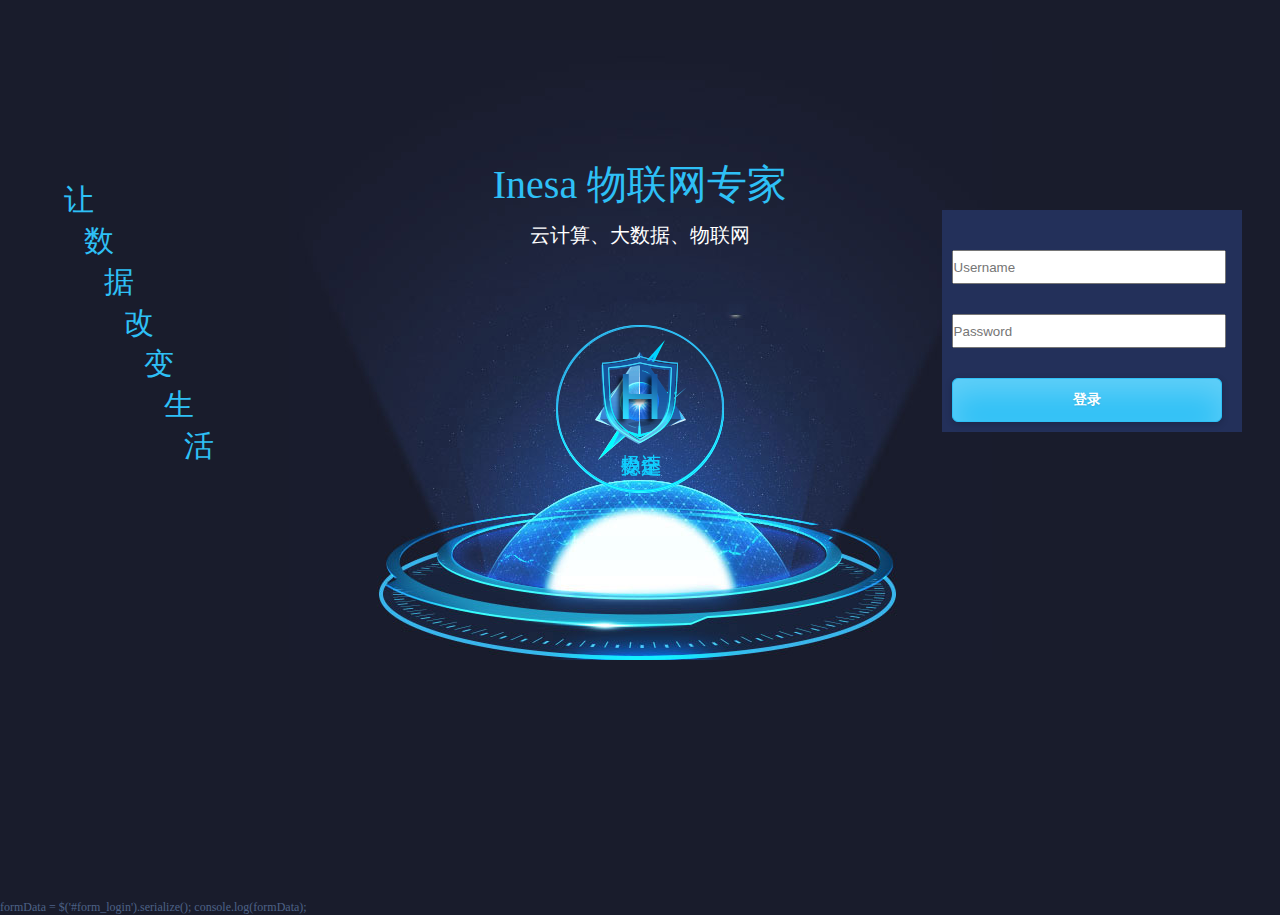
<file: webserver/html/index.html>
<!DOCTYPE html>
<html><head><meta http-equiv="Content-Type" content="text/html; charset=UTF-8">
<meta charset="UTF-8">
<title>Inesa Gateway管理平台</title>
<link rel="stylesheet" type="text/css" href="css/style2.0.css">
<style type="text/css">
	ul li{font-size: 30px;color:#2ec0f6;}
	.tyg-div{z-index:-1000;float:left;position:absolute;left:5%;top:20%;}
	.tyg-p{
		font-size: 14px;
	    font-family: 'microsoft yahei';
	    position: absolute;
	    top: 135px;
	    left: 60px;
	}
	.tyg-div-denglv{
		z-index:1000;float:right;position:absolute;right:3%;top:10%;
	}
	.tyg-div-form{
		background-color: #23305a;
		width:300px;
		height:auto;
		margin:120px auto 0 auto;
		color:#2ec0f6;
	}
	.tyg-div-form form {padding:10px;}
	.tyg-div-form form input[type="text"]{
		width: 270px;
	    height: 30px;
	    margin: 25px 10px 0px 0px;
	}
	.tyg-div-form form input[type="password"]{
		width: 270px;
	    height: 30px;
	    margin: 25px 10px 0px 0px;
	}
	.tyg-div-form form button {
	    cursor: pointer;
	    width: 270px;
	    height: 44px;
	    margin-top: 25px;
	    padding: 0;
	    background: #2ec0f6;
	    -moz-border-radius: 6px;
	    -webkit-border-radius: 6px;
	    border-radius: 6px;
	    border: 1px solid #2ec0f6;
	    -moz-box-shadow:
	        0 15px 30px 0 rgba(255,255,255,.25) inset,
	        0 2px 7px 0 rgba(0,0,0,.2);
	    -webkit-box-shadow:
	        0 15px 30px 0 rgba(255,255,255,.25) inset,
	        0 2px 7px 0 rgba(0,0,0,.2);
	    box-shadow:
	        0 15px 30px 0 rgba(255,255,255,.25) inset,
	        0 2px 7px 0 rgba(0,0,0,.2);
	    font-family: 'PT Sans', Helvetica, Arial, sans-serif;
	    font-size: 14px;
	    font-weight: 700;
	    color: #fff;
	    text-shadow: 0 1px 2px rgba(0,0,0,.1);
	    -o-transition: all .2s;
	    -moz-transition: all .2s;
	    -webkit-transition: all .2s;
	    -ms-transition: all .2s;
}
</style>
<body>
<div class="tyg-div">
	<ul>
    	<li>让</li>
    	<li><div style="margin-left:20px;">数</div></li>
    	<li><div style="margin-left:40px;">据</div></li>
    	<li><div style="margin-left:60px;">改</div></li>
    	<li><div style="margin-left:80px;">变</div></li>
    	<li><div style="margin-left:100px;">生</div></li>
    	<li><div style="margin-left:120px;">活</div></li>
    </ul>
</div> 
<div id="contPar" class="contPar">
	<div id="page1"  style="z-index:1;">
		<div class="title0">Inesa 物联网专家</div>
		<div class="title1">云计算、大数据、物联网</div>
		<div class="imgGroug">
			<ul>
				<img alt="" class="img0 png" src="./img/page1_0.png">
				<img alt="" class="img1 png" src="./img/page1_1.png">
				<img alt="" class="img2 png" src="./img/page1_2.png">
			</ul>
		</div>
		<img alt="" class="img3 png" src="./img/page1_3.jpg">
	</div>
</div>
<div class="tyg-div-denglv">
		<div class="tyg-div-form">

		<form name="formLogIn" id="form_login" action="/cgi-bin/login.cgi" method="POST">
			<div style="margin:5px 0px;">
				<input type="text" placeholder="Username" name="Username"/>
			</div>
			<div style="margin:5px 0px;">
				<input type="password" placeholder="Password" name="Password"/>
			</div>
			<div style="margin:5px 0px;">
				<p class="form-control-static" id="login_status" style="color:red"></p>
			</div>
			<!-- <button type="submit" value="Sign in">登<span style="width:20px;"></span>录</button> -->
			<button type="button" onclick="login()" value="Sign in">登<span style="width:20px;"></span>录</button>
		</form>
	</div>
</div>
<script>
function login()
{
	$.ajax({
		url:"cgi-bin/login.cgi",
		type:"POST",
		data:$('#form_login').serialize(),
		success:function(result){
			var objs = JSON.parse(result);
			if(objs.status == 1)
			{
				var cookies = objs.cookies;

				var date=new Date();
				var expiresDays=1;
			
				date.setTime(date.getTime()+expiresDays*24*3600*1000);

				document.cookie=cookies+";" + "expires="+date.toGMTString();

				window.location.href="home.html";
			}else if(objs.status == 0)
			{
				window.location.href="home.html";
			}
			else
			{
				$("#login_status").text("用户名或密码错误"); 
			}
		},
		error:function(){
			window.alert("通讯错误"); 
		}
	});
}
</script>
<script type="text/javascript" src="./js/jquery-1.8.0.min.js"></script>
<!DOCTYPE HTML>
<html>
<head>
<title>Inesa Gateway</title>
<link href="css/style.css" rel="stylesheet" type="text/css" media="all" />
<meta http-equiv="Content-Type" content="text/html; charset=utf-8" />
<meta name="viewport" content="width=device-width, initial-scale=1, maximum-scale=1">
<meta http-equiv="Content-Type" content="text/html; charset=utf-8" /> 
<!-- -->
<script>
var __links = document.querySelectorAll('a');function __linkClick(e) { parent.window.postMessage(this.href, '*');} ;for (var i = 0, l = __links.length; i < l; i++) {if ( __links[i].getAttribute('data-t') == '_blank' ) { __links[i].addEventListener('click', __linkClick, false);}}</script>
<script src="js/jquery.min.js"></script>
<script>$(document).ready(function(c) {
	$('.alert-close').on('click', function(c){
		$('.message').fadeOut('slow', function(c){
	  		$('.message').remove();
		});
	});	  
});
</script>
</head>

</html>
<script type="text/javascript" src="./js/com.js"></script>
<!--[if IE 6]>
<script language="javascript" type="text/javascript" src="./script/ie6_png.js"></script>
<script language="javascript" type="text/javascript">
DD_belatedPNG.fix(".png");
</script>
<![endif]-->


</body>
</html>formData = $('#form_login').serialize();
	console.log(formData);
</file>
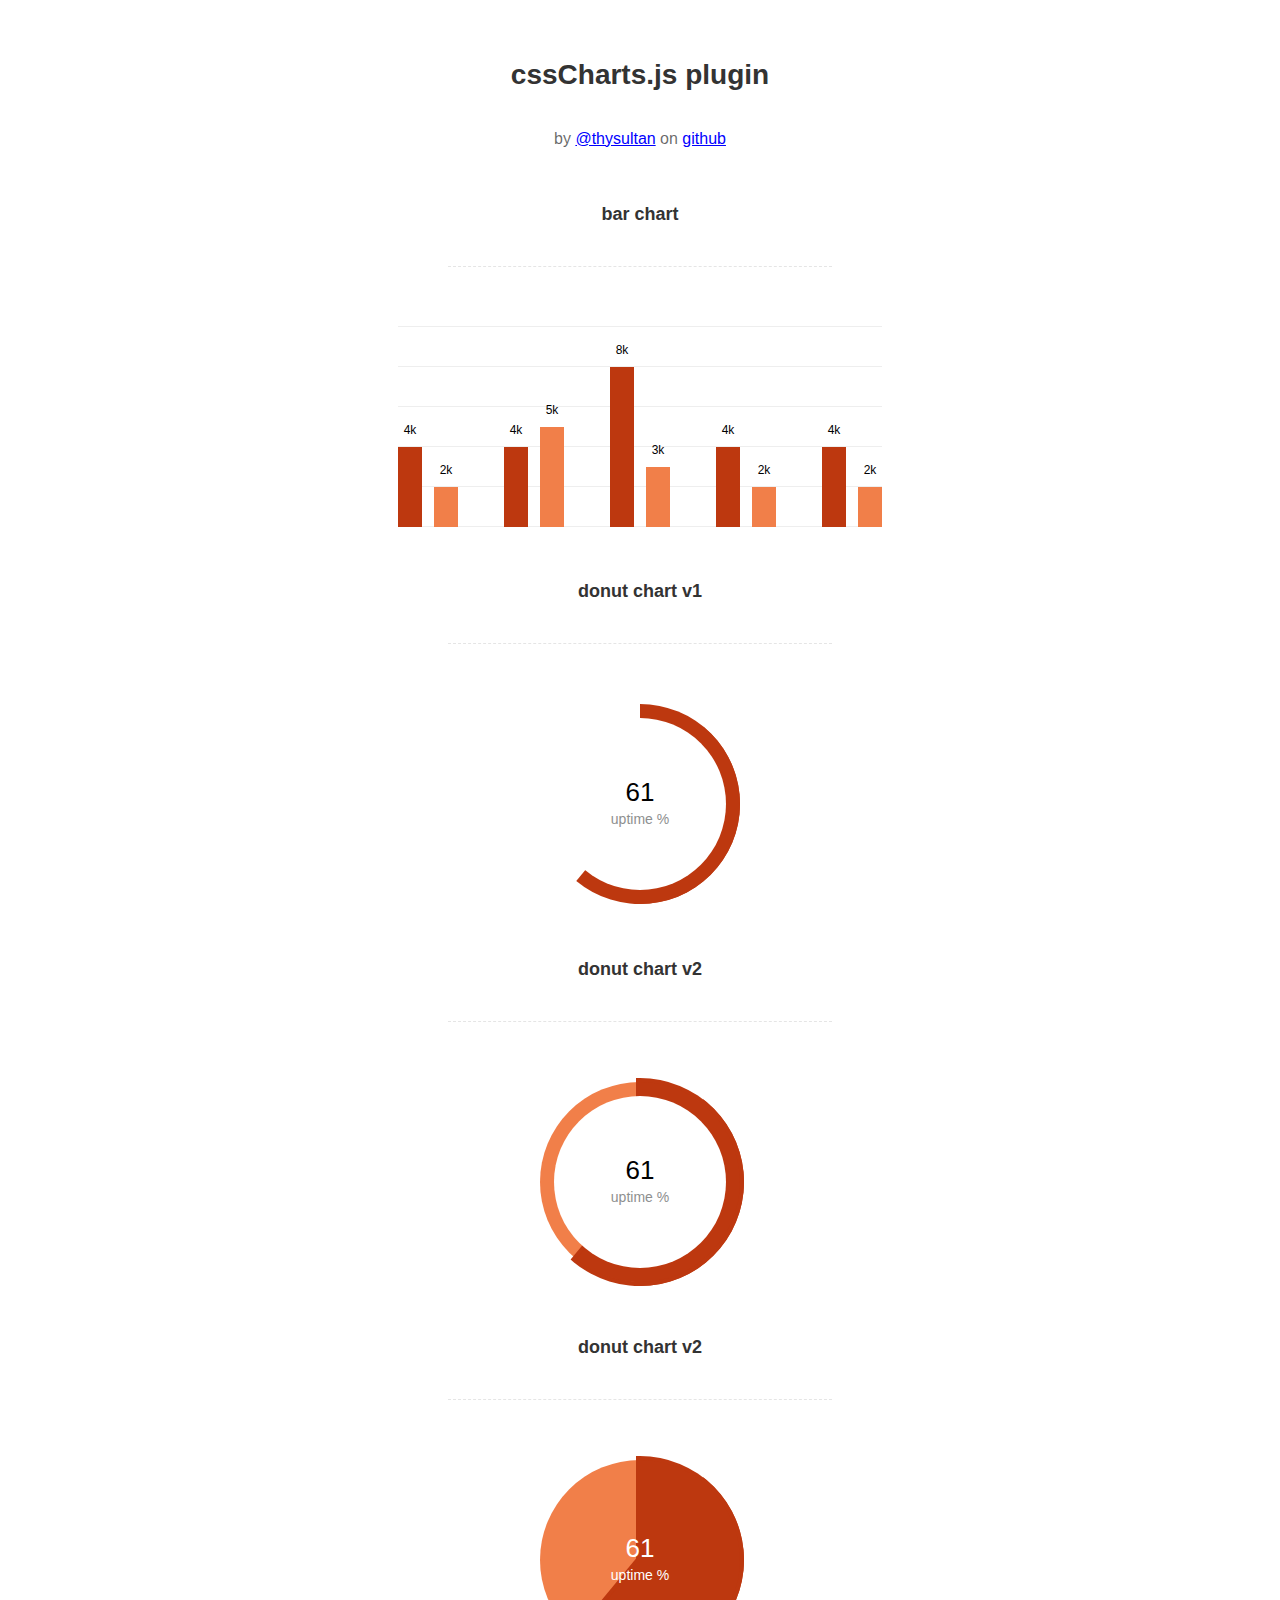
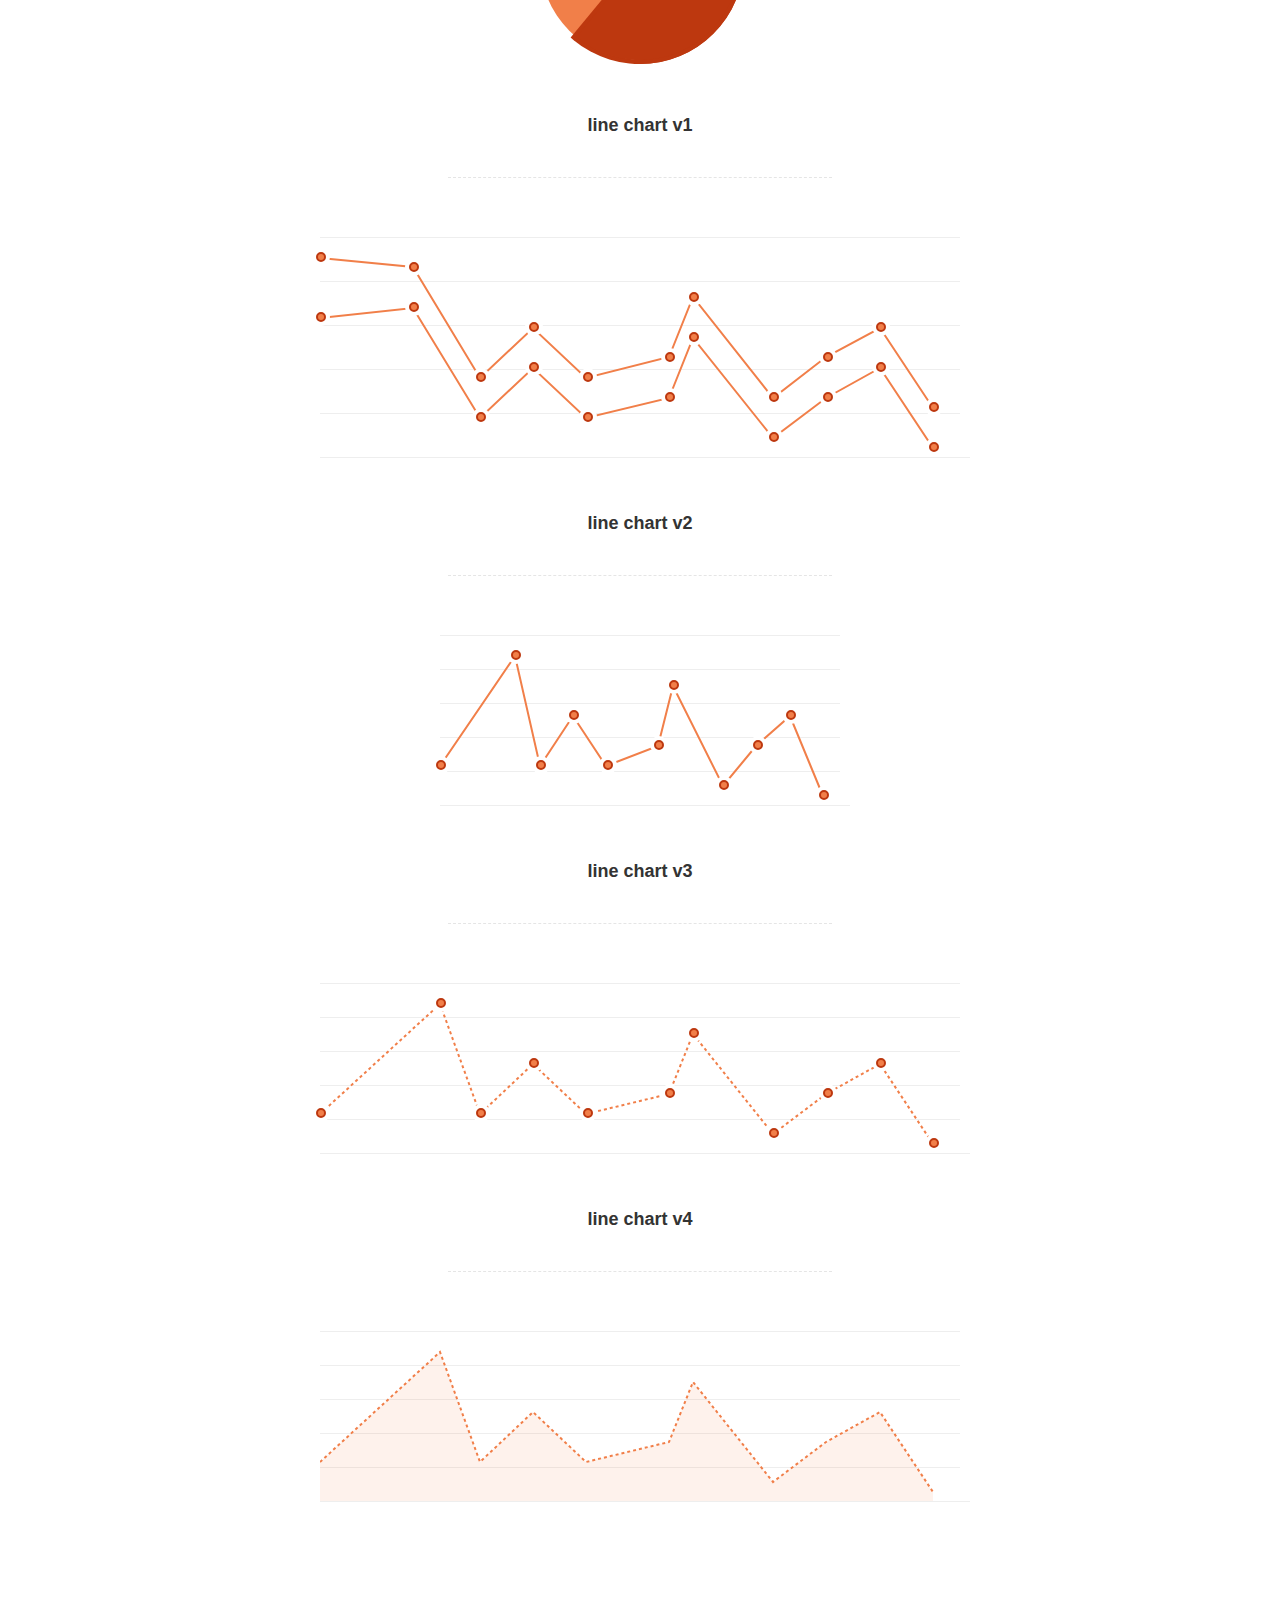
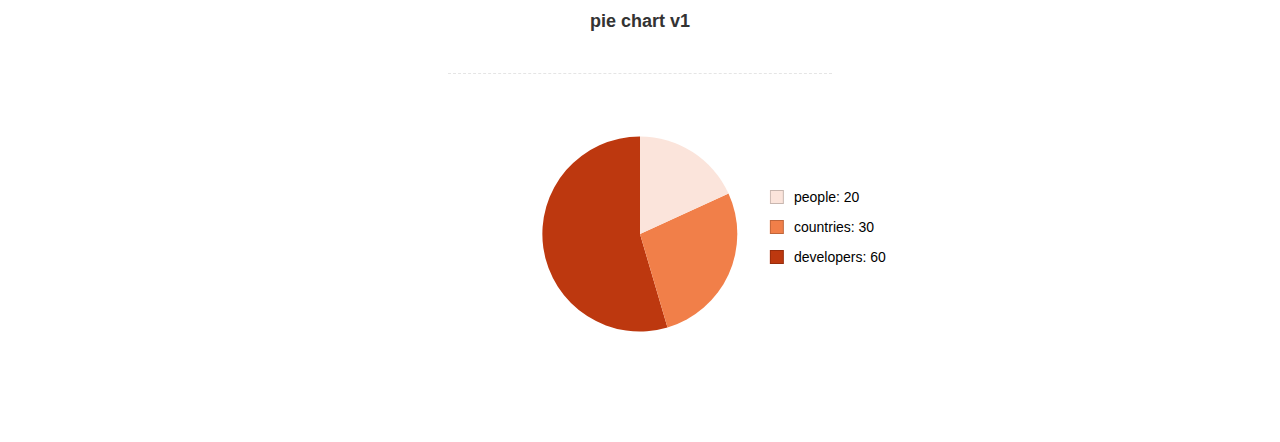
<file: webserver/html/js/Lightweight-Chart/index.html>
<!doctype html>
<html>
    <head>
        <meta charset="utf-8">
        <meta name="description" content="A jquery plugin to create simple donut, bar or line charts with dom nodes, style with css.">
        <meta name="viewport" content="width=device-width, initial-scale=1">
        <title>cssCharts.js - jquery css charts</title>
        <script src="https://ajax.googleapis.com/ajax/libs/jquery/2.1.3/jquery.min.js"></script>

        <link rel="stylesheet" href="cssCharts.css">
        <script src="jquery.chart.js"></script>

        <style>
          /* page specific styles*/
          h1{text-align:center;font-family:sans-serif;font-size:28px;color:#333;padding:40px 0 0 0;}
          h2{text-align:center;font-family:sans-serif;font-size:18px;color:#333;padding:40px 0 0 0;}
          hr{width:60%;height:1px;background:none;border:none;border-bottom:1px dashed rgba(0,0,0,0.1);outline:none;margin:40px auto 60px auto;}

          .desc p{text-align:center;font-size:16px;color:rgba(0,0,0,0.6);padding:20px 0 0 0;font-family:sans-serif;}
          .desc a{color:blue;}
          .wrap{margin:0 auto;width:640px;padding-bottom:100px;}
          #line{width:400px;}
          /* page specific styles*/
        </style>
    </head>
    <body>
      <div class="wrap">

        <div class="desc">
          <h1>cssCharts.js plugin</h1><p>by
          <a href="http://twitter.com/thysultan">@thysultan</a> on
          <a href="https://github.com/sultantarimo/cssCharts.js">github</a>
        </p>
        </div>

        <h2>bar chart</h2>
        <hr>

        <div class="chart">
            <ul class="bar-chart" data-bars="[4,2],[4,5],[8,3],[4,2],[4,2]" data-max="10" data-unit="k" data-width="24"></ul>
        </div>
        <!-- data max is the 100% point of the graph -->
        <!-- set data-grid to 0 for no grid -->
        <!-- data-width is the individual bars width -->

        <h2>donut chart v1</h2>
        <hr>

        <div class="chart">
          <div class="donut-chart" data-percent="0.61" data-title="uptime %"></div>
        </div>

        <h2>donut chart v2</h2>
        <hr>

        <div class="chart">
          <div class="donut-chart fill" data-percent="0.61" data-title="uptime %"></div>
        </div>

        <h2>donut chart v2</h2>
        <hr>

        <div class="chart">
          <div class="donut-chart pie-chart fill" data-percent="0.61" data-title="uptime %"></div>
        </div>
        <!-- pie-chart class for pie chart -->
        <!-- fill class for default donut fill enabled-->

        <h2>line chart v1</h2>
        <hr>

        <div class="chart">
          <ul data-cord="[[0,70,120,160,200,262,280,340,380,420,460],[140,150,40,90,40,60,120,20,60,90,10]],[[0,70,120,160,200,262,280,340,380,420,460],[200,190,80,130,80,100,160,60,100,130,50]]"  class="line-chart"></ul>
        </div>
        <!-- multiple graphs [[x cords],[y cords]] [[x cords],[y cords]] -->

        <h2>line chart v2</h2>
        <hr>

        <div class="chart" id="line">
          <ul data-cord="[0,90,120,160,200,262,280,340,380,420,460],[40,150,40,90,40,60,120,20,60,90,10]" class="line-chart"></ul>
        </div>

        <h2>line chart v3</h2>
        <hr>

        <div class="chart dotted">
          <ul data-cord="[0,90,120,160,200,262,280,340,380,420,460],[40,150,40,90,40,60,120,20,60,90,10]" class="line-chart"></ul>
        </div>

        <h2>line chart v4</h2>
        <hr>

        <div class="chart dotted">
          <ul data-cord="[0,90,120,160,200,262,280,340,380,420,460],[40,150,40,90,40,60,120,20,60,90,10]" data-fill="1" class="line-chart no-points"></ul>
        </div>
        <!-- single graph [x cords],[y cords] -->


        <br><br><br>
        <h2>pie chart v1</h2>
        <hr>

        <div class="chart">
          <div class="pie-thychart" data-set='[["people", 20], ["countries",30], ["developers",60]]' data-colors="#FBE4DB,#F17F49,#BD380F"></div>
        </div>

      </div>

      <script>
        $(function() {
            $('.bar-chart').cssCharts({type:"bar"});
            $('.donut-chart').cssCharts({type:"donut"}).trigger('show-donut-chart');
            $('.line-chart').cssCharts({type:"line"});

            $('.pie-thychart').cssCharts({type:"pie"});
        });
      </script>
    </body>
</html>
</file>
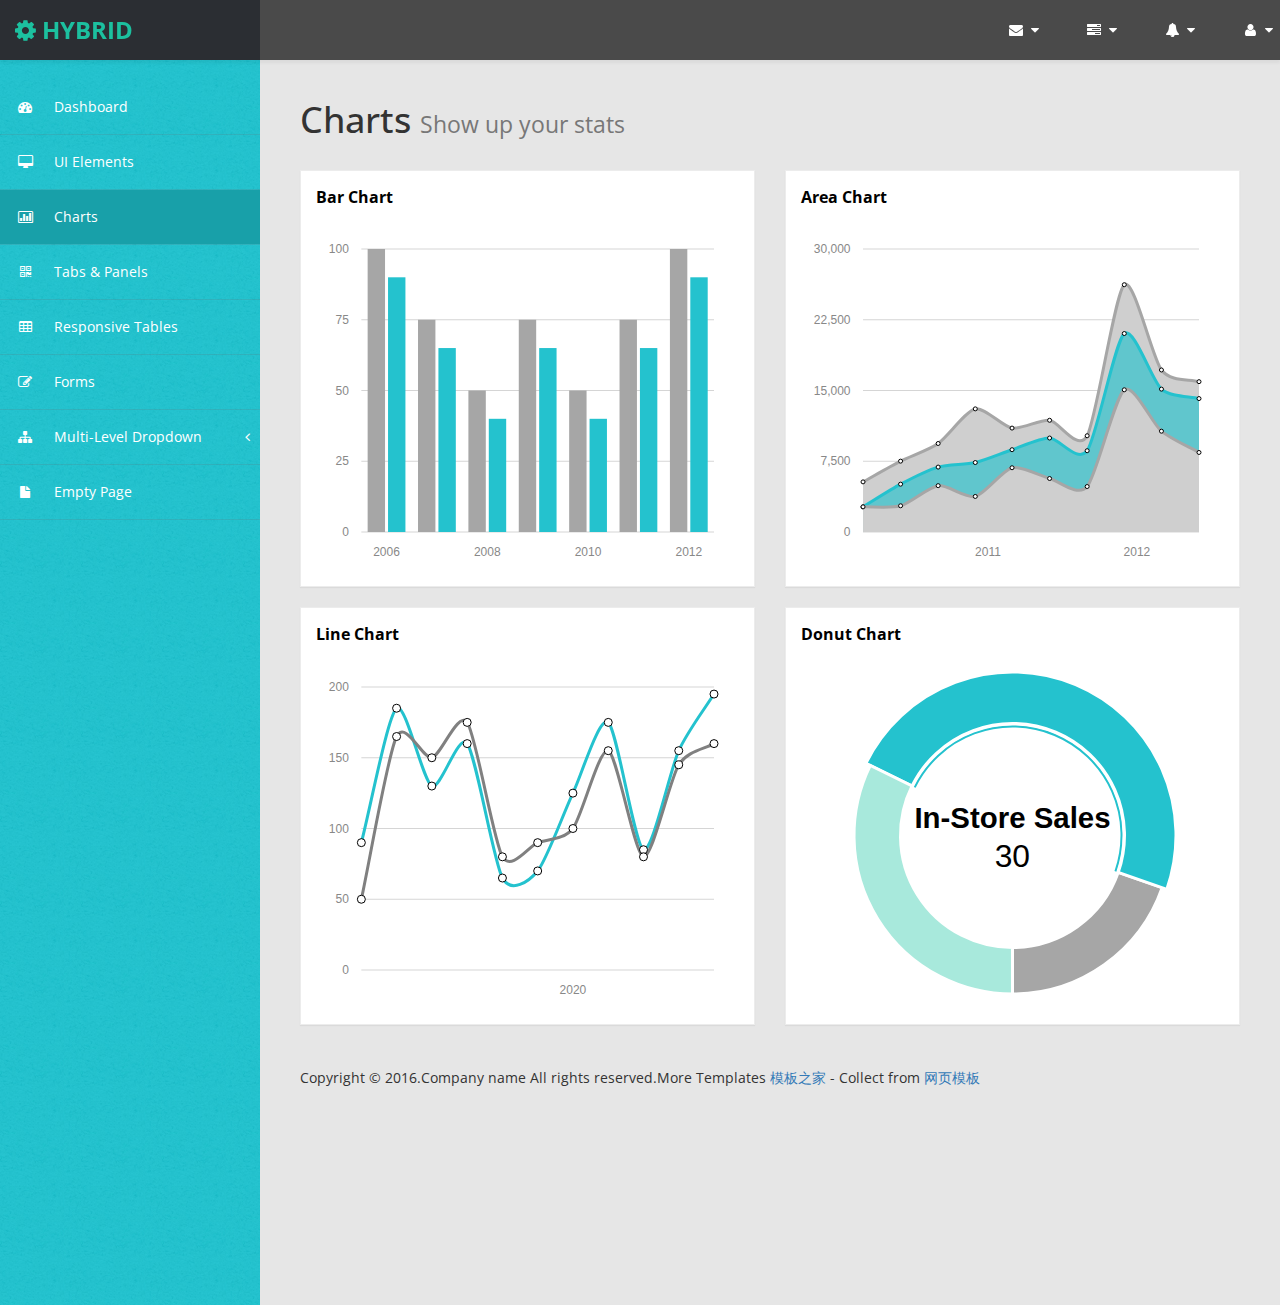
<file: webserver/html/chart.html>
﻿<!DOCTYPE html>
<html xmlns="http://www.w3.org/1999/xhtml">
<head>
      <meta charset="utf-8" />
    <meta name="viewport" content="width=device-width, initial-scale=1.0" />
    <title></title>
	<!-- Bootstrap Styles-->
    <link href="assets/css/bootstrap.css" rel="stylesheet" />
     <!-- FontAwesome Styles-->
    <link href="assets/css/font-awesome.css" rel="stylesheet" />
     <!-- Morris Chart Styles-->
    <link href="assets/js/morris/morris-0.4.3.min.css" rel="stylesheet" />
        <!-- Custom Styles-->
    <link href="assets/css/custom-styles.css" rel="stylesheet" />
     <!-- Google Fonts-->
   <link href='https://fonts.googleapis.com/css?family=Open+Sans' rel='stylesheet' type='text/css' />
</head>
<body>
    <div id="wrapper">
        <nav class="navbar navbar-default top-navbar" role="navigation">
            <div class="navbar-header">
                <button type="button" class="navbar-toggle" data-toggle="collapse" data-target=".sidebar-collapse">
                    <span class="sr-only">Toggle navigation</span>
                    <span class="icon-bar"></span>
                    <span class="icon-bar"></span>
                    <span class="icon-bar"></span>
                </button>
                <a class="navbar-brand" href="index.html"><i class="fa fa-gear"></i> <strong>HYBRID</strong></a>
            </div>

            <ul class="nav navbar-top-links navbar-right">
                <li class="dropdown">
                    <a class="dropdown-toggle" data-toggle="dropdown" href="#" aria-expanded="false">
                        <i class="fa fa-envelope fa-fw"></i> <i class="fa fa-caret-down"></i>
                    </a>
                    <ul class="dropdown-menu dropdown-messages">
                        <li>
                            <a href="#">
                                <div>
                                    <strong>John Doe</strong>
                                    <span class="pull-right text-muted">
                                        <em>Today</em>
                                    </span>
                                </div>
                                <div>Lorem Ipsum has been the industry's standard dummy text ever since the 1500s...</div>
                            </a>
                        </li>
                        <li class="divider"></li>
                        <li>
                            <a href="#">
                                <div>
                                    <strong>John Smith</strong>
                                    <span class="pull-right text-muted">
                                        <em>Yesterday</em>
                                    </span>
                                </div>
                                <div>Lorem Ipsum has been the industry's standard dummy text ever since an kwilnw...</div>
                            </a>
                        </li>
                        <li class="divider"></li>
                        <li>
                            <a href="#">
                                <div>
                                    <strong>John Smith</strong>
                                    <span class="pull-right text-muted">
                                        <em>Yesterday</em>
                                    </span>
                                </div>
                                <div>Lorem Ipsum has been the industry's standard dummy text ever since the...</div>
                            </a>
                        </li>
                        <li class="divider"></li>
                        <li>
                            <a class="text-center" href="#">
                                <strong>Read All Messages</strong>
                                <i class="fa fa-angle-right"></i>
                            </a>
                        </li>
                    </ul>
                    <!-- /.dropdown-messages -->
                </li>
                <!-- /.dropdown -->
                <li class="dropdown">
                    <a class="dropdown-toggle" data-toggle="dropdown" href="#" aria-expanded="false">
                        <i class="fa fa-tasks fa-fw"></i> <i class="fa fa-caret-down"></i>
                    </a>
                    <ul class="dropdown-menu dropdown-tasks">
                        <li>
                            <a href="#">
                                <div>
                                    <p>
                                        <strong>Task 1</strong>
                                        <span class="pull-right text-muted">60% Complete</span>
                                    </p>
                                    <div class="progress progress-striped active">
                                        <div class="progress-bar progress-bar-success" role="progressbar" aria-valuenow="60" aria-valuemin="0" aria-valuemax="100" style="width: 60%">
                                            <span class="sr-only">60% Complete (success)</span>
                                        </div>
                                    </div>
                                </div>
                            </a>
                        </li>
                        <li class="divider"></li>
                        <li>
                            <a href="#">
                                <div>
                                    <p>
                                        <strong>Task 2</strong>
                                        <span class="pull-right text-muted">28% Complete</span>
                                    </p>
                                    <div class="progress progress-striped active">
                                        <div class="progress-bar progress-bar-info" role="progressbar" aria-valuenow="28" aria-valuemin="0" aria-valuemax="100" style="width: 28%">
                                            <span class="sr-only">28% Complete</span>
                                        </div>
                                    </div>
                                </div>
                            </a>
                        </li>
                        <li class="divider"></li>
                        <li>
                            <a href="#">
                                <div>
                                    <p>
                                        <strong>Task 3</strong>
                                        <span class="pull-right text-muted">60% Complete</span>
                                    </p>
                                    <div class="progress progress-striped active">
                                        <div class="progress-bar progress-bar-warning" role="progressbar" aria-valuenow="60" aria-valuemin="0" aria-valuemax="100" style="width: 60%">
                                            <span class="sr-only">60% Complete (warning)</span>
                                        </div>
                                    </div>
                                </div>
                            </a>
                        </li>
                        <li class="divider"></li>
                        <li>
                            <a href="#">
                                <div>
                                    <p>
                                        <strong>Task 4</strong>
                                        <span class="pull-right text-muted">85% Complete</span>
                                    </p>
                                    <div class="progress progress-striped active">
                                        <div class="progress-bar progress-bar-danger" role="progressbar" aria-valuenow="85" aria-valuemin="0" aria-valuemax="100" style="width: 85%">
                                            <span class="sr-only">85% Complete (danger)</span>
                                        </div>
                                    </div>
                                </div>
                            </a>
                        </li>
                        <li class="divider"></li>
                        <li>
                            <a class="text-center" href="#">
                                <strong>See All Tasks</strong>
                                <i class="fa fa-angle-right"></i>
                            </a>
                        </li>
                    </ul>
                    <!-- /.dropdown-tasks -->
                </li>
                <!-- /.dropdown -->
                <li class="dropdown">
                    <a class="dropdown-toggle" data-toggle="dropdown" href="#" aria-expanded="false">
                        <i class="fa fa-bell fa-fw"></i> <i class="fa fa-caret-down"></i>
                    </a>
                    <ul class="dropdown-menu dropdown-alerts">
                        <li>
                            <a href="#">
                                <div>
                                    <i class="fa fa-comment fa-fw"></i> New Comment
                                    <span class="pull-right text-muted small">4 min</span>
                                </div>
                            </a>
                        </li>
                        <li class="divider"></li>
                        <li>
                            <a href="#">
                                <div>
                                    <i class="fa fa-twitter fa-fw"></i> 3 New Followers
                                    <span class="pull-right text-muted small">12 min</span>
                                </div>
                            </a>
                        </li>
                        <li class="divider"></li>
                        <li>
                            <a href="#">
                                <div>
                                    <i class="fa fa-envelope fa-fw"></i> Message Sent
                                    <span class="pull-right text-muted small">4 min</span>
                                </div>
                            </a>
                        </li>
                        <li class="divider"></li>
                        <li>
                            <a href="#">
                                <div>
                                    <i class="fa fa-tasks fa-fw"></i> New Task
                                    <span class="pull-right text-muted small">4 min</span>
                                </div>
                            </a>
                        </li>
                        <li class="divider"></li>
                        <li>
                            <a href="#">
                                <div>
                                    <i class="fa fa-upload fa-fw"></i> Server Rebooted
                                    <span class="pull-right text-muted small">4 min</span>
                                </div>
                            </a>
                        </li>
                        <li class="divider"></li>
                        <li>
                            <a class="text-center" href="#">
                                <strong>See All Alerts</strong>
                                <i class="fa fa-angle-right"></i>
                            </a>
                        </li>
                    </ul>
                    <!-- /.dropdown-alerts -->
                </li>
                <!-- /.dropdown -->
                <li class="dropdown">
                    <a class="dropdown-toggle" data-toggle="dropdown" href="#" aria-expanded="false">
                        <i class="fa fa-user fa-fw"></i> <i class="fa fa-caret-down"></i>
                    </a>
                    <ul class="dropdown-menu dropdown-user">
                        <li><a href="#"><i class="fa fa-user fa-fw"></i> User Profile</a>
                        </li>
                        <li><a href="#"><i class="fa fa-gear fa-fw"></i> Settings</a>
                        </li>
                        <li class="divider"></li>
                        <li><a href="#"><i class="fa fa-sign-out fa-fw"></i> Logout</a>
                        </li>
                    </ul>
                    <!-- /.dropdown-user -->
                </li>
                <!-- /.dropdown -->
            </ul>
        </nav>
        <!--/. NAV TOP  -->
        <nav class="navbar-default navbar-side" role="navigation">
            <div class="sidebar-collapse">
                <ul class="nav" id="main-menu">

                    <li>
                        <a href="index.html"><i class="fa fa-dashboard"></i> Dashboard</a>
                    </li>
                    <li>
                        <a href="ui-elements.html"><i class="fa fa-desktop"></i> UI Elements</a>
                    </li>
					<li>
                        <a href="chart.html" class="active-menu"><i class="fa fa-bar-chart-o"></i> Charts</a>
                    </li>
                    <li>
                        <a href="tab-panel.html"><i class="fa fa-qrcode"></i> Tabs & Panels</a>
                    </li>
                    
                    <li>
                        <a href="table.html"><i class="fa fa-table"></i> Responsive Tables</a>
                    </li>
                    <li>
                        <a href="form.html"><i class="fa fa-edit"></i> Forms </a>
                    </li>


                    <li>
                        <a href="#"><i class="fa fa-sitemap"></i> Multi-Level Dropdown<span class="fa arrow"></span></a>
                        <ul class="nav nav-second-level">
                            <li>
                                <a href="#">Second Level Link</a>
                            </li>
                            <li>
                                <a href="#">Second Level Link</a>
                            </li>
                            <li>
                                <a href="#">Second Level Link<span class="fa arrow"></span></a>
                                <ul class="nav nav-third-level">
                                    <li>
                                        <a href="#">Third Level Link</a>
                                    </li>
                                    <li>
                                        <a href="#">Third Level Link</a>
                                    </li>
                                    <li>
                                        <a href="#">Third Level Link</a>
                                    </li>

                                </ul>

                            </li>
                        </ul>
                    </li>
                    <li>
                        <a href="empty.html"><i class="fa fa-fw fa-file"></i> Empty Page</a>
                    </li>
                </ul>

            </div>

        </nav>
        <!-- /. NAV SIDE  -->
        <div id="page-wrapper" >
            <div id="page-inner">
			 <div class="row">
                    <div class="col-md-12">
                        <h1 class="page-header">
                            Charts <small>Show up your stats</small>
                        </h1>
                    </div>
                </div> 
                 <!-- /. ROW  -->
             
                <div class="row"> 
                    
                      
                               <div class="col-md-6 col-sm-12 col-xs-12">                     
                    <div class="panel panel-default">
                        <div class="panel-heading">
                            Bar Chart
                        </div>
                        <div class="panel-body">
                            <div id="morris-bar-chart"></div>
                        </div>
                    </div>            
                </div>
                      <div class="col-md-6 col-sm-12 col-xs-12">                     
                    <div class="panel panel-default">
                        <div class="panel-heading">
                            Area Chart
                        </div>
                        <div class="panel-body">
                            <div id="morris-area-chart"></div>
                        </div>
                    </div>            
                </div> 
                
           </div>
                 <!-- /. ROW  -->
                <div class="row">                     
                      
                               <div class="col-md-6 col-sm-12 col-xs-12">                     
                    <div class="panel panel-default">
                        <div class="panel-heading">
                            Line Chart
                        </div>
                        <div class="panel-body">
                            <div id="morris-line-chart"></div>
                        </div>
                    </div>            
                </div>
                      <div class="col-md-6 col-sm-12 col-xs-12">                     
                    <div class="panel panel-default">
                        <div class="panel-heading">
                            Donut Chart
                        </div>
                        <div class="panel-body">                            
							<div id="morris-donut-chart"></div>
                        </div>
                    </div>            
                </div> 
                
           </div>
                 <!-- /. ROW  -->
				 <footer><p>Copyright &copy; 2016.Company name All rights reserved.More Templates <a href="http://www.cssmoban.com/" target="_blank" title="模板之家">模板之家</a> - Collect from <a href="http://www.cssmoban.com/" title="网页模板" target="_blank">网页模板</a></p></footer>
				</div>
             <!-- /. PAGE INNER  -->
            </div>
         <!-- /. PAGE WRAPPER  -->
        </div>
     <!-- /. WRAPPER  -->
    <!-- JS Scripts-->
    <!-- jQuery Js -->
    <script src="assets/js/jquery-1.10.2.js"></script>
      <!-- Bootstrap Js -->
    <script src="assets/js/bootstrap.min.js"></script>
    <!-- Metis Menu Js -->
    <script src="assets/js/jquery.metisMenu.js"></script>
     <!-- Morris Chart Js -->
     <script src="assets/js/morris/raphael-2.1.0.min.js"></script>
    <script src="assets/js/morris/morris.js"></script>
      <!-- Custom Js -->
    <script src="assets/js/custom-scripts.js"></script>
    
   
</body>
</html>
</file>
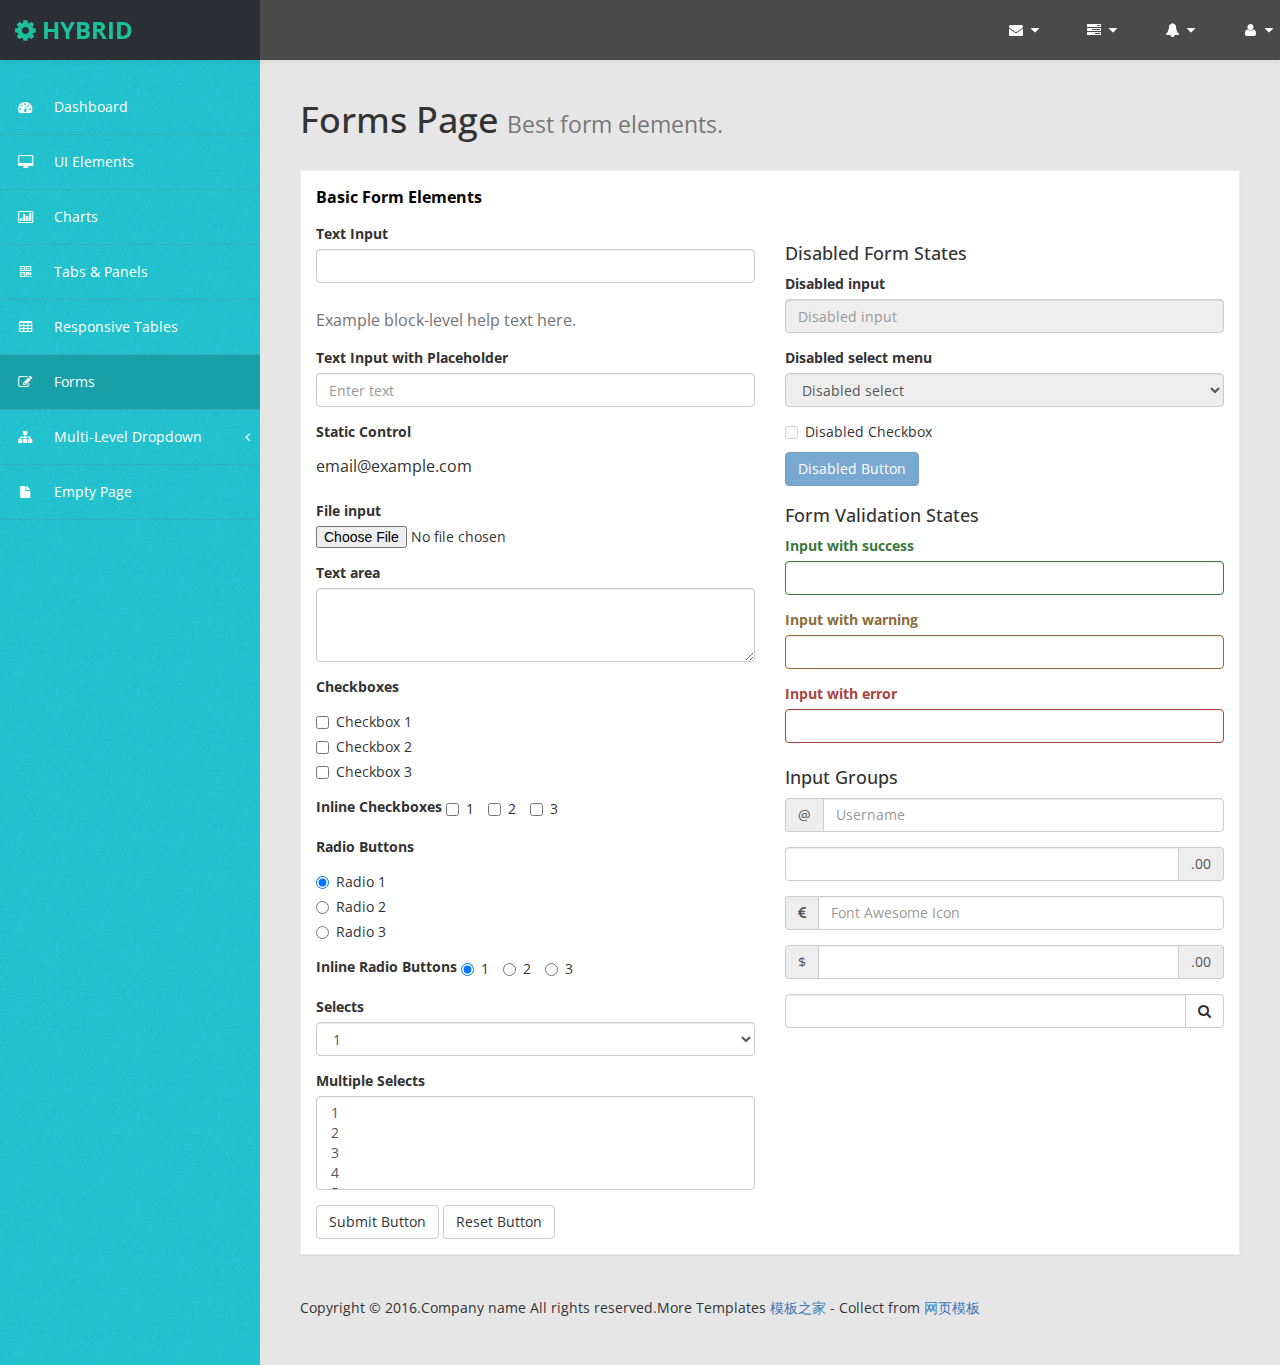
<file: webserver/html/form.html>
﻿<!DOCTYPE html>
<html xmlns="http://www.w3.org/1999/xhtml">
<head>
      <meta charset="utf-8" />
    <meta name="viewport" content="width=device-width, initial-scale=1.0" />
    <title></title>
	<!-- Bootstrap Styles-->
    <link href="assets/css/bootstrap.css" rel="stylesheet" />
     <!-- FontAwesome Styles-->
    <link href="assets/css/font-awesome.css" rel="stylesheet" />
        <!-- Custom Styles-->
    <link href="assets/css/custom-styles.css" rel="stylesheet" />
     <!-- Google Fonts-->
   <link href='https://fonts.googleapis.com/css?family=Open+Sans' rel='stylesheet' type='text/css' />
</head>
<body>
    <div id="wrapper">
        <nav class="navbar navbar-default top-navbar" role="navigation">
            <div class="navbar-header">
                <button type="button" class="navbar-toggle" data-toggle="collapse" data-target=".sidebar-collapse">
                    <span class="sr-only">Toggle navigation</span>
                    <span class="icon-bar"></span>
                    <span class="icon-bar"></span>
                    <span class="icon-bar"></span>
                </button>
                <a class="navbar-brand" href="index.html"><i class="fa fa-gear"></i> <strong>HYBRID</strong></a>
            </div>

            <ul class="nav navbar-top-links navbar-right">
                <li class="dropdown">
                    <a class="dropdown-toggle" data-toggle="dropdown" href="#" aria-expanded="false">
                        <i class="fa fa-envelope fa-fw"></i> <i class="fa fa-caret-down"></i>
                    </a>
                    <ul class="dropdown-menu dropdown-messages">
                        <li>
                            <a href="#">
                                <div>
                                    <strong>John Doe</strong>
                                    <span class="pull-right text-muted">
                                        <em>Today</em>
                                    </span>
                                </div>
                                <div>Lorem Ipsum has been the industry's standard dummy text ever since the 1500s...</div>
                            </a>
                        </li>
                        <li class="divider"></li>
                        <li>
                            <a href="#">
                                <div>
                                    <strong>John Smith</strong>
                                    <span class="pull-right text-muted">
                                        <em>Yesterday</em>
                                    </span>
                                </div>
                                <div>Lorem Ipsum has been the industry's standard dummy text ever since an kwilnw...</div>
                            </a>
                        </li>
                        <li class="divider"></li>
                        <li>
                            <a href="#">
                                <div>
                                    <strong>John Smith</strong>
                                    <span class="pull-right text-muted">
                                        <em>Yesterday</em>
                                    </span>
                                </div>
                                <div>Lorem Ipsum has been the industry's standard dummy text ever since the...</div>
                            </a>
                        </li>
                        <li class="divider"></li>
                        <li>
                            <a class="text-center" href="#">
                                <strong>Read All Messages</strong>
                                <i class="fa fa-angle-right"></i>
                            </a>
                        </li>
                    </ul>
                    <!-- /.dropdown-messages -->
                </li>
                <!-- /.dropdown -->
                <li class="dropdown">
                    <a class="dropdown-toggle" data-toggle="dropdown" href="#" aria-expanded="false">
                        <i class="fa fa-tasks fa-fw"></i> <i class="fa fa-caret-down"></i>
                    </a>
                    <ul class="dropdown-menu dropdown-tasks">
                        <li>
                            <a href="#">
                                <div>
                                    <p>
                                        <strong>Task 1</strong>
                                        <span class="pull-right text-muted">60% Complete</span>
                                    </p>
                                    <div class="progress progress-striped active">
                                        <div class="progress-bar progress-bar-success" role="progressbar" aria-valuenow="60" aria-valuemin="0" aria-valuemax="100" style="width: 60%">
                                            <span class="sr-only">60% Complete (success)</span>
                                        </div>
                                    </div>
                                </div>
                            </a>
                        </li>
                        <li class="divider"></li>
                        <li>
                            <a href="#">
                                <div>
                                    <p>
                                        <strong>Task 2</strong>
                                        <span class="pull-right text-muted">28% Complete</span>
                                    </p>
                                    <div class="progress progress-striped active">
                                        <div class="progress-bar progress-bar-info" role="progressbar" aria-valuenow="28" aria-valuemin="0" aria-valuemax="100" style="width: 28%">
                                            <span class="sr-only">28% Complete</span>
                                        </div>
                                    </div>
                                </div>
                            </a>
                        </li>
                        <li class="divider"></li>
                        <li>
                            <a href="#">
                                <div>
                                    <p>
                                        <strong>Task 3</strong>
                                        <span class="pull-right text-muted">60% Complete</span>
                                    </p>
                                    <div class="progress progress-striped active">
                                        <div class="progress-bar progress-bar-warning" role="progressbar" aria-valuenow="60" aria-valuemin="0" aria-valuemax="100" style="width: 60%">
                                            <span class="sr-only">60% Complete (warning)</span>
                                        </div>
                                    </div>
                                </div>
                            </a>
                        </li>
                        <li class="divider"></li>
                        <li>
                            <a href="#">
                                <div>
                                    <p>
                                        <strong>Task 4</strong>
                                        <span class="pull-right text-muted">85% Complete</span>
                                    </p>
                                    <div class="progress progress-striped active">
                                        <div class="progress-bar progress-bar-danger" role="progressbar" aria-valuenow="85" aria-valuemin="0" aria-valuemax="100" style="width: 85%">
                                            <span class="sr-only">85% Complete (danger)</span>
                                        </div>
                                    </div>
                                </div>
                            </a>
                        </li>
                        <li class="divider"></li>
                        <li>
                            <a class="text-center" href="#">
                                <strong>See All Tasks</strong>
                                <i class="fa fa-angle-right"></i>
                            </a>
                        </li>
                    </ul>
                    <!-- /.dropdown-tasks -->
                </li>
                <!-- /.dropdown -->
                <li class="dropdown">
                    <a class="dropdown-toggle" data-toggle="dropdown" href="#" aria-expanded="false">
                        <i class="fa fa-bell fa-fw"></i> <i class="fa fa-caret-down"></i>
                    </a>
                    <ul class="dropdown-menu dropdown-alerts">
                        <li>
                            <a href="#">
                                <div>
                                    <i class="fa fa-comment fa-fw"></i> New Comment
                                    <span class="pull-right text-muted small">4 min</span>
                                </div>
                            </a>
                        </li>
                        <li class="divider"></li>
                        <li>
                            <a href="#">
                                <div>
                                    <i class="fa fa-twitter fa-fw"></i> 3 New Followers
                                    <span class="pull-right text-muted small">12 min</span>
                                </div>
                            </a>
                        </li>
                        <li class="divider"></li>
                        <li>
                            <a href="#">
                                <div>
                                    <i class="fa fa-envelope fa-fw"></i> Message Sent
                                    <span class="pull-right text-muted small">4 min</span>
                                </div>
                            </a>
                        </li>
                        <li class="divider"></li>
                        <li>
                            <a href="#">
                                <div>
                                    <i class="fa fa-tasks fa-fw"></i> New Task
                                    <span class="pull-right text-muted small">4 min</span>
                                </div>
                            </a>
                        </li>
                        <li class="divider"></li>
                        <li>
                            <a href="#">
                                <div>
                                    <i class="fa fa-upload fa-fw"></i> Server Rebooted
                                    <span class="pull-right text-muted small">4 min</span>
                                </div>
                            </a>
                        </li>
                        <li class="divider"></li>
                        <li>
                            <a class="text-center" href="#">
                                <strong>See All Alerts</strong>
                                <i class="fa fa-angle-right"></i>
                            </a>
                        </li>
                    </ul>
                    <!-- /.dropdown-alerts -->
                </li>
                <!-- /.dropdown -->
                <li class="dropdown">
                    <a class="dropdown-toggle" data-toggle="dropdown" href="#" aria-expanded="false">
                        <i class="fa fa-user fa-fw"></i> <i class="fa fa-caret-down"></i>
                    </a>
                    <ul class="dropdown-menu dropdown-user">
                        <li><a href="#"><i class="fa fa-user fa-fw"></i> User Profile</a>
                        </li>
                        <li><a href="#"><i class="fa fa-gear fa-fw"></i> Settings</a>
                        </li>
                        <li class="divider"></li>
                        <li><a href="#"><i class="fa fa-sign-out fa-fw"></i> Logout</a>
                        </li>
                    </ul>
                    <!-- /.dropdown-user -->
                </li>
                <!-- /.dropdown -->
            </ul>
        </nav>
        <!--/. NAV TOP  -->
        <nav class="navbar-default navbar-side" role="navigation">
            <div class="sidebar-collapse">
                <ul class="nav" id="main-menu">

                    <li>
                        <a href="index.html"><i class="fa fa-dashboard"></i> Dashboard</a>
                    </li>
                    <li>
                        <a href="ui-elements.html"><i class="fa fa-desktop"></i> UI Elements</a>
                    </li>
					<li>
                        <a href="chart.html"><i class="fa fa-bar-chart-o"></i> Charts</a>
                    </li>
                    <li>
                        <a href="tab-panel.html"><i class="fa fa-qrcode"></i> Tabs & Panels</a>
                    </li>
                    
                    <li>
                        <a href="table.html"><i class="fa fa-table"></i> Responsive Tables</a>
                    </li>
                    <li>
                        <a href="form.html" class="active-menu"><i class="fa fa-edit"></i> Forms </a>
                    </li>


                    <li>
                        <a href="#"><i class="fa fa-sitemap"></i> Multi-Level Dropdown<span class="fa arrow"></span></a>
                        <ul class="nav nav-second-level">
                            <li>
                                <a href="#">Second Level Link</a>
                            </li>
                            <li>
                                <a href="#">Second Level Link</a>
                            </li>
                            <li>
                                <a href="#">Second Level Link<span class="fa arrow"></span></a>
                                <ul class="nav nav-third-level">
                                    <li>
                                        <a href="#">Third Level Link</a>
                                    </li>
                                    <li>
                                        <a href="#">Third Level Link</a>
                                    </li>
                                    <li>
                                        <a href="#">Third Level Link</a>
                                    </li>

                                </ul>

                            </li>
                        </ul>
                    </li>
                    <li>
                        <a href="empty.html"><i class="fa fa-fw fa-file"></i> Empty Page</a>
                    </li>
                </ul>

            </div>

        </nav>
        <!-- /. NAV SIDE  -->
        <div id="page-wrapper" >
            <div id="page-inner">
			 <div class="row">
                    <div class="col-md-12">
                        <h1 class="page-header">
                            Forms Page <small>Best form elements.</small>
                        </h1>
                    </div>
                </div> 
                 <!-- /. ROW  -->
              <div class="row">
                <div class="col-lg-12">
                    <div class="panel panel-default">
                        <div class="panel-heading">
                            Basic Form Elements
                        </div>
                        <div class="panel-body">
                            <div class="row">
                                <div class="col-lg-6">
                                    <form role="form">
                                        <div class="form-group">
                                            <label>Text Input</label>
                                            <input class="form-control">
                                            <p class="help-block">Example block-level help text here.</p>
                                        </div>
                                        <div class="form-group">
                                            <label>Text Input with Placeholder</label>
                                            <input class="form-control" placeholder="Enter text">
                                        </div>
                                        <div class="form-group">
                                            <label>Static Control</label>
                                            <p class="form-control-static">email@example.com</p>
                                        </div>
                                        <div class="form-group">
                                            <label>File input</label>
                                            <input type="file">
                                        </div>
                                        <div class="form-group">
                                            <label>Text area</label>
                                            <textarea class="form-control" rows="3"></textarea>
                                        </div>
                                        <div class="form-group">
                                            <label>Checkboxes</label>
                                            <div class="checkbox">
                                                <label>
                                                    <input type="checkbox" value="">Checkbox 1
                                                </label>
                                            </div>
                                            <div class="checkbox">
                                                <label>
                                                    <input type="checkbox" value="">Checkbox 2
                                                </label>
                                            </div>
                                            <div class="checkbox">
                                                <label>
                                                    <input type="checkbox" value="">Checkbox 3
                                                </label>
                                            </div>
                                        </div>
                                        <div class="form-group">
                                            <label>Inline Checkboxes</label>
                                            <label class="checkbox-inline">
                                                <input type="checkbox">1
                                            </label>
                                            <label class="checkbox-inline">
                                                <input type="checkbox">2
                                            </label>
                                            <label class="checkbox-inline">
                                                <input type="checkbox">3
                                            </label>
                                        </div>
                                        <div class="form-group">
                                            <label>Radio Buttons</label>
                                            <div class="radio">
                                                <label>
                                                    <input type="radio" name="optionsRadios" id="optionsRadios1" value="option1" checked="">Radio 1
                                                </label>
                                            </div>
                                            <div class="radio">
                                                <label>
                                                    <input type="radio" name="optionsRadios" id="optionsRadios2" value="option2">Radio 2
                                                </label>
                                            </div>
                                            <div class="radio">
                                                <label>
                                                    <input type="radio" name="optionsRadios" id="optionsRadios3" value="option3">Radio 3
                                                </label>
                                            </div>
                                        </div>
                                        <div class="form-group">
                                            <label>Inline Radio Buttons</label>
                                            <label class="radio-inline">
                                                <input type="radio" name="optionsRadiosInline" id="optionsRadiosInline1" value="option1" checked="">1
                                            </label>
                                            <label class="radio-inline">
                                                <input type="radio" name="optionsRadiosInline" id="optionsRadiosInline2" value="option2">2
                                            </label>
                                            <label class="radio-inline">
                                                <input type="radio" name="optionsRadiosInline" id="optionsRadiosInline3" value="option3">3
                                            </label>
                                        </div>
                                        <div class="form-group">
                                            <label>Selects</label>
                                            <select class="form-control">
                                                <option>1</option>
                                                <option>2</option>
                                                <option>3</option>
                                                <option>4</option>
                                                <option>5</option>
                                            </select>
                                        </div>
                                        <div class="form-group">
                                            <label>Multiple Selects</label>
                                            <select multiple="" class="form-control">
                                                <option>1</option>
                                                <option>2</option>
                                                <option>3</option>
                                                <option>4</option>
                                                <option>5</option>
                                            </select>
                                        </div>
                                        <button type="submit" class="btn btn-default">Submit Button</button>
                                        <button type="reset" class="btn btn-default">Reset Button</button>
                                    </form>
                                </div>
                                <!-- /.col-lg-6 (nested) -->
                                <div class="col-lg-6">
                                    <h4>Disabled Form States</h4>
                                    <form role="form">
                                        <fieldset disabled="">
                                            <div class="form-group">
                                                <label for="disabledSelect">Disabled input</label>
                                                <input class="form-control" id="disabledInput" type="text" placeholder="Disabled input" disabled="">
                                            </div>
                                            <div class="form-group">
                                                <label for="disabledSelect">Disabled select menu</label>
                                                <select id="disabledSelect" class="form-control">
                                                    <option>Disabled select</option>
                                                </select>
                                            </div>
                                            <div class="checkbox">
                                                <label>
                                                    <input type="checkbox">Disabled Checkbox
                                                </label>
                                            </div>
                                            <button type="submit" class="btn btn-primary">Disabled Button</button>
                                        </fieldset>
                                    </form>
                                    <h4>Form Validation States</h4>
                                    <form role="form">
                                        <div class="form-group has-success">
                                            <label class="control-label" for="inputSuccess">Input with success</label>
                                            <input type="text" class="form-control" id="inputSuccess">
                                        </div>
                                        <div class="form-group has-warning">
                                            <label class="control-label" for="inputWarning">Input with warning</label>
                                            <input type="text" class="form-control" id="inputWarning">
                                        </div>
                                        <div class="form-group has-error">
                                            <label class="control-label" for="inputError">Input with error</label>
                                            <input type="text" class="form-control" id="inputError">
                                        </div>
                                    </form>
                                    <h4>Input Groups</h4>
                                    <form role="form">
                                        <div class="form-group input-group">
                                            <span class="input-group-addon">@</span>
                                            <input type="text" class="form-control" placeholder="Username">
                                        </div>
                                        <div class="form-group input-group">
                                            <input type="text" class="form-control">
                                            <span class="input-group-addon">.00</span>
                                        </div>
                                        <div class="form-group input-group">
                                            <span class="input-group-addon"><i class="fa fa-eur"></i>
                                            </span>
                                            <input type="text" class="form-control" placeholder="Font Awesome Icon">
                                        </div>
                                        <div class="form-group input-group">
                                            <span class="input-group-addon">$</span>
                                            <input type="text" class="form-control">
                                            <span class="input-group-addon">.00</span>
                                        </div>
                                        <div class="form-group input-group">
                                            <input type="text" class="form-control">
                                            <span class="input-group-btn">
                                                <button class="btn btn-default" type="button"><i class="fa fa-search"></i>
                                                </button>
                                            </span>
                                        </div>
                                    </form>
                                </div>
                                <!-- /.col-lg-6 (nested) -->
                            </div>
                            <!-- /.row (nested) -->
                        </div>
                        <!-- /.panel-body -->
                    </div>
                    <!-- /.panel -->
                </div>
                <!-- /.col-lg-12 -->
            </div>
			<footer><p>Copyright &copy; 2016.Company name All rights reserved.More Templates <a href="http://www.cssmoban.com/" target="_blank" title="模板之家">模板之家</a> - Collect from <a href="http://www.cssmoban.com/" title="网页模板" target="_blank">网页模板</a></p></footer>
			</div>
             <!-- /. PAGE INNER  -->
            </div>
         <!-- /. PAGE WRAPPER  -->
        </div>
     <!-- /. WRAPPER  -->
    <!-- JS Scripts-->
    <!-- jQuery Js -->
    <script src="assets/js/jquery-1.10.2.js"></script>
      <!-- Bootstrap Js -->
    <script src="assets/js/bootstrap.min.js"></script>
    <!-- Metis Menu Js -->
    <script src="assets/js/jquery.metisMenu.js"></script>
      <!-- Custom Js -->
    <script src="assets/js/custom-scripts.js"></script>
    
   
</body>
</html>
</file>
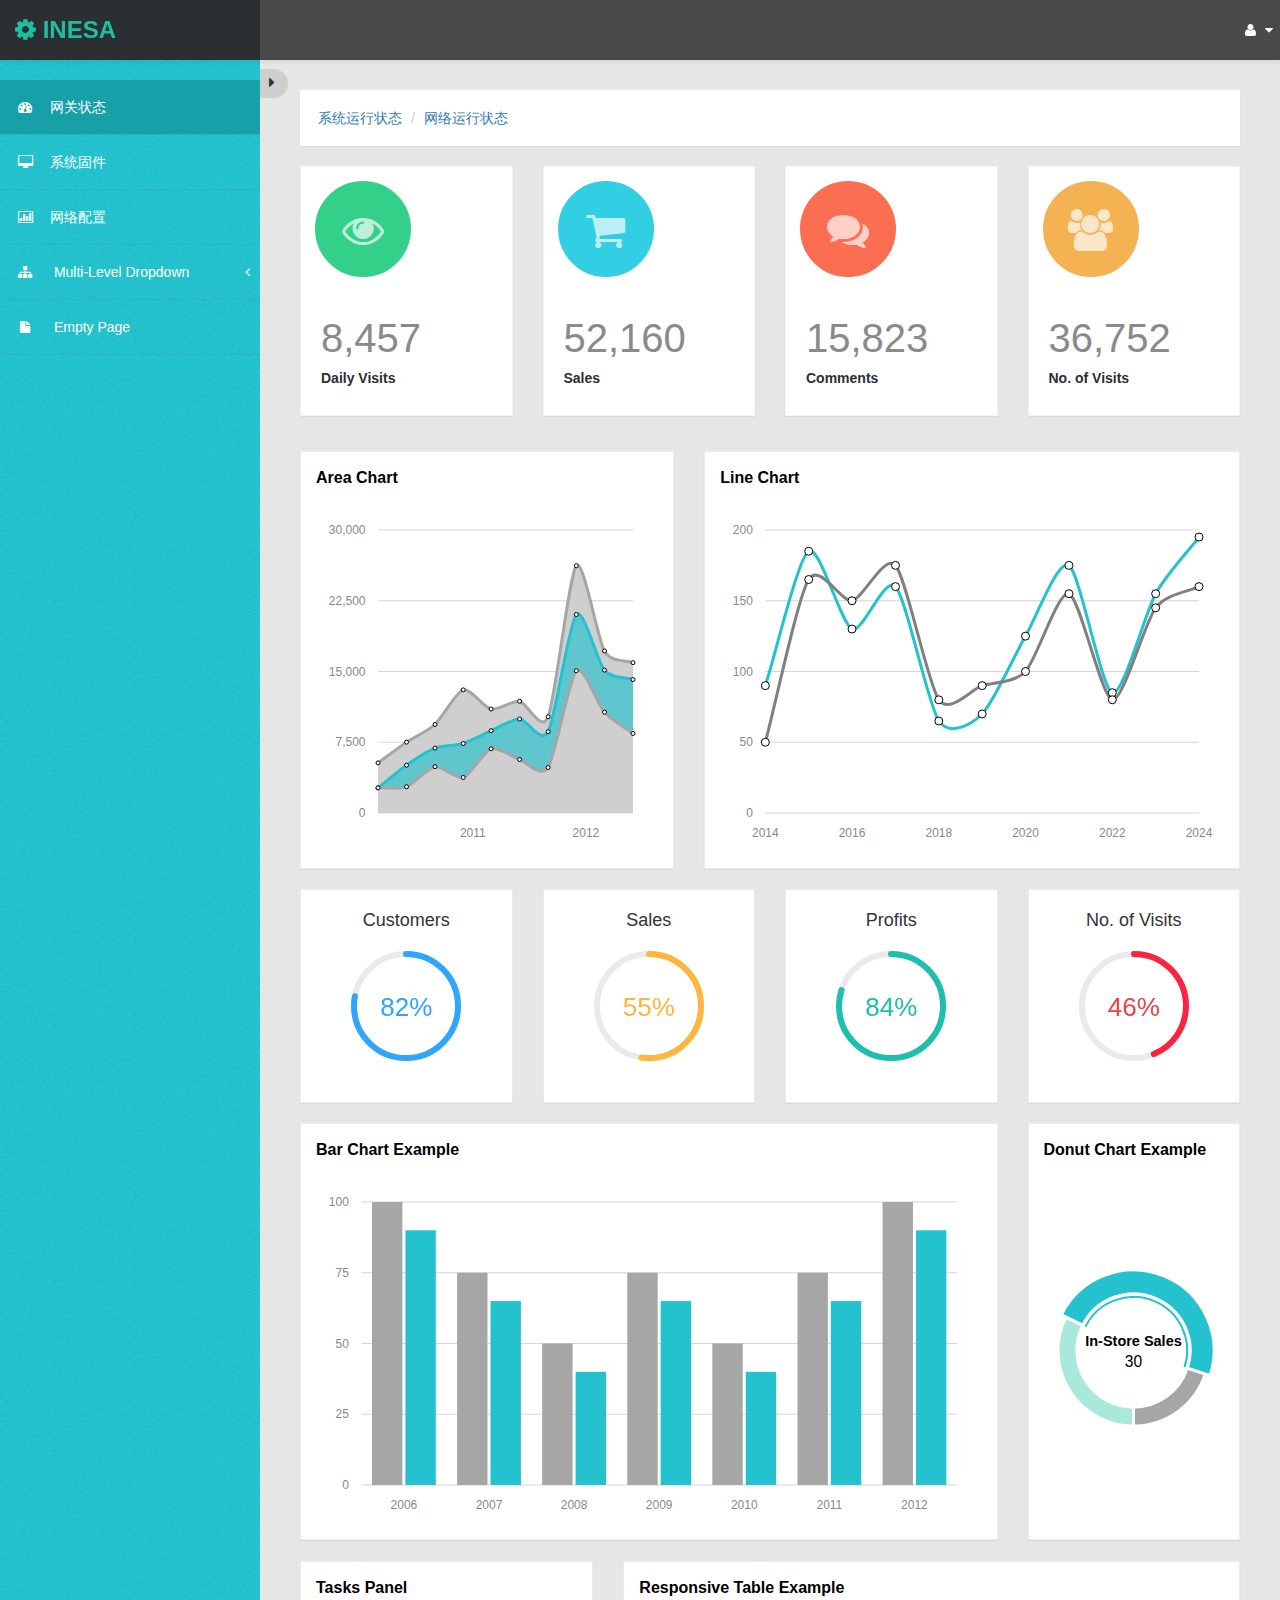
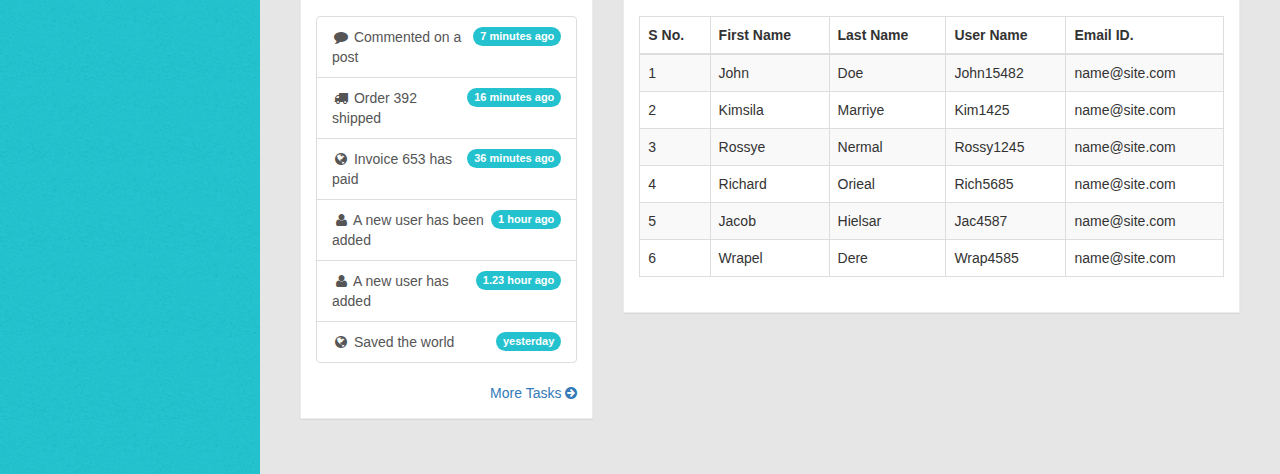
<file: webserver/html/home.html>
﻿<!DOCTYPE html>
<head>
    <meta charset="utf-8" />
    <meta name="viewport" content="width=device-width, initial-scale=1.0" />
    <title>Home</title>
    <!-- Bootstrap Styles-->
    <link href="assets/css/bootstrap.css" rel="stylesheet" />
    <!-- FontAwesome Styles-->
    <link href="assets/css/font-awesome.css" rel="stylesheet" />
    <!-- Morris Chart Styles-->
    <link href="assets/js/morris/morris-0.4.3.min.css" rel="stylesheet" />
    <!-- Custom Styles-->
    <link href="assets/css/custom-styles.css" rel="stylesheet" />
<script>
function getCookie(cname)
{
  var name = cname + "=";
  var ca = document.cookie.split(';');
  for(var i=0; i<ca.length; i++) 
  {
    var c = ca[i].trim();
    if (c.indexOf(name)==0) return c.substring(name.length,c.length);
  }
  return "";
}
function delCookie(name)
{
	var exp = new Date();
	exp.setTime(exp.getTime() - 1);
	var cval=getCookie(name);
	if(cval!=null)
	document.cookie= name + "="+cval+";expires="+exp.toGMTString();
}
function logout()
{
	delCookie("SSID");
	window.location.href="index.html";
}
</script>     
</head>

<body>
    <div id="wrapper">
        <nav class="navbar navbar-default top-navbar" role="navigation">
            <div class="navbar-header">
                <button type="button" class="navbar-toggle" data-toggle="collapse" data-target=".sidebar-collapse">
                    <span class="sr-only">Toggle navigation</span>
                    <span class="icon-bar"></span>
                    <span class="icon-bar"></span>
                    <span class="icon-bar"></span>
                </button>
                <a class="navbar-brand"><i class="fa fa-gear"></i> <strong>INESA</strong></a>
            </div>

            <ul class="nav navbar-top-links navbar-right">
                <!-- /.dropdown -->
                <li class="dropdown">
                    <a class="dropdown-toggle" data-toggle="dropdown" href="#" aria-expanded="false">
                        <i class="fa fa-user fa-fw"></i> <i class="fa fa-caret-down"></i>
                    </a>
                    <ul class="dropdown-menu dropdown-user">
                        <li><a href="index.html"><i class="fa fa-user fa-fw"></i> LogIn</a>
                        </li>
                        <li><a onclick="logout()"><i class="fa fa-gear fa-fw"></i> Logout</a>
                        </li>
                        <li class="divider"></li>
                        <li><a href="cgi-bin/reset.cgi"><i class="fa fa-sign-out fa-fw"></i> Reboot</a>
                        </li>
                    </ul>
                    <!-- /.dropdown-user -->
                </li>
                <!-- /.dropdown -->
            </ul>
        </nav>
        <!--/. NAV TOP  -->
        <nav class="navbar-default navbar-side" role="navigation">
		<div id="sideNav" href=""><i class="fa fa-caret-right"></i></div>
            <div class="sidebar-collapse">
                <ul class="nav" id="main-menu">

                    <li>
                        <a class="active-menu"><i class="fa fa-dashboard"></i>网关状态</a>
                    </li>
                    <li>
                        <a href="ui-firmware.html"><i class="fa fa-desktop"></i>系统固件</a>
                    </li>
					<li>
                        <a href="ui-netconfig.html"><i class="fa fa-bar-chart-o"></i>网络配置</a>
                    </li>
                    <li>
                        <a href="#"><i class="fa fa-sitemap"></i> Multi-Level Dropdown<span class="fa arrow"></span></a>
                        <ul class="nav nav-second-level">
                            <li>
                                <a href="#">Second Level Link</a>
                            </li>
                            <li>
                                <a href="#">Second Level Link</a>
                            </li>
                            <li>
                                <a href="#">Second Level Link<span class="fa arrow"></span></a>
                                <ul class="nav nav-third-level">
                                    <li>
                                        <a href="#">Third Level Link</a>
                                    </li>
                                    <li>
                                        <a href="#">Third Level Link</a>
                                    </li>
                                    <li>
                                        <a href="#">Third Level Link</a>
                                    </li>

                                </ul>

                            </li>
                        </ul>
                    </li>
                    <li>
                        <a href="empty.html"><i class="fa fa-fw fa-file"></i> Empty Page</a>
                    </li>
                </ul>

            </div>

        </nav>
        <!-- /. NAV SIDE  -->
        <div id="page-wrapper">
            <div id="page-inner">


                <div class="row">
                    <div class="col-md-12">
						<ol class="breadcrumb">
  							<li><a class="active">系统运行状态</a></li>
 						 	<li><a href="#">网络运行状态</a></li>
						</ol>
                    </div>
                </div>
				
				
                <!-- /. ROW  -->

                <div class="row">
                    <div class="col-md-3 col-sm-12 col-xs-12">
                        <div class="panel panel-primary text-center no-boder bg-color-green green">
                            <div class="panel-left pull-left green">
                                <i class="fa fa-eye fa-5x"></i>
                                
                            </div>
                            <div class="panel-right">
								<h3>8,457</h3>
                               <strong> Daily Visits</strong>
                            </div>
                        </div>
                    </div>
                    <div class="col-md-3 col-sm-12 col-xs-12">
                        <div class="panel panel-primary text-center no-boder bg-color-blue">
                              <div class="panel-left pull-left blue">
                                <i class="fa fa-shopping-cart fa-5x"></i>
								</div>
                                
                            <div class="panel-right">
							<h3>52,160 </h3>
                               <strong> Sales</strong>

                            </div>
                        </div>
                    </div>
                    <div class="col-md-3 col-sm-12 col-xs-12">
                        <div class="panel panel-primary text-center no-boder bg-color-red">
                            <div class="panel-left pull-left red">
                                <i class="fa fa fa-comments fa-5x"></i>
                               
                            </div>
                            <div class="panel-right">
							 <h3>15,823 </h3>
                               <strong> Comments </strong>

                            </div>
                        </div>
                    </div>
                    <div class="col-md-3 col-sm-12 col-xs-12">
                        <div class="panel panel-primary text-center no-boder bg-color-brown">
                            <div class="panel-left pull-left brown">
                                <i class="fa fa-users fa-5x"></i>
                                
                            </div>
                            <div class="panel-right">
							<h3>36,752 </h3>
                             <strong>No. of Visits</strong>

                            </div>
                        </div>
                    </div>
                </div>
				
				<div class="row">
				<div class="col-md-5">
						<div class="panel panel-default">
						<div class="panel-heading">
							Area Chart
						</div>
						<div class="panel-body">
							<div id="morris-area-chart"></div>
						</div>
					</div>   
					</div>		
					
						<div class="col-md-7">
					<div class="panel panel-default">
						<div class="panel-heading">
							Line Chart
						</div>
						<div class="panel-body">
							<div id="morris-line-chart"></div>
						</div>
					</div>  
					</div>
					
				</div> 
			 
				
			
		<div class="row">
			<div class="col-xs-6 col-md-3">
				<div class="panel panel-default">
					<div class="panel-body easypiechart-panel">
						<h4>Customers</h4>
						<div class="easypiechart" id="easypiechart-blue" data-percent="82" ><span class="percent">82%</span>
						</div>
					</div>
				</div>
			</div>
			<div class="col-xs-6 col-md-3">
				<div class="panel panel-default">
					<div class="panel-body easypiechart-panel">
						<h4>Sales</h4>
						<div class="easypiechart" id="easypiechart-orange" data-percent="55" ><span class="percent">55%</span>
						</div>
					</div>
				</div>
			</div>
			<div class="col-xs-6 col-md-3">
				<div class="panel panel-default">
					<div class="panel-body easypiechart-panel">
						<h4>Profits</h4>
						<div class="easypiechart" id="easypiechart-teal" data-percent="84" ><span class="percent">84%</span>
						</div>
					</div>
				</div>
			</div>
			<div class="col-xs-6 col-md-3">
				<div class="panel panel-default">
					<div class="panel-body easypiechart-panel">
						<h4>No. of Visits</h4>
						<div class="easypiechart" id="easypiechart-red" data-percent="46" ><span class="percent">46%</span>
						</div>
					</div>
				</div>
			</div>
		</div><!--/.row-->
			
				
                <div class="row">
                    <div class="col-md-9 col-sm-12 col-xs-12">
                        <div class="panel panel-default">
                            <div class="panel-heading">
                                Bar Chart Example
                            </div>
                            <div class="panel-body">
                                <div id="morris-bar-chart"></div>
                            </div>
                        </div>
                    </div>
                    <div class="col-md-3 col-sm-12 col-xs-12">
                        <div class="panel panel-default">
                            <div class="panel-heading">
                                Donut Chart Example
                            </div>
                            <div class="panel-body">
                                <div id="morris-donut-chart"></div>
                            </div>
                        </div>
                    </div>

                </div>
				<div class="row">
				<div class="col-md-12">
				
					</div>		
				</div> 	
                <!-- /. ROW  -->

	   
				
				
				
                <div class="row">
                    <div class="col-md-4 col-sm-12 col-xs-12">
                        <div class="panel panel-default">
                            <div class="panel-heading">
                                Tasks Panel
                            </div>
                            <div class="panel-body">
                                <div class="list-group">

                                    <a href="#" class="list-group-item">
                                        <span class="badge">7 minutes ago</span>
                                        <i class="fa fa-fw fa-comment"></i> Commented on a post
                                    </a>
                                    <a href="#" class="list-group-item">
                                        <span class="badge">16 minutes ago</span>
                                        <i class="fa fa-fw fa-truck"></i> Order 392 shipped
                                    </a>
                                    <a href="#" class="list-group-item">
                                        <span class="badge">36 minutes ago</span>
                                        <i class="fa fa-fw fa-globe"></i> Invoice 653 has paid
                                    </a>
                                    <a href="#" class="list-group-item">
                                        <span class="badge">1 hour ago</span>
                                        <i class="fa fa-fw fa-user"></i> A new user has been added
                                    </a>
                                    <a href="#" class="list-group-item">
                                        <span class="badge">1.23 hour ago</span>
                                        <i class="fa fa-fw fa-user"></i> A new user has added
                                    </a>
                                    <a href="#" class="list-group-item">
                                        <span class="badge">yesterday</span>
                                        <i class="fa fa-fw fa-globe"></i> Saved the world
                                    </a>
                                </div>
                                <div class="text-right">
                                    <a href="#">More Tasks <i class="fa fa-arrow-circle-right"></i></a>
                                </div>
                            </div>
                        </div>

                    </div>
                    <div class="col-md-8 col-sm-12 col-xs-12">

                        <div class="panel panel-default">
                            <div class="panel-heading">
                                Responsive Table Example
                            </div> 
                            <div class="panel-body">
                                <div class="table-responsive">
                                    <table class="table table-striped table-bordered table-hover">
                                        <thead>
                                            <tr>
                                                <th>S No.</th>
                                                <th>First Name</th>
                                                <th>Last Name</th>
                                                <th>User Name</th>
                                                <th>Email ID.</th>
                                            </tr>
                                        </thead>
                                        <tbody>
                                            <tr>
                                                <td>1</td>
                                                <td>John</td>
                                                <td>Doe</td>
                                                <td>John15482</td>
                                                <td>name@site.com</td>
                                            </tr>
                                            <tr>
                                                <td>2</td>
                                                <td>Kimsila</td>
                                                <td>Marriye</td>
                                                <td>Kim1425</td>
                                                <td>name@site.com</td>
                                            </tr>
                                            <tr>
                                                <td>3</td>
                                                <td>Rossye</td>
                                                <td>Nermal</td>
                                                <td>Rossy1245</td>
                                                <td>name@site.com</td>
                                            </tr>
                                            <tr>
                                                <td>4</td>
                                                <td>Richard</td>
                                                <td>Orieal</td>
                                                <td>Rich5685</td>
                                                <td>name@site.com</td>
                                            </tr>
                                            <tr>
                                                <td>5</td>
                                                <td>Jacob</td>
                                                <td>Hielsar</td>
                                                <td>Jac4587</td>
                                                <td>name@site.com</td>
                                            </tr>
                                            <tr>
                                                <td>6</td>
                                                <td>Wrapel</td>
                                                <td>Dere</td>
                                                <td>Wrap4585</td>
                                                <td>name@site.com</td>
                                            </tr>

                                        </tbody>
                                    </table>
                                </div>
                            </div>
                        </div>

                    </div>
                </div>
                <!-- /. ROW  -->
            </div>
            <!-- /. PAGE INNER  -->
        </div>
        <!-- /. PAGE WRAPPER  -->
    </div>
    <!-- /. WRAPPER  -->
    <!-- JS Scripts-->
    <!-- jQuery Js -->
    <script src="assets/js/jquery-1.10.2.js"></script>
    <!-- Bootstrap Js -->
    <script src="assets/js/bootstrap.min.js"></script>
	 
    <!-- Metis Menu Js -->
    <script src="assets/js/jquery.metisMenu.js"></script>
    <!-- Morris Chart Js -->
    <script src="assets/js/morris/raphael-2.1.0.min.js"></script>
    <script src="assets/js/morris/morris.js"></script>
	
	
	<script src="assets/js/easypiechart.js"></script>
	<script src="assets/js/easypiechart-data.js"></script>
	
	 <script src="assets/js/Lightweight-Chart/jquery.chart.js"></script>
	
    <!-- Custom Js -->
    <script src="assets/js/custom-scripts.js"></script>
 

</body>

</html>
</file>
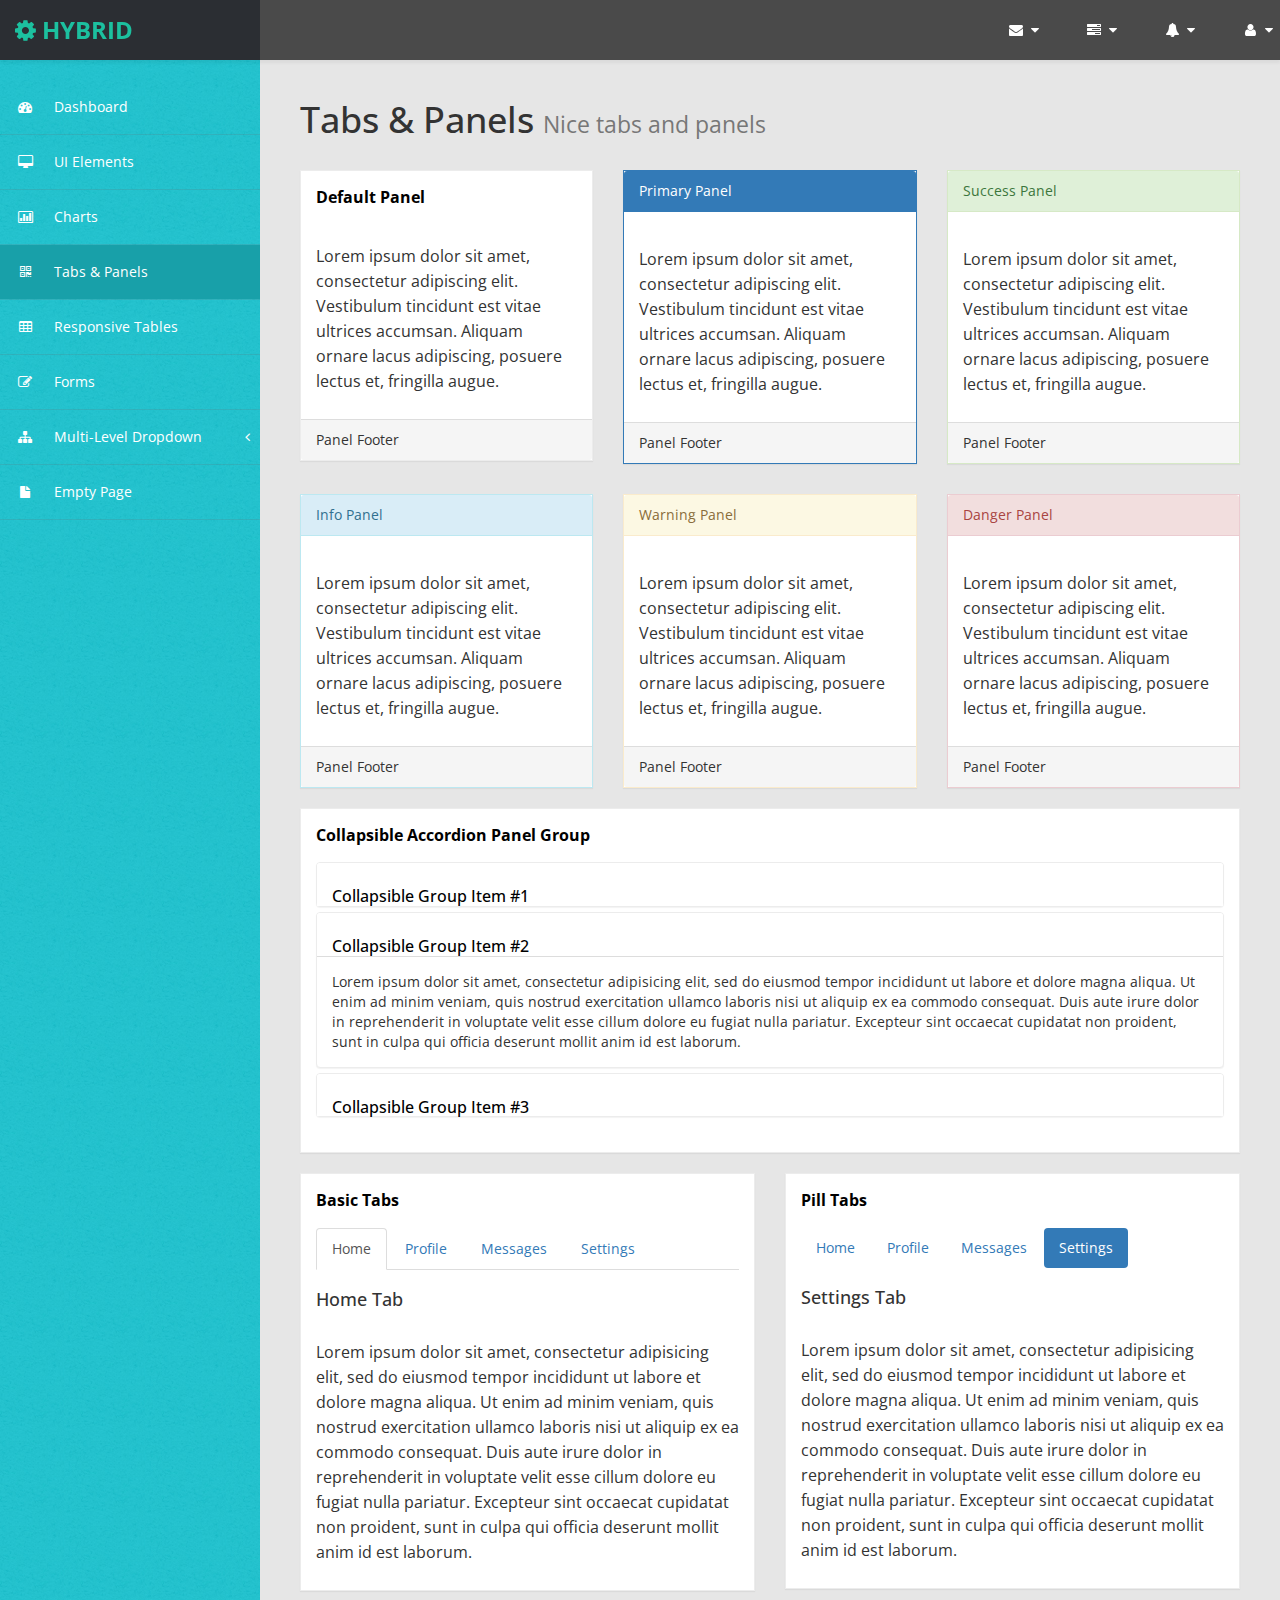
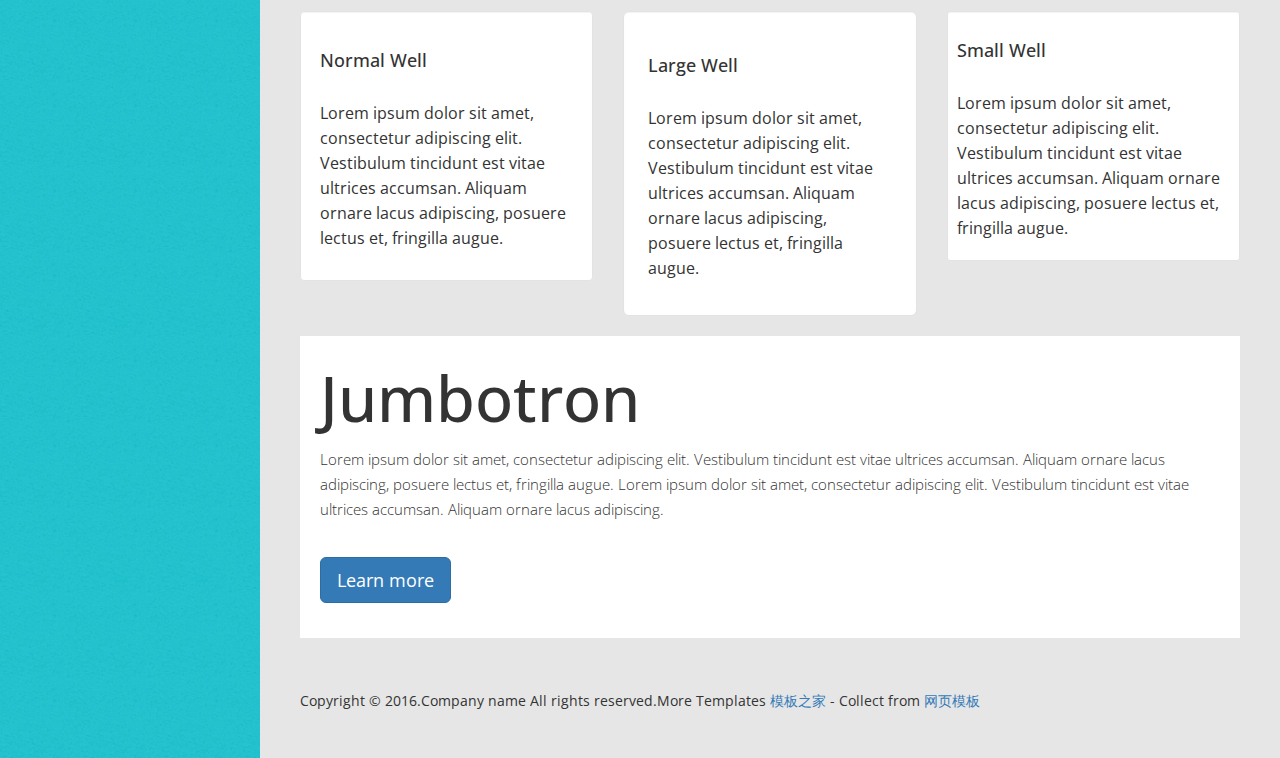
<file: webserver/html/tab-panel.html>
﻿<!DOCTYPE html>
<html xmlns="http://www.w3.org/1999/xhtml">
<head>
      <meta charset="utf-8" />
    <meta name="viewport" content="width=device-width, initial-scale=1.0" />
    <title></title>
	<!-- Bootstrap Styles-->
    <link href="assets/css/bootstrap.css" rel="stylesheet" />
     <!-- FontAwesome Styles-->
    <link href="assets/css/font-awesome.css" rel="stylesheet" />
        <!-- Custom Styles-->
    <link href="assets/css/custom-styles.css" rel="stylesheet" />
     <!-- Google Fonts-->
   <link href='https://fonts.googleapis.com/css?family=Open+Sans' rel='stylesheet' type='text/css' />
</head>
<body>
    <div id="wrapper">
        <nav class="navbar navbar-default top-navbar" role="navigation">
            <div class="navbar-header">
                <button type="button" class="navbar-toggle" data-toggle="collapse" data-target=".sidebar-collapse">
                    <span class="sr-only">Toggle navigation</span>
                    <span class="icon-bar"></span>
                    <span class="icon-bar"></span>
                    <span class="icon-bar"></span>
                </button>
                <a class="navbar-brand" href="index.html"><i class="fa fa-gear"></i> <strong>HYBRID</strong></a>
            </div>

            <ul class="nav navbar-top-links navbar-right">
                <li class="dropdown">
                    <a class="dropdown-toggle" data-toggle="dropdown" href="#" aria-expanded="false">
                        <i class="fa fa-envelope fa-fw"></i> <i class="fa fa-caret-down"></i>
                    </a>
                    <ul class="dropdown-menu dropdown-messages">
                        <li>
                            <a href="#">
                                <div>
                                    <strong>John Doe</strong>
                                    <span class="pull-right text-muted">
                                        <em>Today</em>
                                    </span>
                                </div>
                                <div>Lorem Ipsum has been the industry's standard dummy text ever since the 1500s...</div>
                            </a>
                        </li>
                        <li class="divider"></li>
                        <li>
                            <a href="#">
                                <div>
                                    <strong>John Smith</strong>
                                    <span class="pull-right text-muted">
                                        <em>Yesterday</em>
                                    </span>
                                </div>
                                <div>Lorem Ipsum has been the industry's standard dummy text ever since an kwilnw...</div>
                            </a>
                        </li>
                        <li class="divider"></li>
                        <li>
                            <a href="#">
                                <div>
                                    <strong>John Smith</strong>
                                    <span class="pull-right text-muted">
                                        <em>Yesterday</em>
                                    </span>
                                </div>
                                <div>Lorem Ipsum has been the industry's standard dummy text ever since the...</div>
                            </a>
                        </li>
                        <li class="divider"></li>
                        <li>
                            <a class="text-center" href="#">
                                <strong>Read All Messages</strong>
                                <i class="fa fa-angle-right"></i>
                            </a>
                        </li>
                    </ul>
                    <!-- /.dropdown-messages -->
                </li>
                <!-- /.dropdown -->
                <li class="dropdown">
                    <a class="dropdown-toggle" data-toggle="dropdown" href="#" aria-expanded="false">
                        <i class="fa fa-tasks fa-fw"></i> <i class="fa fa-caret-down"></i>
                    </a>
                    <ul class="dropdown-menu dropdown-tasks">
                        <li>
                            <a href="#">
                                <div>
                                    <p>
                                        <strong>Task 1</strong>
                                        <span class="pull-right text-muted">60% Complete</span>
                                    </p>
                                    <div class="progress progress-striped active">
                                        <div class="progress-bar progress-bar-success" role="progressbar" aria-valuenow="60" aria-valuemin="0" aria-valuemax="100" style="width: 60%">
                                            <span class="sr-only">60% Complete (success)</span>
                                        </div>
                                    </div>
                                </div>
                            </a>
                        </li>
                        <li class="divider"></li>
                        <li>
                            <a href="#">
                                <div>
                                    <p>
                                        <strong>Task 2</strong>
                                        <span class="pull-right text-muted">28% Complete</span>
                                    </p>
                                    <div class="progress progress-striped active">
                                        <div class="progress-bar progress-bar-info" role="progressbar" aria-valuenow="28" aria-valuemin="0" aria-valuemax="100" style="width: 28%">
                                            <span class="sr-only">28% Complete</span>
                                        </div>
                                    </div>
                                </div>
                            </a>
                        </li>
                        <li class="divider"></li>
                        <li>
                            <a href="#">
                                <div>
                                    <p>
                                        <strong>Task 3</strong>
                                        <span class="pull-right text-muted">60% Complete</span>
                                    </p>
                                    <div class="progress progress-striped active">
                                        <div class="progress-bar progress-bar-warning" role="progressbar" aria-valuenow="60" aria-valuemin="0" aria-valuemax="100" style="width: 60%">
                                            <span class="sr-only">60% Complete (warning)</span>
                                        </div>
                                    </div>
                                </div>
                            </a>
                        </li>
                        <li class="divider"></li>
                        <li>
                            <a href="#">
                                <div>
                                    <p>
                                        <strong>Task 4</strong>
                                        <span class="pull-right text-muted">85% Complete</span>
                                    </p>
                                    <div class="progress progress-striped active">
                                        <div class="progress-bar progress-bar-danger" role="progressbar" aria-valuenow="85" aria-valuemin="0" aria-valuemax="100" style="width: 85%">
                                            <span class="sr-only">85% Complete (danger)</span>
                                        </div>
                                    </div>
                                </div>
                            </a>
                        </li>
                        <li class="divider"></li>
                        <li>
                            <a class="text-center" href="#">
                                <strong>See All Tasks</strong>
                                <i class="fa fa-angle-right"></i>
                            </a>
                        </li>
                    </ul>
                    <!-- /.dropdown-tasks -->
                </li>
                <!-- /.dropdown -->
                <li class="dropdown">
                    <a class="dropdown-toggle" data-toggle="dropdown" href="#" aria-expanded="false">
                        <i class="fa fa-bell fa-fw"></i> <i class="fa fa-caret-down"></i>
                    </a>
                    <ul class="dropdown-menu dropdown-alerts">
                        <li>
                            <a href="#">
                                <div>
                                    <i class="fa fa-comment fa-fw"></i> New Comment
                                    <span class="pull-right text-muted small">4 min</span>
                                </div>
                            </a>
                        </li>
                        <li class="divider"></li>
                        <li>
                            <a href="#">
                                <div>
                                    <i class="fa fa-twitter fa-fw"></i> 3 New Followers
                                    <span class="pull-right text-muted small">12 min</span>
                                </div>
                            </a>
                        </li>
                        <li class="divider"></li>
                        <li>
                            <a href="#">
                                <div>
                                    <i class="fa fa-envelope fa-fw"></i> Message Sent
                                    <span class="pull-right text-muted small">4 min</span>
                                </div>
                            </a>
                        </li>
                        <li class="divider"></li>
                        <li>
                            <a href="#">
                                <div>
                                    <i class="fa fa-tasks fa-fw"></i> New Task
                                    <span class="pull-right text-muted small">4 min</span>
                                </div>
                            </a>
                        </li>
                        <li class="divider"></li>
                        <li>
                            <a href="#">
                                <div>
                                    <i class="fa fa-upload fa-fw"></i> Server Rebooted
                                    <span class="pull-right text-muted small">4 min</span>
                                </div>
                            </a>
                        </li>
                        <li class="divider"></li>
                        <li>
                            <a class="text-center" href="#">
                                <strong>See All Alerts</strong>
                                <i class="fa fa-angle-right"></i>
                            </a>
                        </li>
                    </ul>
                    <!-- /.dropdown-alerts -->
                </li>
                <!-- /.dropdown -->
                <li class="dropdown">
                    <a class="dropdown-toggle" data-toggle="dropdown" href="#" aria-expanded="false">
                        <i class="fa fa-user fa-fw"></i> <i class="fa fa-caret-down"></i>
                    </a>
                    <ul class="dropdown-menu dropdown-user">
                        <li><a href="#"><i class="fa fa-user fa-fw"></i> User Profile</a>
                        </li>
                        <li><a href="#"><i class="fa fa-gear fa-fw"></i> Settings</a>
                        </li>
                        <li class="divider"></li>
                        <li><a href="#"><i class="fa fa-sign-out fa-fw"></i> Logout</a>
                        </li>
                    </ul>
                    <!-- /.dropdown-user -->
                </li>
                <!-- /.dropdown -->
            </ul>
        </nav>
        <!--/. NAV TOP  -->
        <nav class="navbar-default navbar-side" role="navigation">
            <div class="sidebar-collapse">
                <ul class="nav" id="main-menu">

                    <li>
                        <a href="index.html"><i class="fa fa-dashboard"></i> Dashboard</a>
                    </li>
                    <li>
                        <a href="ui-elements.html"><i class="fa fa-desktop"></i> UI Elements</a>
                    </li>
					<li>
                        <a href="chart.html"><i class="fa fa-bar-chart-o"></i> Charts</a>
                    </li>
                    <li>
                        <a href="tab-panel.html" class="active-menu"><i class="fa fa-qrcode"></i> Tabs & Panels</a>
                    </li>
                    
                    <li>
                        <a href="table.html"><i class="fa fa-table"></i> Responsive Tables</a>
                    </li>
                    <li>
                        <a href="form.html"><i class="fa fa-edit"></i> Forms </a>
                    </li>


                    <li>
                        <a href="#"><i class="fa fa-sitemap"></i> Multi-Level Dropdown<span class="fa arrow"></span></a>
                        <ul class="nav nav-second-level">
                            <li>
                                <a href="#">Second Level Link</a>
                            </li>
                            <li>
                                <a href="#">Second Level Link</a>
                            </li>
                            <li>
                                <a href="#">Second Level Link<span class="fa arrow"></span></a>
                                <ul class="nav nav-third-level">
                                    <li>
                                        <a href="#">Third Level Link</a>
                                    </li>
                                    <li>
                                        <a href="#">Third Level Link</a>
                                    </li>
                                    <li>
                                        <a href="#">Third Level Link</a>
                                    </li>

                                </ul>

                            </li>
                        </ul>
                    </li>
                    <li>
                        <a href="empty.html"><i class="fa fa-fw fa-file"></i> Empty Page</a>
                    </li>
                </ul>

            </div>

        </nav>
        <!-- /. NAV SIDE  -->
        <div id="page-wrapper" >
            <div id="page-inner">
			 <div class="row">
                    <div class="col-md-12">
                        <h1 class="page-header">
                            Tabs & Panels <small>Nice tabs and panels</small>
                        </h1>
                    </div>
                </div> 
                 <!-- /. ROW  -->
                                 
            <div class="row">
                <div class="col-md-4 col-sm-4">
                    <div class="panel panel-default">
                        <div class="panel-heading">
                            Default Panel
                        </div>
                        <div class="panel-body">
                            <p>Lorem ipsum dolor sit amet, consectetur adipiscing elit. Vestibulum tincidunt est vitae ultrices accumsan. Aliquam ornare lacus adipiscing, posuere lectus et, fringilla augue.</p>
                        </div>
                        <div class="panel-footer">
                            Panel Footer
                        </div>
                    </div>
                </div>
                <div class="col-md-4 col-sm-4">
                    <div class="panel panel-primary">
                        <div class="panel-heading">
                            Primary Panel
                        </div>
                        <div class="panel-body">
                            <p>Lorem ipsum dolor sit amet, consectetur adipiscing elit. Vestibulum tincidunt est vitae ultrices accumsan. Aliquam ornare lacus adipiscing, posuere lectus et, fringilla augue.</p>
                        </div>
                        <div class="panel-footer">
                            Panel Footer
                        </div>
                    </div>
                </div>
                <div class="col-md-4 col-sm-4">
                    <div class="panel panel-success">
                        <div class="panel-heading">
                            Success Panel
                        </div>
                        <div class="panel-body">
                            <p>Lorem ipsum dolor sit amet, consectetur adipiscing elit. Vestibulum tincidunt est vitae ultrices accumsan. Aliquam ornare lacus adipiscing, posuere lectus et, fringilla augue.</p>
                        </div>
                        <div class="panel-footer">
                            Panel Footer
                        </div>
                    </div>
                </div>
            </div>
                   <!-- /. ROW  -->
            <div class="row">
                <div class="col-md-4 col-sm-4">
                    <div class="panel panel-info">
                        <div class="panel-heading">
                            Info Panel
                        </div>
                        <div class="panel-body">
                            <p>Lorem ipsum dolor sit amet, consectetur adipiscing elit. Vestibulum tincidunt est vitae ultrices accumsan. Aliquam ornare lacus adipiscing, posuere lectus et, fringilla augue.</p>
                        </div>
                        <div class="panel-footer">
                            Panel Footer
                        </div>
                    </div>
                </div>
                <div class="col-md-4 col-sm-4">
                    <div class="panel panel-warning">
                        <div class="panel-heading">
                            Warning Panel
                        </div>
                        <div class="panel-body">
                            <p>Lorem ipsum dolor sit amet, consectetur adipiscing elit. Vestibulum tincidunt est vitae ultrices accumsan. Aliquam ornare lacus adipiscing, posuere lectus et, fringilla augue.</p>
                        </div>
                        <div class="panel-footer">
                            Panel Footer
                        </div>
                    </div>
                </div>
                <div class="col-md-4 col-sm-4">
                    <div class="panel panel-danger">
                        <div class="panel-heading">
                            Danger Panel
                        </div>
                        <div class="panel-body">
                            <p>Lorem ipsum dolor sit amet, consectetur adipiscing elit. Vestibulum tincidunt est vitae ultrices accumsan. Aliquam ornare lacus adipiscing, posuere lectus et, fringilla augue.</p>
                        </div>
                        <div class="panel-footer">
                            Panel Footer
                        </div>
                    </div>
                </div>
            </div>
                    <!-- /. ROW  -->
            <div class="row">
                <div class="col-md-12">
                    <div class="panel panel-default">
                        <div class="panel-heading">
                            Collapsible Accordion Panel Group
                        </div>
                        <div class="panel-body">
                            <div class="panel-group" id="accordion">
                                <div class="panel panel-default">
                                    <div class="panel-heading">
                                        <h4 class="panel-title">
                                            <a data-toggle="collapse" data-parent="#accordion" href="#collapseOne" class="collapsed">Collapsible Group Item #1</a>
                                        </h4>
                                    </div>
                                    <div id="collapseOne" class="panel-collapse collapse" style="height: 0px;">
                                        <div class="panel-body">
                                            Lorem ipsum dolor sit amet, consectetur adipisicing elit, sed do eiusmod tempor incididunt ut labore et dolore magna aliqua. Ut enim ad minim veniam, quis nostrud exercitation ullamco laboris nisi ut aliquip ex ea commodo consequat. Duis aute irure dolor in reprehenderit in voluptate velit esse cillum dolore eu fugiat nulla pariatur. Excepteur sint occaecat cupidatat non proident, sunt in culpa qui officia deserunt mollit anim id est laborum.
                                        </div>
                                    </div>
                                </div>
                                <div class="panel panel-default">
                                    <div class="panel-heading">
                                        <h4 class="panel-title">
                                            <a data-toggle="collapse" data-parent="#accordion" href="#collapseTwo">Collapsible Group Item #2</a>
                                        </h4>
                                    </div>
                                    <div id="collapseTwo" class="panel-collapse in" style="height: auto;">
                                        <div class="panel-body">
                                            Lorem ipsum dolor sit amet, consectetur adipisicing elit, sed do eiusmod tempor incididunt ut labore et dolore magna aliqua. Ut enim ad minim veniam, quis nostrud exercitation ullamco laboris nisi ut aliquip ex ea commodo consequat. Duis aute irure dolor in reprehenderit in voluptate velit esse cillum dolore eu fugiat nulla pariatur. Excepteur sint occaecat cupidatat non proident, sunt in culpa qui officia deserunt mollit anim id est laborum.
                                        </div>
                                    </div>
                                </div>
                                <div class="panel panel-default">
                                    <div class="panel-heading">
                                        <h4 class="panel-title">
                                            <a data-toggle="collapse" data-parent="#accordion" href="#collapseThree" class="collapsed">Collapsible Group Item #3</a>
                                        </h4>
                                    </div>
                                    <div id="collapseThree" class="panel-collapse collapse">
                                        <div class="panel-body">
                                            Lorem ipsum dolor sit amet, consectetur adipisicing elit, sed do eiusmod tempor incididunt ut labore et dolore magna aliqua. Ut enim ad minim veniam, quis nostrud exercitation ullamco laboris nisi ut aliquip ex ea commodo consequat. Duis aute irure dolor in reprehenderit in voluptate velit esse cillum dolore eu fugiat nulla pariatur. Excepteur sint occaecat cupidatat non proident, sunt in culpa qui officia deserunt mollit anim id est laborum.
                                        </div>
                                    </div>
                                </div>
                            </div>
                        </div>
                    </div>
                </div>
            </div>
                    <!-- /. ROW  -->
            <div class="row">
                <div class="col-md-6 col-sm-6">
                    <div class="panel panel-default">
                        <div class="panel-heading">
                            Basic Tabs
                        </div>
                        <div class="panel-body">
                            <ul class="nav nav-tabs">
                                <li class="active"><a href="#home" data-toggle="tab">Home</a>
                                </li>
                                <li class=""><a href="#profile" data-toggle="tab">Profile</a>
                                </li>
                                <li class=""><a href="#messages" data-toggle="tab">Messages</a>
                                </li>
                                <li class=""><a href="#settings" data-toggle="tab">Settings</a>
                                </li>
                            </ul>

                            <div class="tab-content">
                                <div class="tab-pane fade active in" id="home">
                                    <h4>Home Tab</h4>
                                    <p>Lorem ipsum dolor sit amet, consectetur adipisicing elit, sed do eiusmod tempor incididunt ut labore et dolore magna aliqua. Ut enim ad minim veniam, quis nostrud exercitation ullamco laboris nisi ut aliquip ex ea commodo consequat. Duis aute irure dolor in reprehenderit in voluptate velit esse cillum dolore eu fugiat nulla pariatur. Excepteur sint occaecat cupidatat non proident, sunt in culpa qui officia deserunt mollit anim id est laborum.</p>
                                </div>
                                <div class="tab-pane fade" id="profile">
                                    <h4>Profile Tab</h4>
                                    <p>Lorem ipsum dolor sit amet, consectetur adipisicing elit, sed do eiusmod tempor incididunt ut labore et dolore magna aliqua. Ut enim ad minim veniam, quis nostrud exercitation ullamco laboris nisi ut aliquip ex ea commodo consequat. Duis aute irure dolor in reprehenderit in voluptate velit esse cillum dolore eu fugiat nulla pariatur. Excepteur sint occaecat cupidatat non proident, sunt in culpa qui officia deserunt mollit anim id est laborum.</p>
                                </div>
                                <div class="tab-pane fade" id="messages">
                                    <h4>Messages Tab</h4>
                                    <p>Lorem ipsum dolor sit amet, consectetur adipisicing elit, sed do eiusmod tempor incididunt ut labore et dolore magna aliqua. Ut enim ad minim veniam, quis nostrud exercitation ullamco laboris nisi ut aliquip ex ea commodo consequat. Duis aute irure dolor in reprehenderit in voluptate velit esse cillum dolore eu fugiat nulla pariatur. Excepteur sint occaecat cupidatat non proident, sunt in culpa qui officia deserunt mollit anim id est laborum.</p>
                                </div>
                                <div class="tab-pane fade" id="settings">
                                    <h4>Settings Tab</h4>
                                    <p>Lorem ipsum dolor sit amet, consectetur adipisicing elit, sed do eiusmod tempor incididunt ut labore et dolore magna aliqua. Ut enim ad minim veniam, quis nostrud exercitation ullamco laboris nisi ut aliquip ex ea commodo consequat. Duis aute irure dolor in reprehenderit in voluptate velit esse cillum dolore eu fugiat nulla pariatur. Excepteur sint occaecat cupidatat non proident, sunt in culpa qui officia deserunt mollit anim id est laborum.</p>
                                </div>
                            </div>
                        </div>
                    </div>
                </div>
                <div class="col-md-6 col-sm-6">
                    <div class="panel panel-default">
                        <div class="panel-heading">
                            Pill Tabs
                        </div>
                        <div class="panel-body">
                            <ul class="nav nav-pills">
                                <li class=""><a href="#home-pills" data-toggle="tab">Home</a>
                                </li>
                                <li class=""><a href="#profile-pills" data-toggle="tab">Profile</a>
                                </li>
                                <li class=""><a href="#messages-pills" data-toggle="tab">Messages</a>
                                </li>
                                <li class="active"><a href="#settings-pills" data-toggle="tab">Settings</a>
                                </li>
                            </ul>

                            <div class="tab-content">
                                <div class="tab-pane fade" id="home-pills">
                                    <h4>Home Tab</h4>
                                    <p>Lorem ipsum dolor sit amet, consectetur adipisicing elit, sed do eiusmod tempor incididunt ut labore et dolore magna aliqua. Ut enim ad minim veniam, quis nostrud exercitation ullamco laboris nisi ut aliquip ex ea commodo consequat. Duis aute irure dolor in reprehenderit in voluptate velit esse cillum dolore eu fugiat nulla pariatur. Excepteur sint occaecat cupidatat non proident, sunt in culpa qui officia deserunt mollit anim id est laborum.</p>
                                </div>
                                <div class="tab-pane fade" id="profile-pills">
                                    <h4>Profile Tab</h4>
                                    <p>Lorem ipsum dolor sit amet, consectetur adipisicing elit, sed do eiusmod tempor incididunt ut labore et dolore magna aliqua. Ut enim ad minim veniam, quis nostrud exercitation ullamco laboris nisi ut aliquip ex ea commodo consequat. Duis aute irure dolor in reprehenderit in voluptate velit esse cillum dolore eu fugiat nulla pariatur. Excepteur sint occaecat cupidatat non proident, sunt in culpa qui officia deserunt mollit anim id est laborum.</p>
                                </div>
                                <div class="tab-pane fade" id="messages-pills">
                                    <h4>Messages Tab</h4>
                                    <p>Lorem ipsum dolor sit amet, consectetur adipisicing elit, sed do eiusmod tempor incididunt ut labore et dolore magna aliqua. Ut enim ad minim veniam, quis nostrud exercitation ullamco laboris nisi ut aliquip ex ea commodo consequat. Duis aute irure dolor in reprehenderit in voluptate velit esse cillum dolore eu fugiat nulla pariatur. Excepteur sint occaecat cupidatat non proident, sunt in culpa qui officia deserunt mollit anim id est laborum.</p>
                                </div>
                                <div class="tab-pane fade active in" id="settings-pills">
                                    <h4>Settings Tab</h4>
                                    <p>Lorem ipsum dolor sit amet, consectetur adipisicing elit, sed do eiusmod tempor incididunt ut labore et dolore magna aliqua. Ut enim ad minim veniam, quis nostrud exercitation ullamco laboris nisi ut aliquip ex ea commodo consequat. Duis aute irure dolor in reprehenderit in voluptate velit esse cillum dolore eu fugiat nulla pariatur. Excepteur sint occaecat cupidatat non proident, sunt in culpa qui officia deserunt mollit anim id est laborum.</p>
                                </div>
                            </div>
                        </div>
                    </div>
                </div>
            </div>
                    <!-- /. ROW  -->
            <div class="row">
                <div class="col-md-4 col-sm-4">
                    <div class="well">
                        <h4>Normal Well</h4>
                        <p>Lorem ipsum dolor sit amet, consectetur adipiscing elit. Vestibulum tincidunt est vitae ultrices accumsan. Aliquam ornare lacus adipiscing, posuere lectus et, fringilla augue.</p>
                    </div>
                </div>
                <div class="col-md-4 col-sm-4">
                    <div class="well well-lg">
                        <h4>Large Well</h4>
                        <p>Lorem ipsum dolor sit amet, consectetur adipiscing elit. Vestibulum tincidunt est vitae ultrices accumsan. Aliquam ornare lacus adipiscing, posuere lectus et, fringilla augue.</p>
                    </div>
                </div>
                <div class="col-md-4 col-sm-4">
                    <div class="well well-sm">
                        <h4>Small Well</h4>
                        <p>Lorem ipsum dolor sit amet, consectetur adipiscing elit. Vestibulum tincidunt est vitae ultrices accumsan. Aliquam ornare lacus adipiscing, posuere lectus et, fringilla augue.</p>
                    </div>
                </div>
            </div>
                    <!-- /. ROW  -->
            <div class="row">
                <div class="col-md-12">
                    <div class="jumbotron">
                        <h1>Jumbotron</h1>
                        <p>Lorem ipsum dolor sit amet, consectetur adipiscing elit. Vestibulum tincidunt est vitae ultrices accumsan. Aliquam ornare lacus adipiscing, posuere lectus et, fringilla augue. Lorem ipsum dolor sit amet, consectetur adipiscing elit. Vestibulum tincidunt est vitae ultrices accumsan. Aliquam ornare lacus adipiscing.</p>
                        <p>
                            <a class="btn btn-primary btn-lg" role="button">Learn more</a>
                        </p>
                    </div>
                </div>
            </div>
                    <!-- /. ROW  -->
				<footer><p>Copyright &copy; 2016.Company name All rights reserved.More Templates <a href="http://www.cssmoban.com/" target="_blank" title="模板之家">模板之家</a> - Collect from <a href="http://www.cssmoban.com/" title="网页模板" target="_blank">网页模板</a></p></footer>
					</div>
			 <!-- /. PAGE INNER  -->
            </div>
         <!-- /. PAGE WRAPPER  -->
        </div>
     <!-- /. WRAPPER  -->
    <!-- JS Scripts-->
    <!-- jQuery Js -->
    <script src="assets/js/jquery-1.10.2.js"></script>
      <!-- Bootstrap Js -->
    <script src="assets/js/bootstrap.min.js"></script>
    <!-- Metis Menu Js -->
    <script src="assets/js/jquery.metisMenu.js"></script>
      <!-- Custom Js -->
    <script src="assets/js/custom-scripts.js"></script>
    
   
</body>
</html>
</file>
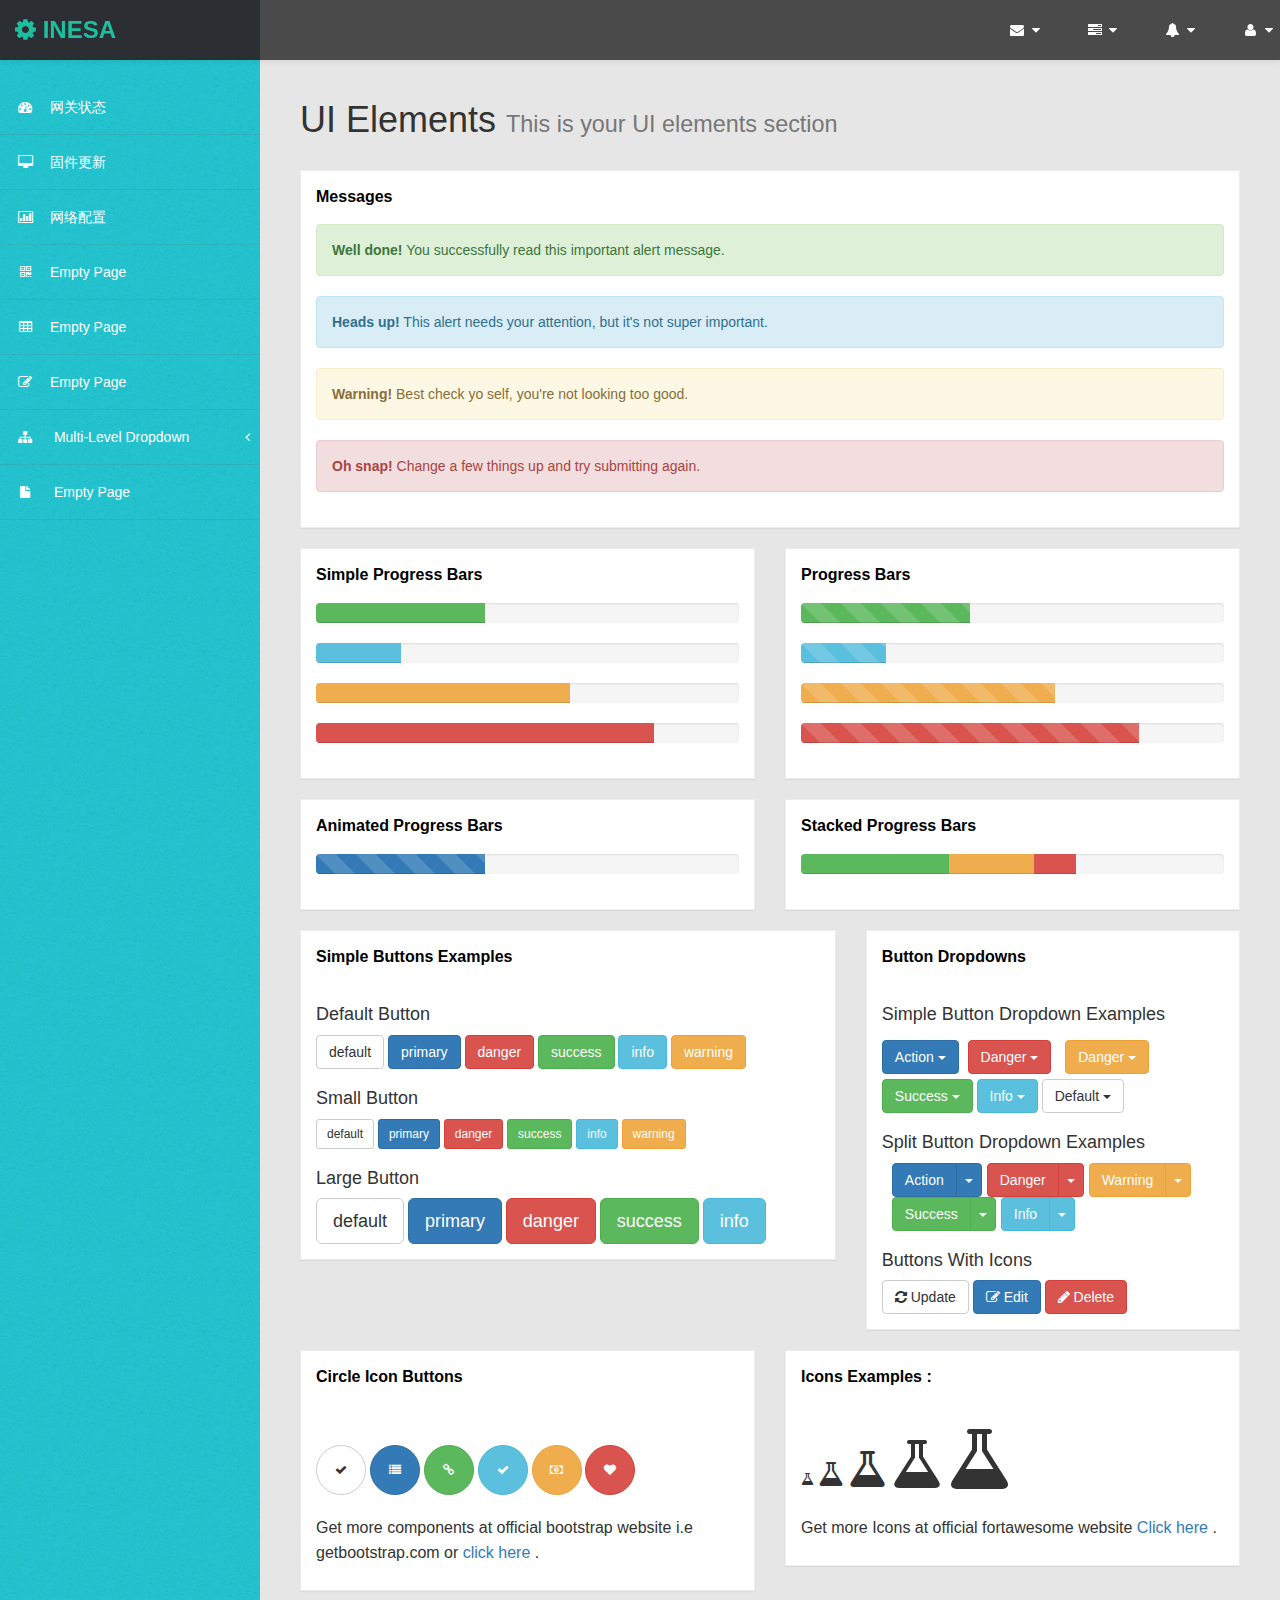
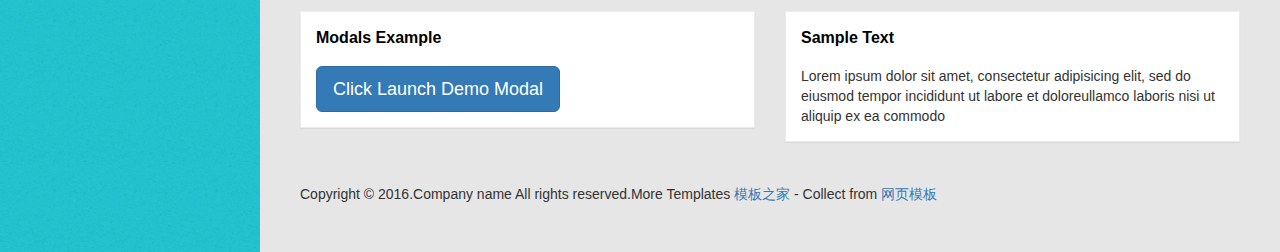
<file: webserver/html/ui-elements.html>
﻿<!DOCTYPE html>
<html xmlns="http://www.w3.org/1999/xhtml">
<head>
      <meta charset="utf-8" />
    <meta name="viewport" content="width=device-width, initial-scale=1.0" />
    <title></title>
	<!-- Bootstrap Styles-->
    <link href="assets/css/bootstrap.css" rel="stylesheet" />
     <!-- FontAwesome Styles-->
    <link href="assets/css/font-awesome.css" rel="stylesheet" />
        <!-- Custom Styles-->
    <link href="assets/css/custom-styles.css" rel="stylesheet" />
     <!-- Google Fonts-->
</head>
<body>
    <div id="wrapper">
        <nav class="navbar navbar-default top-navbar" role="navigation">
            <div class="navbar-header">
                <button type="button" class="navbar-toggle" data-toggle="collapse" data-target=".sidebar-collapse">
                    <span class="sr-only">Toggle navigation</span>
                    <span class="icon-bar"></span>
                    <span class="icon-bar"></span>
                    <span class="icon-bar"></span>
                </button>
                <a class="navbar-brand" href="index.html"><i class="fa fa-gear"></i> <strong>INESA</strong></a>
            </div>

            <ul class="nav navbar-top-links navbar-right">
                <li class="dropdown">
                    <a class="dropdown-toggle" data-toggle="dropdown" href="#" aria-expanded="false">
                        <i class="fa fa-envelope fa-fw"></i> <i class="fa fa-caret-down"></i>
                    </a>
                    <ul class="dropdown-menu dropdown-messages">
                        <li>
                            <a href="#">
                                <div>
                                    <strong>John Doe</strong>
                                    <span class="pull-right text-muted">
                                        <em>Today</em>
                                    </span>
                                </div>
                                <div>Lorem Ipsum has been the industry's standard dummy text ever since the 1500s...</div>
                            </a>
                        </li>
                        <li class="divider"></li>
                        <li>
                            <a href="#">
                                <div>
                                    <strong>John Smith</strong>
                                    <span class="pull-right text-muted">
                                        <em>Yesterday</em>
                                    </span>
                                </div>
                                <div>Lorem Ipsum has been the industry's standard dummy text ever since an kwilnw...</div>
                            </a>
                        </li>
                        <li class="divider"></li>
                        <li>
                            <a href="#">
                                <div>
                                    <strong>John Smith</strong>
                                    <span class="pull-right text-muted">
                                        <em>Yesterday</em>
                                    </span>
                                </div>
                                <div>Lorem Ipsum has been the industry's standard dummy text ever since the...</div>
                            </a>
                        </li>
                        <li class="divider"></li>
                        <li>
                            <a class="text-center" href="#">
                                <strong>Read All Messages</strong>
                                <i class="fa fa-angle-right"></i>
                            </a>
                        </li>
                    </ul>
                    <!-- /.dropdown-messages -->
                </li>
                <!-- /.dropdown -->
                <li class="dropdown">
                    <a class="dropdown-toggle" data-toggle="dropdown" href="#" aria-expanded="false">
                        <i class="fa fa-tasks fa-fw"></i> <i class="fa fa-caret-down"></i>
                    </a>
                    <ul class="dropdown-menu dropdown-tasks">
                        <li>
                            <a href="#">
                                <div>
                                    <p>
                                        <strong>Task 1</strong>
                                        <span class="pull-right text-muted">60% Complete</span>
                                    </p>
                                    <div class="progress progress-striped active">
                                        <div class="progress-bar progress-bar-success" role="progressbar" aria-valuenow="60" aria-valuemin="0" aria-valuemax="100" style="width: 60%">
                                            <span class="sr-only">60% Complete (success)</span>
                                        </div>
                                    </div>
                                </div>
                            </a>
                        </li>
                        <li class="divider"></li>
                        <li>
                            <a href="#">
                                <div>
                                    <p>
                                        <strong>Task 2</strong>
                                        <span class="pull-right text-muted">28% Complete</span>
                                    </p>
                                    <div class="progress progress-striped active">
                                        <div class="progress-bar progress-bar-info" role="progressbar" aria-valuenow="28" aria-valuemin="0" aria-valuemax="100" style="width: 28%">
                                            <span class="sr-only">28% Complete</span>
                                        </div>
                                    </div>
                                </div>
                            </a>
                        </li>
                        <li class="divider"></li>
                        <li>
                            <a href="#">
                                <div>
                                    <p>
                                        <strong>Task 3</strong>
                                        <span class="pull-right text-muted">60% Complete</span>
                                    </p>
                                    <div class="progress progress-striped active">
                                        <div class="progress-bar progress-bar-warning" role="progressbar" aria-valuenow="60" aria-valuemin="0" aria-valuemax="100" style="width: 60%">
                                            <span class="sr-only">60% Complete (warning)</span>
                                        </div>
                                    </div>
                                </div>
                            </a>
                        </li>
                        <li class="divider"></li>
                        <li>
                            <a href="#">
                                <div>
                                    <p>
                                        <strong>Task 4</strong>
                                        <span class="pull-right text-muted">85% Complete</span>
                                    </p>
                                    <div class="progress progress-striped active">
                                        <div class="progress-bar progress-bar-danger" role="progressbar" aria-valuenow="85" aria-valuemin="0" aria-valuemax="100" style="width: 85%">
                                            <span class="sr-only">85% Complete (danger)</span>
                                        </div>
                                    </div>
                                </div>
                            </a>
                        </li>
                        <li class="divider"></li>
                        <li>
                            <a class="text-center" href="#">
                                <strong>See All Tasks</strong>
                                <i class="fa fa-angle-right"></i>
                            </a>
                        </li>
                    </ul>
                    <!-- /.dropdown-tasks -->
                </li>
                <!-- /.dropdown -->
                <li class="dropdown">
                    <a class="dropdown-toggle" data-toggle="dropdown" href="#" aria-expanded="false">
                        <i class="fa fa-bell fa-fw"></i> <i class="fa fa-caret-down"></i>
                    </a>
                    <ul class="dropdown-menu dropdown-alerts">
                        <li>
                            <a href="#">
                                <div>
                                    <i class="fa fa-comment fa-fw"></i> New Comment
                                    <span class="pull-right text-muted small">4 min</span>
                                </div>
                            </a>
                        </li>
                        <li class="divider"></li>
                        <li>
                            <a href="#">
                                <div>
                                    <i class="fa fa-twitter fa-fw"></i> 3 New Followers
                                    <span class="pull-right text-muted small">12 min</span>
                                </div>
                            </a>
                        </li>
                        <li class="divider"></li>
                        <li>
                            <a href="#">
                                <div>
                                    <i class="fa fa-envelope fa-fw"></i> Message Sent
                                    <span class="pull-right text-muted small">4 min</span>
                                </div>
                            </a>
                        </li>
                        <li class="divider"></li>
                        <li>
                            <a href="#">
                                <div>
                                    <i class="fa fa-tasks fa-fw"></i> New Task
                                    <span class="pull-right text-muted small">4 min</span>
                                </div>
                            </a>
                        </li>
                        <li class="divider"></li>
                        <li>
                            <a href="#">
                                <div>
                                    <i class="fa fa-upload fa-fw"></i> Server Rebooted
                                    <span class="pull-right text-muted small">4 min</span>
                                </div>
                            </a>
                        </li>
                        <li class="divider"></li>
                        <li>
                            <a class="text-center" href="#">
                                <strong>See All Alerts</strong>
                                <i class="fa fa-angle-right"></i>
                            </a>
                        </li>
                    </ul>
                    <!-- /.dropdown-alerts -->
                </li>
                <!-- /.dropdown -->
                <li class="dropdown">
                    <a class="dropdown-toggle" data-toggle="dropdown" href="#" aria-expanded="false">
                        <i class="fa fa-user fa-fw"></i> <i class="fa fa-caret-down"></i>
                    </a>
                    <ul class="dropdown-menu dropdown-user">
                        <li><a href="#"><i class="fa fa-user fa-fw"></i> User Profile</a>
                        </li>
                        <li><a href="#"><i class="fa fa-gear fa-fw"></i> Settings</a>
                        </li>
                        <li class="divider"></li>
                        <li><a href="#"><i class="fa fa-sign-out fa-fw"></i> Logout</a>
                        </li>
                    </ul>
					<!-- /.dropdown-user -->
				</li>
				<!-- /.dropdown -->
			</ul>
		</nav>
		<!--/. NAV TOP  -->
		<nav class="navbar-default navbar-side" role="navigation">
				<div class="sidebar-collapse">
					<ul class="nav" id="main-menu">
					<li>
							<a href="home.html"><i class="fa fa-dashboard"></i>网关状态</a>
					</li>
					<li>
							<a href="ui-elements.html"><i class="fa fa-desktop"></i>固件更新</a>
					</li>
					<li>
							<a href="chart.html"><i class="fa fa-bar-chart-o"></i>网络配置</a>
					</li>
					<li>
							<a href="tab-panel.html"><i class="fa fa-qrcode"></i>Empty Page</a>
					</li>

					<li>
							<a href="table.html"><i class="fa fa-table"></i>Empty Page</a>
					</li>
					<li>
							<a href="form.html"><i class="fa fa-edit"></i>Empty Page</a>
					</li>

                    <li>
                        <a href="#"><i class="fa fa-sitemap"></i> Multi-Level Dropdown<span class="fa arrow"></span></a>
                        <ul class="nav nav-second-level">
                            <li>
                                <a href="#">Second Level Link</a>
                            </li>
                            <li>
                                <a href="#">Second Level Link</a>
                            </li>
                            <li>
                                <a href="#">Second Level Link<span class="fa arrow"></span></a>
                                <ul class="nav nav-third-level">
                                    <li>
                                        <a href="#">Third Level Link</a>
                                    </li>
                                    <li>
                                        <a href="#">Third Level Link</a>
                                    </li>
                                    <li>
                                        <a href="#">Third Level Link</a>
                                    </li>

                                </ul>

                            </li>
                        </ul>
                    </li>
                    <li>
                        <a href="empty.html"><i class="fa fa-fw fa-file"></i> Empty Page</a>
                    </li>
                </ul>

            </div>

        </nav>
        <!-- /. NAV SIDE  -->
        <div id="page-wrapper" >
            <div id="page-inner">
			 <div class="row">
                    <div class="col-md-12">
                        <h1 class="page-header">
                            UI Elements <small>This is your UI elements section</small>
                        </h1>
                    </div>
                </div> 
                 <!-- /. ROW  -->
				 
				
			<div class="row">

			  <div class="col-md-12">
			<div class="panel panel-default">
				<div class="panel-heading">
				 Messages
				</div>        
							  
							<div class="panel-body"> 
								<div class="alert alert-success">
									<strong>Well done!</strong> You successfully read this important alert message.
								</div>
								<div class="alert alert-info">
									<strong>Heads up!</strong> This alert needs your attention, but it's not super important.
								</div>
								<div class="alert alert-warning">
									<strong>Warning!</strong> Best check yo self, you're not looking too good.
								</div>
								<div class="alert alert-danger">
									<strong>Oh snap!</strong> Change a few things up and try submitting again.
								</div>
							</div>
				</div>
			</div>						
				</div>								
									
				  <div class="row">
                    <div class="col-md-6">
                        <div class="panel panel-default">
                        <div class="panel-heading">
                            Simple Progress Bars 
                        </div>
                       
                        <div class="panel-body">
                       <div class="progress">
  <div class="progress-bar progress-bar-success" role="progressbar" aria-valuenow="40" aria-valuemin="0" aria-valuemax="100" style="width: 40%">
    <span class="sr-only">40% Complete (success)</span>
  </div>
</div>
<div class="progress">
  <div class="progress-bar progress-bar-info" role="progressbar" aria-valuenow="20" aria-valuemin="0" aria-valuemax="100" style="width: 20%">
    <span class="sr-only">20% Complete</span>
  </div>
</div>
<div class="progress">
  <div class="progress-bar progress-bar-warning" role="progressbar" aria-valuenow="60" aria-valuemin="0" aria-valuemax="100" style="width: 60%">
    <span class="sr-only">60% Complete (warning)</span>
  </div>
</div>
<div class="progress">
  <div class="progress-bar progress-bar-danger" role="progressbar" aria-valuenow="80" aria-valuemin="0" aria-valuemax="100" style="width: 80%">
    <span class="sr-only">80% Complete</span>
  </div>
</div>
                            </div>
                            </div>
                    </div>
                    <div class="col-md-6">
                        <div class="panel panel-default">
                        <div class="panel-heading">
                            Progress Bars 
                        </div>
                       
                        <div class="panel-body">
                       <div class="progress progress-striped">
  <div class="progress-bar progress-bar-success" role="progressbar" aria-valuenow="40" aria-valuemin="0" aria-valuemax="100" style="width: 40%">
    <span class="sr-only">40% Complete (success)</span>
  </div>
</div>
<div class="progress progress-striped">
  <div class="progress-bar progress-bar-info" role="progressbar" aria-valuenow="20" aria-valuemin="0" aria-valuemax="100" style="width: 20%">
    <span class="sr-only">20% Complete</span>
  </div>
</div>
<div class="progress progress-striped">
  <div class="progress-bar progress-bar-warning" role="progressbar" aria-valuenow="60" aria-valuemin="0" aria-valuemax="100" style="width: 60%">
    <span class="sr-only">60% Complete (warning)</span>
  </div>
</div>
<div class="progress progress-striped">
  <div class="progress-bar progress-bar-danger" role="progressbar" aria-valuenow="80" aria-valuemin="0" aria-valuemax="100" style="width: 80%">
    <span class="sr-only">80% Complete</span>
  </div>
</div>
                            </div>
                            </div>
                    </div>
                </div>
                 <!-- /. ROW  -->
				 	<div class="row">
                    <div class="col-md-6">
                        <div class="panel panel-default">
                        <div class="panel-heading">
                            Animated Progress Bars 
                        </div>
                       
                        <div class="panel-body">
                       <div class="progress progress-striped active">
  <div class="progress-bar progress-bar-primary" role="progressbar" aria-valuenow="40" aria-valuemin="0" aria-valuemax="100" style="width: 40%">
    <span class="sr-only">40% Complete (success)</span>
  </div>
</div>
                            </div>
                            </div>
                    </div>
                      <div class="col-md-6">
                        <div class="panel panel-default">
                        <div class="panel-heading">
                            Stacked Progress Bars 
                        </div>
                       
                        <div class="panel-body">
                       <div class="progress">
  <div class="progress-bar progress-bar-success" style="width: 35%">
    <span class="sr-only">35% Complete (success)</span>
  </div>
  <div class="progress-bar progress-bar-warning" style="width: 20%">
    <span class="sr-only">20% Complete (warning)</span>
  </div>
  <div class="progress-bar progress-bar-danger" style="width: 10%">
    <span class="sr-only">10% Complete (danger)</span>
  </div>
</div>
                            </div>
                            </div>
                    </div>
                </div>				
                 <div class="row">
                    
                      <div class="col-md-7">
                    <div class="panel panel-default">
                        <div class="panel-heading">
                         Simple Buttons Examples
                        </div>        
                                      
                                    <div class="panel-body"> 

                    <h4>Default Button</h4>
                    <a href="#" class="btn btn-default">default</a>
                    <a href="#" class="btn btn-primary">primary</a>
                    <a href="#" class="btn btn-danger">danger</a>
                    <a href="#" class="btn btn-success">success</a>
                    <a href="#" class="btn btn-info">info</a>
                    <a href="#" class="btn btn-warning">warning</a>

                  
                    <h4>Small Button</h4>
                    <a href="#" class="btn btn-default btn-sm">default</a>
                    <a href="#" class="btn btn-primary btn-sm">primary</a>
                    <a href="#" class="btn btn-danger btn-sm">danger</a>
                    <a href="#" class="btn btn-success btn-sm">success</a>
                    <a href="#" class="btn btn-info btn-sm">info</a>
                    <a href="#" class="btn btn-warning btn-sm">warning</a>

                   
                    <h4>Large Button</h4>

                    <a href="#" class="btn btn-default btn-lg">default</a>
                    <a href="#" class="btn btn-primary btn-lg">primary</a>
                    <a href="#" class="btn btn-danger btn-lg">danger</a>
                    <a href="#" class="btn btn-success btn-lg">success</a>
                    <a href="#" class="btn btn-info btn-lg">info</a>

                   
                </div>
            </div>
                          </div>
                     <div class="col-md-5">
                      <div class="panel panel-default">
                        <div class="panel-heading">
                           Button Dropdowns
                        </div>        
                                      
                                    <div class="panel-body"> 
                                          <h4>Simple Button Dropdown Examples </h4>  
                                       <div style="margin-top: 10px;">
											
											<div class="btn-group">
											  <button data-toggle="dropdown" class="btn btn-primary dropdown-toggle">Action <span class="caret"></span></button>
											  <ul class="dropdown-menu">
												<li><a href="#">Action</a></li>
												<li><a href="#">Another action</a></li>
												<li><a href="#">Something else here</a></li>
												<li class="divider"></li>
												<li><a href="#">Separated link</a></li>
											  </ul>
											</div>
											<div style="margin:5px;" class="btn-group">
											  <button data-toggle="dropdown" class="btn btn-danger dropdown-toggle">Danger <span class="caret"></span></button>
											  <ul class="dropdown-menu">
												<li><a href="#">Action</a></li>
												<li><a href="#">Another action</a></li>
												<li><a href="#">Something else here</a></li>
												<li class="divider"></li>
												<li><a href="#">Separated link</a></li>
											  </ul>
											</div>
                                           <div style="margin:5px;" class="btn-group">
											  <button data-toggle="dropdown" class="btn btn-warning dropdown-toggle">Danger <span class="caret"></span></button>
											  <ul class="dropdown-menu">
												<li><a href="#">Action</a></li>
												<li><a href="#">Another action</a></li>
												<li><a href="#">Something else here</a></li>
												<li class="divider"></li>
												<li><a href="#">Separated link</a></li>
											  </ul>
											</div>
										 
                                               
                                              	<div class="btn-group">
											  <button data-toggle="dropdown" class="btn btn-success dropdown-toggle">Success <span class="caret"></span></button>
											  <ul class="dropdown-menu">
												<li><a href="#">Action</a></li>
												<li><a href="#">Another action</a></li>
												<li><a href="#">Something else here</a></li>
												<li class="divider"></li>
												<li><a href="#">Separated link</a></li>
											  </ul>
											</div>
											<div class="btn-group">
											  <button data-toggle="dropdown" class="btn btn-info dropdown-toggle">Info <span class="caret"></span></button>
											  <ul class="dropdown-menu">
												<li><a href="#">Action</a></li>
												<li><a href="#">Another action</a></li>
												<li><a href="#">Something else here</a></li>
												<li class="divider"></li>
												<li><a href="#">Separated link</a></li>
											  </ul>
											</div>
											<div class="btn-group">
											  <button data-toggle="dropdown" class="btn btn-default dropdown-toggle">Default <span class="caret"></span></button>
											  <ul class="dropdown-menu">
												<li><a href="#">Action</a></li>
												<li><a href="#">Another action</a></li>
												<li><a href="#">Something else here</a></li>
												<li class="divider"></li>
												<li><a href="#">Separated link</a></li>
											  </ul>
											</div>
										  </div>
                                       
                                       <h4>Split Button Dropdown Examples </h4>
                                      
                                       <div style="margin:5px;" class="btn-toolbar">
										
										<div class="btn-group">
										  <button class="btn btn-primary">Action</button>
										  <button data-toggle="dropdown" class="btn btn-primary dropdown-toggle"><span class="caret"></span></button>
										  <ul class="dropdown-menu">
											<li><a href="#">Action</a></li>
											<li><a href="#">Another action</a></li>
											<li><a href="#">Something else here</a></li>
											<li class="divider"></li>
											<li><a href="#">Separated link</a></li>
										  </ul>
										</div>
										<div class="btn-group">
										  <button class="btn btn-danger">Danger</button>
										  <button data-toggle="dropdown" class="btn btn-danger dropdown-toggle"><span class="caret"></span></button>
										  <ul class="dropdown-menu">
											<li><a href="#">Action</a></li>
											<li><a href="#">Another action</a></li>
											<li><a href="#">Something else here</a></li>
											<li class="divider"></li>
											<li><a href="#">Separated link</a></li>
										  </ul>
										</div>
                                           <div class="btn-group">
										  <button class="btn btn-warning">Warning</button>
										  <button data-toggle="dropdown" class="btn btn-warning dropdown-toggle"><span class="caret"></span></button>
										  <ul class="dropdown-menu">
											<li><a href="#">Action</a></li>
											<li><a href="#">Another action</a></li>
											<li><a href="#">Something else here</a></li>
											<li class="divider"></li>
											<li><a href="#">Separated link</a></li>
										  </ul>
										</div>
									 
										<div class="btn-group">
										  <button class="btn btn-success">Success</button>
										  <button data-toggle="dropdown" class="btn btn-success dropdown-toggle"><span class="caret"></span></button>
										  <ul class="dropdown-menu">
											<li><a href="#">Action</a></li>
											<li><a href="#">Another action</a></li>
											<li><a href="#">Something else here</a></li>
											<li class="divider"></li>
											<li><a href="#">Separated link</a></li>
										  </ul>
										</div>
										<div class="btn-group">
										  <button class="btn btn-info">Info</button>
										  <button data-toggle="dropdown" class="btn btn-info dropdown-toggle"><span class="caret"></span></button>
										  <ul class="dropdown-menu">
											<li><a href="#">Action</a></li>
											<li><a href="#">Another action</a></li>
											<li><a href="#">Something else here</a></li>
											<li class="divider"></li>
											<li><a href="#">Separated link</a></li>
										  </ul>
										</div>
									   
									  </div>
                                       

                                       <h4>Buttons With Icons</h4>                                       
										
											<button class="btn btn-default"><i class=" fa fa-refresh "></i> Update</button>
											<button class="btn btn-primary"><i class="fa fa-edit "></i> Edit</button>
											<button class="btn btn-danger"><i class="fa fa-pencil"></i> Delete</button>
										
															
									

                                        </div>
                                    </div>
                    </div>
                    </div>
                <!-- /. ROW  -->
                <div class="row">
                    <div class="col-md-6">
                        <div class="panel panel-default">
                        <div class="panel-heading">
                            Circle Icon Buttons 
                        </div>
                       
                        <div class="panel-body">
                             <br /> <br />
                            <button type="button" class="btn btn-default btn-circle"><i class="fa fa-check"></i>
                            </button>
                            <button type="button" class="btn btn-primary btn-circle"><i class="fa fa-list"></i>
                            </button>
                            <button type="button" class="btn btn-success btn-circle"><i class="fa fa-link"></i>
                            </button>
                            <button type="button" class="btn btn-info btn-circle"><i class="fa fa-check"></i>
                            </button>
                            <button type="button" class="btn btn-warning btn-circle"><i class="fa fa-money"></i>
                            </button>
                            <button type="button" class="btn btn-danger btn-circle"><i class="fa fa-heart"></i>
                            </button>
                           <br />
                             <p>
                        Get more components at official bootstrap website i.e getbootstrap.com or <a href="http://getbootstrap.com/components/" target="_blank">click here</a> .  
                        </p>
                        </div>
                        
                    </div>
                    </div>
                    <div class="col-md-6">
                        <div class="panel panel-default">
                        <div class="panel-heading">
                            Icons Examples : 
                        </div>
                       
                        <div class="panel-body">
                            <br />  
                            <i class="fa fa-flask "></i>
                            
                             <i class="fa fa-flask fa-2x"></i>
                              <i class="fa fa-flask fa-3x"></i>
                              <i class="fa fa-flask fa-4x"></i>
                              <i class="fa fa-flask fa-5x"></i>
                              <br />
                              <p>
                        Get more Icons at official fortawesome website   <a href="http://fortawesome.github.io/Font-Awesome/" target="_blank" >Click here</a> . 
                        </p>
                        </div>
                        
                    </div>
                    </div>
                </div>
                 <!-- /. ROW  -->
                
                <div class="row">
                    <div class="col-md-6">
                       
                     <!--  Modals-->
                    <div class="panel panel-default">
                        <div class="panel-heading">
                            Modals Example
                        </div>
                        <div class="panel-body">
                            <button class="btn btn-primary btn-lg" data-toggle="modal" data-target="#myModal">
                              Click  Launch Demo Modal
                            </button>
                            <div class="modal fade" id="myModal" tabindex="-1" role="dialog" aria-labelledby="myModalLabel" aria-hidden="true">
                                <div class="modal-dialog">
                                    <div class="modal-content">
                                        <div class="modal-header">
                                            <button type="button" class="close" data-dismiss="modal" aria-hidden="true">&times;</button>
                                            <h4 class="modal-title" id="myModalLabel">Modal title Here</h4>
                                        </div>
                                        <div class="modal-body">
                                            Lorem ipsum dolor sit amet, consectetur adipisicing elit, sed do eiusmod tempor incididunt ut labore et dolore magna aliqua. Ut enim ad minim veniam, quis nostrud exercitation ullamco laboris nisi ut aliquip ex ea commodo consequat. Duis aute irure dolor in reprehenderit in voluptate velit esse cillum dolore eu fugiat nulla pariatur. Excepteur sint occaecat cupidatat non proident, sunt in culpa qui officia deserunt mollit anim id est laborum.
                                        </div>
                                        <div class="modal-footer">
                                            <button type="button" class="btn btn-default" data-dismiss="modal">Close</button>
                                            <button type="button" class="btn btn-primary">Save changes</button>
                                        </div>
                                    </div>
                                </div>
                            </div>
                        </div>
                    </div>
                     <!-- End Modals-->
                
                    </div>
                     <div class="col-md-6">
                          <div class="panel panel-default">
                        <div class="panel-heading">
                            Sample Text
                        </div>
                        <div class="panel-body">
                          Lorem ipsum dolor sit amet, consectetur adipisicing elit, sed do eiusmod tempor incididunt ut labore et doloreullamco laboris nisi ut aliquip ex ea commodo
                           
                             </div>
                              </div>
                     </div>
                </div>
                <!-- /. ROW  -->
				<footer><p>Copyright &copy; 2016.Company name All rights reserved.More Templates <a href="http://www.cssmoban.com/" target="_blank" title="模板之家">模板之家</a> - Collect from <a href="http://www.cssmoban.com/" title="网页模板" target="_blank">网页模板</a></p></footer>
				</div>
             <!-- /. PAGE INNER  -->
            </div>
         <!-- /. PAGE WRAPPER  -->
        </div>
     <!-- /. WRAPPER  -->
    <!-- JS Scripts-->
    <!-- jQuery Js -->
    <script src="assets/js/jquery-1.10.2.js"></script>
      <!-- Bootstrap Js -->
    <script src="assets/js/bootstrap.min.js"></script>
    <!-- Metis Menu Js -->
    <script src="assets/js/jquery.metisMenu.js"></script>
      <!-- Custom Js -->
    <script src="assets/js/custom-scripts.js"></script>
 
</body>
</html>
</file>
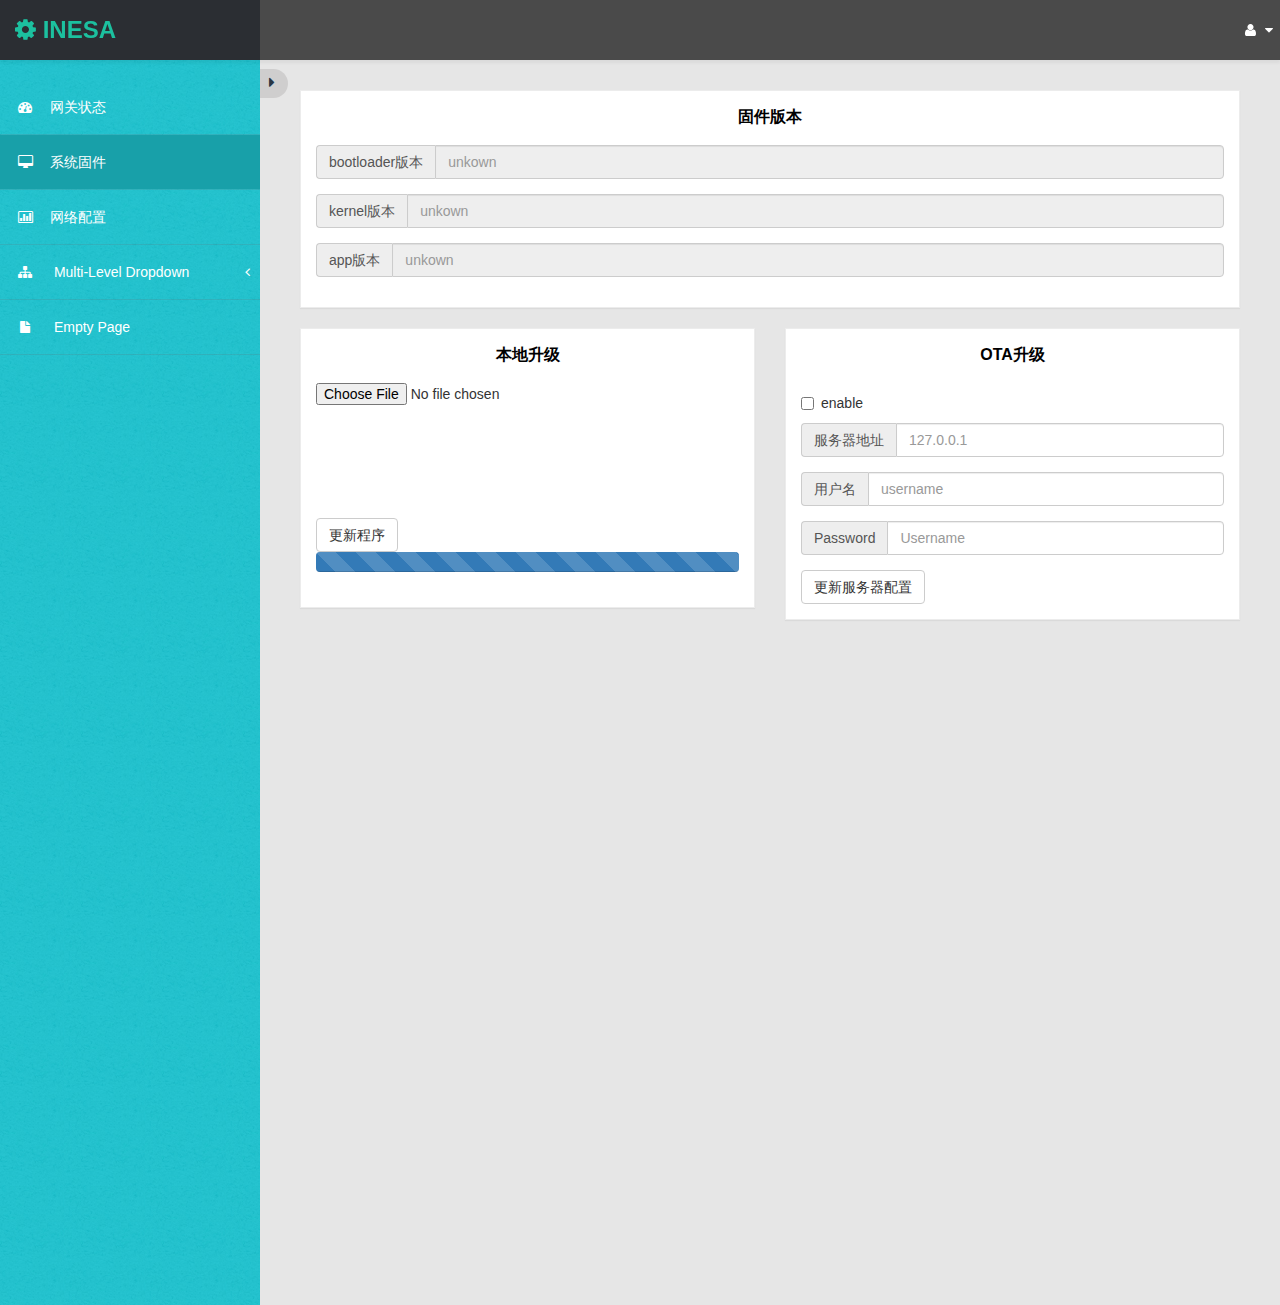
<file: webserver/html/ui-firmware.html>
﻿<!DOCTYPE html>
<html>
<head>
     <meta charset="utf-8" />
    <meta name="viewport" content="width=device-width, initial-scale=1.0" />
    <title></title>
	<!-- Bootstrap Styles-->
    <link href="assets/css/bootstrap.css" rel="stylesheet" />
     <!-- FontAwesome Styles-->
    <link href="assets/css/font-awesome.css" rel="stylesheet" />
        <!-- Custom Styles-->
    <link href="assets/css/custom-styles.css" rel="stylesheet" />
     <!-- Google Fonts-->
    <!-- JS Scripts-->
    <!-- jQuery Js -->
<script src="assets/js/jquery-1.10.2.js"></script>
<!-- Bootstrap Js -->
<script src="assets/js/bootstrap.min.js"></script>
<!-- Metis Menu Js -->
<script src="assets/js/jquery.metisMenu.js"></script>
      <!-- Custom Js -->
<script src="assets/js/custom-scripts.js"></script>
<script>
function getCookie(cname)
{
  var name = cname + "=";
  var ca = document.cookie.split(';');
  for(var i=0; i<ca.length; i++) 
  {
    var c = ca[i].trim();
    if (c.indexOf(name)==0) return c.substring(name.length,c.length);
  }
  return "";
}
function delCookie(name)
{
	var exp = new Date();
	exp.setTime(exp.getTime() - 1);
	var cval=getCookie(name);
	if(cval!=null)
	document.cookie= name + "="+cval+";expires="+exp.toGMTString();
}
function logout()
{
	delCookie("SSID");
	window.location.href="index.html";
}
</script>
</head>
<body>
    <div id="wrapper">
        <nav class="navbar navbar-default top-navbar" role="navigation">
            <div class="navbar-header">
                <button type="button" class="navbar-toggle" data-toggle="collapse" data-target=".sidebar-collapse">
                    <span class="sr-only">Toggle navigation</span>
                    <span class="icon-bar"></span>
                    <span class="icon-bar"></span>
                    <span class="icon-bar"></span>
                </button>
                <a class="navbar-brand"><i class="fa fa-gear"></i> <strong>INESA</strong></a>
            </div>

            <ul class="nav navbar-top-links navbar-right">
                <!-- /.dropdown -->
                <li class="dropdown">
                    <a class="dropdown-toggle" data-toggle="dropdown" href="#" aria-expanded="false">
                        <i class="fa fa-user fa-fw"></i> <i class="fa fa-caret-down"></i>
                    </a>
                    <ul class="dropdown-menu dropdown-user">
                        <li><a href="index.html"><i class="fa fa-user fa-fw"></i> LogIn</a>
                        </li>
                        <li><a onclick="logout()"><i class="fa fa-gear fa-fw"></i> Logout</a>
                        </li>
                        <li class="divider"></li>
                        <li><a href="cgi-bin/reset.cgi"><i class="fa fa-sign-out fa-fw"></i> Reboot</a>
                        </li>
                    </ul>
                    <!-- /.dropdown-user -->
                </li>
                <!-- /.dropdown -->
            </ul>
        </nav>
        <!--/. NAV TOP  -->
        <nav class="navbar-default navbar-side" role="navigation">
		<div id="sideNav" href=""><i class="fa fa-caret-right"></i></div>
            <div class="sidebar-collapse">
                <ul class="nav" id="main-menu">

                    <li>
                        <a href="home.html"><i class="fa fa-dashboard"></i>网关状态</a>
                    </li>
                    <li>
                        <a class="active-menu"><i class="fa fa-desktop"></i>系统固件</a>
                    </li>
					<li>
                        <a href="ui-netconfig.html"><i class="fa fa-bar-chart-o"></i>网络配置</a>
                    </li>
                    <li>
                        <a href="#"><i class="fa fa-sitemap"></i> Multi-Level Dropdown<span class="fa arrow"></span></a>
                        <ul class="nav nav-second-level">
                            <li>
                                <a href="#">Second Level Link</a>
                            </li>
                            <li>
                                <a href="#">Second Level Link</a>
                            </li>
                            <li>
                                <a href="#">Second Level Link<span class="fa arrow"></span></a>
                                <ul class="nav nav-third-level">
                                    <li>
                                        <a href="#">Third Level Link</a>
                                    </li>
                                    <li>
                                        <a href="#">Third Level Link</a>
                                    </li>
                                    <li>
                                        <a href="#">Third Level Link</a>
                                    </li>

                                </ul>

                            </li>
                        </ul>
                    </li>
                    <li>
                        <a href="empty.html"><i class="fa fa-fw fa-file"></i> Empty Page</a>
                    </li>
                </ul>

            </div>

        </nav>
        <!-- /. NAV SIDE  -->
        <div id="page-wrapper" >
            <div id="page-inner">	
				<div class="row">
					<div class="col-md-12">
						<div class="panel panel-default">
							<div class="panel-heading" align="center">
				 				固件版本
							</div> 
							<div class="panel-body"> 
								<form role="form" >
                                	<div class="form-group input-group">
                                            <span class="input-group-addon">bootloader版本</span>
                                            <input type="text" class="form-control" id=boot_version readonly="readonly" placeholder="unkown">
                                	</div>  
                                	<div class="form-group input-group">
                                            <span class="input-group-addon">kernel版本</span>
                                            <input type="text" class="form-control" id=kernel_version readonly="readonly" placeholder="unkown">
                                	</div> 
                                	<div class="form-group input-group">
                                            <span class="input-group-addon">app版本</span>
                                            <input type="text" class="form-control" id=app_version readonly="readonly" placeholder="unkown">
                                	</div>      
								</form>
							</div>
						</div>
					</div>	
				</div>												
				<!-- /. ROW  -->			
				<div class="row">
                    <div class="col-md-6">
                        <div class="panel panel-default">
                        	<div class="panel-heading" align="center">
                            	本地升级 
                        	</div>
							<div class="panel-body">
    							<!--<form role="form" action="${pageContext.request.contextPath }/upload" enctype="multipart/form-data" method="post">-->
								<form role="form" action="" enctype="multipart/form-data" method="post">
									<div class="form-group">
										<input type="file" id="firmware" name="firmware">
									</div>
									 
									<div class="form-group">
										<p class="form-control-static" id="info"></p>
									</div> 		
									<div class="form-group">
										<p class="form-control-static" id="result"></p>
									</div> 							
    							</form>
								<button type="submit" onclick="upload()" class="btn btn-default">更新程序</button>
								<!-- <button type="submit" onclick="upload()" class="btn btn-default">更新程序</button><br>-->
								<div class="progress progress-striped active" id="progress">
  									<div class="progress-bar progress-bar-primary" role="progressbar" aria-valuenow="0" aria-valuemin="0" aria-valuemax="100" style="width: 100%">

  									</div>
								</div>
                            </div>
						</div>
                    </div>
					<!-- /. col-md-6  -->
                    <div class="col-md-6">
                        <div class="panel panel-default">
                        	<div class="panel-heading" align="center">
                            	OTA升级
                        	</div>
                       
                        	<div class="panel-body">
								<form role="form">
									<div class="checkbox">
                                    	<label>
                                    		<input type="checkbox" value="">enable
                                 		</label>
									</div>
									<div class="form-group input-group">
										<span class="input-group-addon">服务器地址</span>
										<input type="text" class="form-control" id="server_address" placeholder="127.0.0.1">
                                    </div>
									<div class="form-group input-group">
										<span class="input-group-addon">用户名</span>
											<input type="text" class="form-control" id="server_username" placeholder="username">
									</div>
									<div class="form-group input-group">
										<span class="input-group-addon">Password</span>
										<input type="text" class="form-control" placeholder="Username">
									</div>
									<button type="submit" class="btn btn-default">更新服务器配置</button>
								</form>
                            </div>
						</div>
                    </div>
					<!-- /. col-md-6  -->
                </div>
                 <!-- /. ROW  -->	
			</div>
             <!-- /. PAGE INNER  -->
            </div>
         <!-- /. PAGE WRAPPER  -->
        </div>
     <!-- /. WRAPPER  -->

<script>  
        var totalSize = 0;  
          
 
        $(':file').change(function() {  
            var file = this.files[0]; 
            name = file.name;  
            size = file.size;  
            type = file.type;  
            url = window.URL.createObjectURL(file); 
              
            totalSize += size;  
            $("#info").html("文件名：" + name + "<br>文件类型：" + type + "<br>文件大小：" + size);  
			$("#result").html("");
              
        });  
        function upload() {  
			if(getCookie("SSID") == "")
			{
				window.alert("权限不足,请登录");
				return;
			}
			var firm = $("#firmware").get(0).files[0];
			if(firm == undefined)
				return false;
  			var formData = new FormData();
  			formData.append("file" , firm);  
            
            $.ajax({  
                url: "cgi-bin/upload.cgi",  
                type: "POST",  
				async: true, 
                data: formData, 
                xhr: function(){ 
                  
                    myXhr = $.ajaxSettings.xhr();  
                    if(myXhr.upload){ 
                        myXhr.upload.addEventListener('progress',progressHandlingFunction, false);   
                    }  
                    return myXhr; 
                },  
                success: function(result){  
					var objs = JSON.parse(result);
					if(objs.status == 0)
					{
						var str = "Sucess:" + objs.filename +" has been uploaded";
						$("#result").html(str);
					}
					else if(objs.status == -2)
					{
						window.location.href="index.html";
					}
					else
					{
						$("#result").html("Faild:fail to upload");
					}
//                    $("#result").html(objs.status);  
                },  
                contentType: false, //必须false才会自动加上正确的Content-Type  
                processData: false  //必须false才会避开jQuery对 formdata 的默认处理  
            });  
        }         
      
 
        function progressHandlingFunction(e) {  
            if (e.lengthComputable) {  
                $('#progress').attr({value : e.loaded, max : e.total}); //更新数据到进度条  
                var percent = e.loaded/e.total*100; 
 
//				$("#progress").html( percent +"%" );
  				$("#progress").css("width" , percent +"%");

//                $('#progress').html(e.loaded + "/" + e.total+" bytes. " + percent.toFixed(2) + "%");  
//                $('#progress').css('width', percent.toFixed(2) + "%");

            }  
        }  
</script> 
</body>
</html>
</file>
<file: webserver/html/css/style2.0.css>
﻿*{margin:0;padding:0}
body{
	font-family:'微软雅黑','黑体',serif,'宋体';color:#4d6287;font-size:12px;
	background:#191c2c;overflow:hidden}
dd,div,dt,li,span{font-family:'微软雅黑'}
li{list-style-type:none}
a,a:active{text-decoration:none;font-family:'微软雅黑';outline:0}
img{border:none}
* html,* html body{
	background-image:url(style/images/about:blank);
	background-attachment:fixed
}
* html .btnlistpar{
	position:absolute;bottom:auto;
	top:expression(eval(document.documentElement.scrollTop))
}
body,html{_height:100%}
.mar-t-0{margin-top:0!important}
.btn-down,.btn-up{position:fixed;top:40px;left:50%;width:69px;height:41px;background:url(style/images/com_0.png) no-repeat -250px -450px;margin-left:-34px;display:none;z-index:1}.btn-down{background:url(style/images/com_0.png) no-repeat -150px -450px;top:auto;bottom:40px}.btnlistpar{padding:20px 0!important;margin:0;margin-top:-131px;top:50%;right:40px;position:fixed;_position:absolute;_margin-top:200px;line-height:18px;*width:76px;clear:both;border-right:1px dashed #4c4b57}.btnlistpar a{right:-14px;display:block;margin-top:4px;padding-right:36px;text-align:right;cursor:pointer;overflow:hidden;height:28px;line-height:30px;font-size:12px;color:#4c4b57;position:relative;clear:both;*float:right!important;*width:48px}.btnlistpar .sel,.btnlistpar a:hover{color:#aae4ff;background:url(style/images/com_0.png) no-repeat 56px -450px}.btnlistpar #bdshare{background:0 0;text-align:right!important}.btnlistpar #bdshare em{position:absolute;top:0;right:0;width:100%;height:100%;background:none!important;_width:74px}.btnlistparPhone{margin-top:-215px;right:50px}.btnlistparPhone a{height:36px;line-height:36px;padding-right:50px;font-size:24px;margin-top:20px}.btnlistparPhone a:not(.share):before{content:'';width:30px;height:30px;background:#c1c7d0;border-radius:18px;position:absolute;top:3px;right:3px}.btnlistparPhone a.sel:not(.share):before{width:36px;height:36px;top:0;right:0}.btnlistparPhone a.sel:before{background-color:#2365d3}.cont{overflow:hidden;position:relative}.btn{width:230px;height:70px;line-height:68px;background:url(style/images/com_0.png) no-repeat -370px 0;text-align:center;font-size:24px;letter-spacing:1px;color:#fff;z-index:1;margin:240px 0 0 -115px}.btn:hover{color:#fff;background:url(style/images/com_0.png) no-repeat -370px -70px}.cont_0 .btn{opacity:0;margin-top:-100px}.cont_2 .btn{opacity:0;margin-top:600px}#page0{background:#0d1021}#page0 .img0,#page0 .img1,#page0 .img2,#page0 .img3,#page0 .img4,#page0 .img5,#page0 .img6,#page0 .img7,#page0 .imgGroug,#page1 .img0,#page1 .img1,#page1 .img2,#page1 .img3,#page1 .img4,#page1 .img5,#page1 .img6,
#page1 .imgGroug,
#page2 .imgGroug,
#page3 .img0,#page3 .img1,
#page4 .imgDel,.btn,.makenews,
.title0,.title1{position:absolute;top:50%;left:50%}
.makenews{width:320px;line-height:30px;text-align:center;cursor:pointer;z-index:1;color:#575661;margin:303px 0 0 -160px}.makenews span{color:#7f8087}.logo{height:26px;line-height:31px;position:absolute;top:35px;left:40px;padding:0 10px 0 32px;z-index:1;-webkit-border-radius:4px;-moz-border-radius:4px;-o-border-radius:4px;border-radius:4px;background:url(style/images/com_0.png) no-repeat -573px -447px;color:#1ab1ff;border:1px solid #1ab1ff}.logo:hover{background:url(style/images/com_0.png) no-repeat -573px -497px;color:#14e1ff;border:1px solid #14e1ff}.keymouse{background:url(style/images/com_0.png) no-repeat -50px -450px;width:95px;height:33px;position:absolute;bottom:20px;right:20px;line-height:0}.keymouse img{-webkit-animation:keymouse 6s linear infinite;-moz-animation:keymouse 6s linear infinite;-o-animation:keymouse 6s linear infinite;animation:keymouse 6s linear infinite;opacity:0}@-webkit-keyframes keymouse{30%{opacity:0}40%{opacity:1}50%{opacity:0}60%{opacity:1}70%{opacity:0}}@-moz-keyframes keymouse{30%{opacity:0}40%{opacity:1}50%{opacity:0}60%{opacity:1}70%{opacity:0}}@-o-keyframes keymouse{30%{opacity:0}40%{opacity:1}50%{opacity:0}60%{opacity:1}70%{opacity:0}}@keyframes keymouse{30%{opacity:0}40%{opacity:1}50%{opacity:0}60%{opacity:1}70%{opacity:0}}
#page0 .img0{
	width:600px;height:274px;line-height:0;margin:-470px 0 0 -300px;
	background:url(style/images/com_0.png) no-repeat 0 -150px;
	z-index:1;
	transform-origin:50% bottom;
	-webkit-transform-origin:50% bottom;
	-moz-transform-origin:50% bottom;
	-o-transform-origin:50% bottom
}
#page0 .imgGroug{z-index:0;width:1394px;height:1048px;margin:-546px 0 0 -715px}
#page0 .img1,#page0 .img2{line-height:0;width:100%;height:100%;margin:100px 0 0 -715px}
#page0 .img2{
	z-index:0;-webkit-animation:star 2.5s linear infinite;
	-moz-animation:star 2.5s linear infinite;
	-o-animation:star 2.5s linear infinite;
	animation:star 2.5s linear infinite
}
#page0 .img3,#page0 .img4{
	z-index:1;width:134px;height:126px;background:url(style/images/com_0.png) no-repeat;margin:134px 0 0 -378px}#page0 .img4{background:url(style/images/com_0.png) no-repeat -150px 0;margin:35px 0 0 253px}#page0 .img5{z-index:1;width:64px;height:60px;background:url(style/images/com_0.png) no-repeat -300px 0;margin:-65px 0 0 -249px}#page0 .img6,#page0 .img7{z-index:1;width:570px;height:450px;background:url(style/images/com_0_star.png) no-repeat;margin:-158px 0 0 -290px;-webkit-animation:star_dian0 4s linear infinite;-moz-animation:star_dian0 4s linear infinite;-o-animation:star_dian0 4s linear infinite;animation:star_dian0 4s linear infinite}#page0 .img7{background:url(style/images/com_0_star.png) no-repeat 0 -450px;-webkit-animation:star_dian1 4s linear infinite;-moz-animation:star_dian1 4s linear infinite;-o-animation:star_dian1 4s linear infinite;animation:star_dian1 4s linear infinite}#page0 .btn,#page0 .img0,#page0 .imgGroug,#page0 .makenews{transition:margin .2s ease,transform .2s ease;-webkit-transition:margin .2s ease,-webkit-transform .2s ease;-moz-transition:margin .2s ease,-moz-transform .2s ease;-o-transition:margin .2s ease,-o-transform .2s ease}#page0 .btn{margin-top:290px}#page0 .makenews{margin-top:370px}#page0.resp0 .img0{transform:scale(0.7);-webkit-transform:scale(0.7);-moz-transform:scale(0.7);-o-transform:scale(0.7);margin-top:-400px}#page0.resp0 .imgGroug{transform:scale(0.6);-webkit-transform:scale(0.6);-moz-transform:scale(0.6);-o-transform:scale(0.6)}#page0.resp0 .btn{margin-top:196px}#page0.resp0 .makenews{margin-top:278px}#page0.resp1 .img0,#page0.resp1 .imgGroug{transform:scale(0.8);-webkit-transform:scale(0.8);-moz-transform:scale(0.8);-o-transform:scale(0.8)}#page0.resp1 .btn{margin-top:245px}#page0.resp1 .makenews{margin-top:325px}#page0.cont_0 .btn,#page0.cont_2 .btn{opacity:1;margin-top:290px}#page0.cont_0.resp0 .btn,#page0.cont_2.resp0 .btn{margin-top:196px}#page0.cont_0.resp1 .btn,#page0.cont_2.resp1 .btn{margin-top:245px}@-webkit-keyframes star{0%{opacity:0}50%{opacity:1}100%{opacity:0}}@-moz-keyframes star{0%{opacity:0}50%{opacity:1}100%{opacity:0}}@-o-keyframes star{0%{opacity:0}50%{opacity:1}100%{opacity:0}}@keyframes star{0%{opacity:0}50%{opacity:1}100%{opacity:0}}@-webkit-keyframes star_dian0{0%,24%{opacity:0}25%,75%{opacity:1}100%,76%{opacity:0}}@-moz-keyframes star_dian0{0%,24%{opacity:0}25%,75%{opacity:1}100%,76%{opacity:0}}@-o-keyframes star_dian0{0%,24%{opacity:0}25%,75%{opacity:1}100%,76%{opacity:0}}@keyframes star_dian0{0%,24%{opacity:0}25%,75%{opacity:1}100%,76%{opacity:0}}@-webkit-keyframes star_dian1{0%,39%{opacity:0}40%,90%{opacity:1}100%,91%{opacity:0}}@-moz-keyframes star_dian1{0%,39%{opacity:0}40%,90%{opacity:1}100%,91%{opacity:0}}@-o-keyframes star_dian1{0%,39%{opacity:0}40%,90%{opacity:1}100%,91%{opacity:0}}@keyframes star_dian1{0%,39%{opacity:0}40%,90%{opacity:1}100%,91%{opacity:0}}
	#page1 .img0,#page1 .img1,#page1 .img2,#page1 .img3,
	#page2 .imgGroug,#page3 .img0,#page3 .img1,.btn,.title0,.title1{
		transition:margin .5s ease,opacity .5s ease;
		-webkit-transition:margin .5s ease,opacity .5s ease;
		-moz-transition:margin .5s ease,opacity .5s ease;
		-o-transition:margin .5s ease,opacity .5s ease
	}
	.title0,.title1{left:0;width:100%;text-align:center;color:#2ec0f6;font-size:40px;height:70px;line-height:70px;margin:-300px 0 0 0;z-index:1}
	.title1{color:#fff;font-size:20px;height:30px;line-height:30px;margin:-230px 0 0 0}.cont_0 .title0{opacity:0;margin:-620px 0 0 0}.cont_2 .title0{opacity:0;margin:-120px 0 0 0}.cont_0 .title1{opacity:0;margin:-450px 0 0 0}.cont_2 .title1{opacity:0;margin:50px 0 0}
	#page1 .img0,#page1 .img1,#page1 .img2,#page1 .imgGroug{z-index:1}
	#page1 .imgGroug{width:170px;height:170px;margin:-126px 0 0 -85px}
	#page1 .imgGroug ul{position:relative;width:170px;height:170px}
	#page1 .img0,#page1 .img1,#page1 .img2{margin:-85px 0 0 -85px;width:100%;height:100%}
	#page1.cont_1 .img0{
		-webkit-transform:rotateY(240deg) translateZ(150px) scale(.925);
		-moz-transform:rotateY(240deg) translateZ(150px) scale(.925);
		-o-transform:rotateY(240deg) translateZ(150px) scale(.925);
		transform:rotateY(240deg) translateZ(150px) scale(.925);
		-webkit-animation:rotate_0 10s linear .5s infinite;
		-moz-animation:rotate_0 10s linear .5s infinite;
		-o-animation:rotate_0 10s linear .5s infinite;
		animation:rotate_0 10s linear .5s infinite
	}
	#page1.cont_1 .img1{
		-webkit-transform:rotateY(0deg) translateZ(150px);
		-moz-transform:rotateY(0deg) translateZ(150px);
		-o-transform:rotateY(0deg) translateZ(150px);
		transform:rotateY(0deg) translateZ(150px);
		-webkit-animation:rotate_1 10s linear .5s infinite;
		-moz-animation:rotate_1 10s linear .5s infinite;
		-o-animation:rotate_1 10s linear .5s infinite;
		animation:rotate_1 10s linear .5s infinite
	}
	#page1.cont_1 .img2{
		-webkit-transform:rotateY(120deg) translateZ(150px) scale(.925);
		-moz-transform:rotateY(120deg) translateZ(150px) scale(.925);
		-o-transform:rotateY(120deg) translateZ(150px) scale(.925);
		transform:rotateY(120deg) translateZ(150px) scale(.925);
		-webkit-animation:rotate_2 10s linear .5s infinite;
		-moz-animation:rotate_2 10s linear .5s infinite;
		-o-animation:rotate_2 10s linear .5s infinite;
		animation:rotate_2 10s linear .5s infinite
	}
	@-webkit-keyframes rotate_0{
		0%{
			-webkit-transform:rotateY(240deg) translateZ(150px) scale(.85);
			z-index:1
		}
		12.4%{z-index:1}
		12.5%{
			-webkit-transform:rotateY(285deg) translateZ(150px) scale(.9);z-index:2
		}37.5%{-webkit-transform:rotateY(375deg) translateZ(150px) scale(1);z-index:2}
		62.5%{-webkit-transform:rotateY(465deg) translateZ(150px) scale(.9);z-index:2}
		62.6%{z-index:1}
		87.5%{-webkit-transform:rotateY(555deg) translateZ(150px) scale(.8)}
		100%{-webkit-transform:rotateY(600deg) translateZ(150px) scale(.85)}
	}@-moz-keyframes rotate_0{
		0%{-moz-transform:rotateY(240deg) translateZ(150px) scale(.85);z-index:1}
		12.4%{z-index:1}
		12.5%{-moz-transform:rotateY(285deg) translateZ(150px) scale(.9);z-index:2}
		37.5%{-moz-transform:rotateY(375deg) translateZ(150px) scale(1);z-index:2}
		62.5%{-moz-transform:rotateY(465deg) translateZ(150px) scale(.9);z-index:2}
		62.6%{z-index:1}
		87.5%{-moz-transform:rotateY(555deg) translateZ(150px) scale(.8)}
		100%{-moz-transform:rotateY(600deg) translateZ(150px) scale(.85)}
	}@-o-keyframes rotate_0{
		0%{-o-transform:rotateY(240deg) translateZ(150px) scale(.85);z-index:1}
		12.4%{z-index:1}
		12.5%{-o-transform:rotateY(285deg) translateZ(150px) scale(.9);z-index:2}
		37.5%{-o-transform:rotateY(375deg) translateZ(150px) scale(1);z-index:2}
		62.5%{-o-transform:rotateY(465deg) translateZ(150px) scale(.9);z-index:2}
		62.6%{z-index:1}
		87.5%{-o-transform:rotateY(555deg) translateZ(150px) scale(.8)}
		100%{-o-transform:rotateY(600deg) translateZ(150px) scale(.85)}
	}@keyframes rotate_0{0%{transform:rotateY(240deg) translateZ(150px) scale(.85);z-index:1}12.4%{z-index:1}12.5%{transform:rotateY(285deg) translateZ(150px) scale(.9);z-index:2}37.5%{transform:rotateY(375deg) translateZ(150px) scale(1);z-index:2}62.5%{transform:rotateY(465deg) translateZ(150px) scale(.9);z-index:2}62.6%{z-index:1}87.5%{transform:rotateY(555deg) translateZ(150px) scale(.8)}100%{transform:rotateY(600deg) translateZ(150px) scale(.85)}}@-webkit-keyframes rotate_1{0%{-webkit-transform:rotateY(0deg) translateZ(150px) scale(1);z-index:2}25%{-webkit-transform:rotateY(90deg) translateZ(150px) scale(.9);z-index:2}25.1%{-webkit-transform:rotateY(91deg) translateZ(150px) scale(.9);z-index:1}50%{-webkit-transform:rotateY(180deg) translateZ(150px) scale(.8)}74.9%{-webkit-transform:rotateY(269deg) translateZ(150px) scale(.9);z-index:1}75%{-webkit-transform:rotateY(270deg) translateZ(150px) scale(.9);z-index:2}100%{-webkit-transform:rotateY(360deg) translateZ(150px) scale(1);z-index:2}}@-moz-keyframes rotate_1{0%{-moz-transform:rotateY(0deg) translateZ(150px) scale(1);z-index:2}25%{-moz-transform:rotateY(90deg) translateZ(150px) scale(.9);z-index:2}25.1%{-moz-transform:rotateY(91deg) translateZ(150px) scale(.9);z-index:1}50%{-moz-transform:rotateY(180deg) translateZ(150px) scale(.8)}74.9%{-moz-transform:rotateY(269deg) translateZ(150px) scale(.9);z-index:1}75%{-moz-transform:rotateY(270deg) translateZ(150px) scale(.9);z-index:2}100%{-moz-transform:rotateY(360deg) translateZ(150px) scale(1);z-index:2}}@-o-keyframes rotate_1{0%{-o-transform:rotateY(0deg) translateZ(150px) scale(1);z-index:2}25%{-o-transform:rotateY(90deg) translateZ(150px) scale(.9);z-index:2}25.1%{-o-transform:rotateY(91deg) translateZ(150px) scale(.9);z-index:1}50%{-o-transform:rotateY(180deg) translateZ(150px) scale(.8)}74.9%{-o-transform:rotateY(269deg) translateZ(150px) scale(.9);z-index:1}75%{-o-transform:rotateY(270deg) translateZ(150px) scale(.9);z-index:2}100%{-o-transform:rotateY(360deg) translateZ(150px) scale(1);z-index:2}}@keyframes rotate_1{0%{transform:rotateY(0deg) translateZ(150px) scale(1);z-index:2}25%{transform:rotateY(90deg) translateZ(150px) scale(.9);z-index:2}25.1%{transform:rotateY(91deg) translateZ(150px) scale(.9);z-index:1}50%{transform:rotateY(180deg) translateZ(150px) scale(.8)}74.9%{transform:rotateY(269deg) translateZ(150px) scale(.9);z-index:1}75%{transform:rotateY(270deg) translateZ(150px) scale(.9);z-index:2}100%{transform:rotateY(360deg) translateZ(150px) scale(1);z-index:2}}@-webkit-keyframes rotate_2{0%{-webkit-transform:rotateY(120deg) translateZ(150px) scale(.85);z-index:1}12.5%{-webkit-transform:rotateY(165deg) translateZ(150px) scale(.8)}37.4%{z-index:1}37.5%{-webkit-transform:rotateY(255deg) translateZ(150px) scale(.9);z-index:2}62.5%{-webkit-transform:rotateY(345deg) translateZ(150px) scale(1);z-index:2}87.5%{-webkit-transform:rotateY(435deg) translateZ(150px) scale(.9);z-index:2}100%{-webkit-transform:rotateY(480deg) translateZ(150px) scale(.85);z-index:1}}@-moz-keyframes rotate_2{0%{-moz-transform:rotateY(120deg) translateZ(150px) scale(.85);z-index:1}12.5%{-moz-transform:rotateY(165deg) translateZ(150px) scale(.8)}37.4%{z-index:1}37.5%{-moz-transform:rotateY(255deg) translateZ(150px) scale(.9);z-index:2}62.5%{-moz-transform:rotateY(345deg) translateZ(150px) scale(1);z-index:2}87.5%{-moz-transform:rotateY(435deg) translateZ(150px) scale(.9);z-index:2}100%{-moz-transform:rotateY(480deg) translateZ(150px) scale(.85);z-index:1}}@-o-keyframes rotate_2{0%{-o-transform:rotateY(120deg) translateZ(150px) scale(.85);z-index:1}12.5%{-o-transform:rotateY(165deg) translateZ(150px) scale(.8)}37.4%{z-index:1}37.5%{-o-transform:rotateY(255deg) translateZ(150px) scale(.9);z-index:2}62.5%{-o-transform:rotateY(345deg) translateZ(150px) scale(1);z-index:2}87.5%{-o-transform:rotateY(435deg) translateZ(150px) scale(.9);z-index:2}100%{-o-transform:rotateY(480deg) translateZ(150px) scale(.85);z-index:1}}@keyframes rotate_2{0%{transform:rotateY(120deg) translateZ(150px) scale(.85);z-index:1}12.5%{transform:rotateY(165deg) translateZ(150px) scale(.8)}37.4%{z-index:1}37.5%{transform:rotateY(255deg) translateZ(150px) scale(.9);z-index:2}62.5%{transform:rotateY(345deg) translateZ(150px) scale(1);z-index:2}87.5%{transform:rotateY(435deg) translateZ(150px) scale(.9);z-index:2}100%{transform:rotateY(480deg) translateZ(150px) scale(.85);z-index:1}}#page1.cont_0 .img0{margin:-316px 0 0 -258px;opacity:0}#page1.cont_2 .img0{margin:284px 0 0 -258px;opacity:0}#page1.cont_0 .img1{margin:-413px 0 0 -85px;opacity:0}#page1.cont_2 .img1{margin:330px 0 0 -85px;opacity:0}#page1.cont_0 .img2{margin:-316px 0 0 91px;opacity:0}#page1.cont_2 .img2{margin:284px 0 0 91px;opacity:0}#page1 .img3{margin:-410px 0 0 -351px;z-index:0}#page1.cont_0 .img3{margin:-570px 0 0 -351px;opacity:0}#page1.cont_2 .img3{margin:-170px 0 0 -351px;opacity:0}#page2 .imgGroug{z-index:0;width:790px;height:722px;margin:-361px 0 0 -395px}#page2 .img1{position:absolute;top:0;left:0;-webkit-animation:star 2s linear infinite;-moz-animation:star 2s linear infinite;-o-animation:star 2s linear infinite;animation:star 2s linear infinite}#page2.cont_0 .imgGroug{opacity:0;margin:-600px 0 0 -395px}#page2.cont_2 .imgGroug{opacity:0;margin:100px 0 0 -395px}#page3 .img0{margin:-4px 0 0 -230px;z-index:1;opacity:0;transform-origin:50% bottom;-webkit-transform-origin:50% bottom;-moz-transform-origin:50% bottom;-o-transform-origin:50% bottom}#page3.cont_1 .img0{-webkit-animation:scale_y .3s linear .5s;-moz-animation:scale_y .3s linear .5s;-o-animation:scale_y .3s linear .5s;animation:scale_y .3s linear .5s}#page3.cont_0 .img0{margin-top:-304px}#page3.cont_2 .img0{margin-top:496px}#page3.cont_0 .img0,#page3.cont_2 .img0{opacity:0;-webkit-animation:scale_y1 .3s linear;-moz-animation:scale_y1 .3s linear;-o-animation:scale_y1 .3s linear;animation:scale_y1 .3s linear}@-webkit-keyframes scale_y{0%{-webkit-transform:scaleY(.1)}100%{-webkit-transform:scaleY(1)}}@-moz-keyframes scale_y{0%{-moz-transform:scaleY(.1)}100%{-moz-transform:scaleY(1)}}@-o-keyframes scale_y{0%{-o-transform:scaleY(.1)}100%{-o-transform:scaleY(1)}}@keyframes scale_y{0%{transform:scaleY(.1)}100%{transform:scaleY(1)}}@-webkit-keyframes scale_y1{0%{-webkit-transform:scaleY(1)}100%{-webkit-transform:scaleY(.1)}}@-moz-keyframes scale_y1{0%{-moz-transform:scaleY(1)}100%{-moz-transform:scaleY(.1)}}@-o-keyframes scale_y1{0%{-o-transform:scaleY(1)}100%{-o-transform:scaleY(.1)}}@keyframes scale_y1{0%{transform:scaleY(1)}100%{transform:scaleY(.1)}}#page3 .img1{margin:-270px 0 0 -443px;z-index:0}#page3.cont_0 .img1{margin:-570px 0 0 -443px;opacity:0}#page3.cont_2 .img1{margin:200px 0 0 -443px;opacity:0}#page4 .imgDel{text-align:center;width:150px;height:250px;margin:-125px 0 0 -75px;line-height:0;opacity:0}#page4 .imgDel p{line-height:20px;color:#34baff;font-size:14px}#page4 .imgDel ul{position:absolute;top:5px;left:50%;width:134px;height:186px;margin:0 0 0 -67px;background:url(style/images/page4_5.png) repeat-x 0 -12px}#page4 .imgDel.img0{margin:-125px 0 0 -435px;transition:margin .3s ease;-webkit-transition:margin .3s ease;-moz-transition:margin .3s ease;-o-transition:margin .3s ease}#page4 .imgDel.img1{margin:-125px 0 0 -255px;transition:margin .5s ease;-webkit-transition:margin .5s ease;-moz-transition:margin .5s ease;-o-transition:margin .5s ease}#page4 .imgDel.img2{transition:margin .7s ease;-webkit-transition:margin .7s ease;-moz-transition:margin .7s ease;-o-transition:margin .7s ease}#page4 .imgDel.img3{margin:-125px 0 0 105px;transition:margin .9s ease;-webkit-transition:margin .9s ease;-moz-transition:margin .9s ease;-o-transition:margin .9s ease}#page4 .imgDel.img4{margin:-125px 0 0 285px;transition:margin 1.1s ease;-webkit-transition:margin 1.1s ease;-moz-transition:margin 1.1s ease;-o-transition:margin 1.1s ease}#page4.cont_0 .imgDel.img0,#page4.cont_0 .imgDel.img1,#page4.cont_0 .imgDel.img2,#page4.cont_0 .imgDel.img3,#page4.cont_0 .imgDel.img4,#page4.cont_2 .imgDel.img0,#page4.cont_2 .imgDel.img1,#page4.cont_2 .imgDel.img2,#page4.cont_2 .imgDel.img3,#page4.cont_2 .imgDel.img4{margin-top:375px}#page4.cont_1 .imgDel.img0{-webkit-animation:pos0 1s ease;-moz-animation:pos0 1s ease;-o-animation:pos0 1s ease;animation:pos0 1s ease}#page4.cont_1 .imgDel.img1{-webkit-animation:pos1 1s ease;-moz-animation:pos1 1s ease;-o-animation:pos1 1s ease;animation:pos1 1s ease}#page4.cont_1 .imgDel.img2{-webkit-animation:pos2 1s ease;-moz-animation:pos2 1s ease;-o-animation:pos2 1s ease;animation:pos2 1s ease}#page4.cont_1 .imgDel.img3{-webkit-animation:pos3 1s ease;-moz-animation:pos3 1s ease;-o-animation:pos3 1s ease;animation:pos3 1s ease}#page4.cont_1 .imgDel.img4{-webkit-animation:pos4 1s ease;-moz-animation:pos4 1s ease;-o-animation:pos4 1s ease;animation:pos4 1s ease}@-webkit-keyframes pos0{0%{margin-top:375px;opacity:0}25%{margin-top:-147px;opacity:1}40%{margin-top:-125px}}@-moz-keyframes pos0{0%{margin-top:375px;opacity:0}25%{margin-top:-147px;opacity:1}40%{margin-top:-125px}}@-o-keyframes pos0{0%{margin-top:375px;opacity:0}25%{margin-top:-147px;opacity:1}40%{margin-top:-125px}}@keyframes pos0{0%{margin-top:375px;opacity:0}25%{margin-top:-147px;opacity:1}40%{margin-top:-125px}}@-webkit-keyframes pos1{0%{margin-top:500px;opacity:0}40%{margin-top:-147px;opacity:1}55%{margin-top:-125px}}@-moz-keyframes pos1{0%{margin-top:500px;opacity:0}40%{margin-top:-147px;opacity:1}55%{margin-top:-125px}}@-o-keyframes pos1{0%{margin-top:500px;opacity:0}40%{margin-top:-147px;opacity:1}55%{margin-top:-125px}}@keyframes pos1{0%{margin-top:500px;opacity:0}40%{margin-top:-147px;opacity:1}55%{margin-top:-125px}}@-webkit-keyframes pos2{0%{margin-top:600px;opacity:0}55%{margin-top:-147px;opacity:1}70%{margin-top:-125px}}@-moz-keyframes pos2{0%{margin-top:600px;opacity:0}55%{margin-top:-147px;opacity:1}70%{margin-top:-125px}}@-o-keyframes pos2{0%{margin-top:600px;opacity:0}55%{margin-top:-147px;opacity:1}70%{margin-top:-125px}}@keyframes pos2{0%{margin-top:600px;opacity:0}55%{margin-top:-147px;opacity:1}70%{margin-top:-125px}}@-webkit-keyframes pos3{0%{margin-top:700px;opacity:0}70%{margin-top:-147px;opacity:1}85%{margin-top:-125px}}@-moz-keyframes pos3{0%{margin-top:700px;opacity:0}70%{margin-top:-147px;opacity:1}85%{margin-top:-125px}}@-o-keyframes pos3{0%{margin-top:700px;opacity:0}70%{margin-top:-147px;opacity:1}85%{margin-top:-125px}}@keyframes pos3{0%{margin-top:700px;opacity:0}70%{margin-top:-147px;opacity:1}85%{margin-top:-125px}}@-webkit-keyframes pos4{0%{margin-top:800px;opacity:0}85%{margin-top:-147px;opacity:1}100%{margin-top:-125px}}@-moz-keyframes pos4{0%{margin-top:800px;opacity:0}85%{margin-top:-147px;opacity:1}100%{margin-top:-125px}}@-o-keyframes pos4{0%{margin-top:800px;opacity:0}85%{margin-top:-147px;opacity:1}100%{margin-top:-125px}}@keyframes pos4{0%{margin-top:800px;opacity:0}85%{margin-top:-147px;opacity:1}100%{margin-top:-125px}}#page4.cont_1 .imgDel.img0 ul{-webkit-animation:scan0 10s linear infinite;-moz-animation:scan0 10s linear infinite;-o-animation:scan0 10s linear infinite;animation:scan0 10s linear infinite}#page4.cont_1 .imgDel.img1 ul{-webkit-animation:scan1 10s linear infinite;-moz-animation:scan1 10s linear infinite;-o-animation:scan1 10s linear infinite;animation:scan1 10s linear infinite}#page4.cont_1 .imgDel.img2 ul{-webkit-animation:scan2 10s linear infinite;-moz-animation:scan2 10s linear infinite;-o-animation:scan2 10s linear infinite;animation:scan2 10s linear infinite}#page4.cont_1 .imgDel.img3 ul{-webkit-animation:scan3 10s linear infinite;-moz-animation:scan3 10s linear infinite;-o-animation:scan3 10s linear infinite;animation:scan3 10s linear infinite}#page4.cont_1 .imgDel.img4 ul{-webkit-animation:scan4 10s linear infinite;-moz-animation:scan4 10s linear infinite;-o-animation:scan4 10s linear infinite;animation:scan4 10s linear infinite}@-webkit-keyframes scan0{0%{background-position:0 -12px}100%,20%{background-position:0 186px}}@-moz-keyframes scan0{0%{background-position:0 -12px}100%,20%{background-position:0 186px}}@-o-keyframes scan0{0%{background-position:0 -12px}100%,20%{background-position:0 186px}}@keyframes scan0{0%{background-position:0 -12px}100%,20%{background-position:0 186px}}@-webkit-keyframes scan1{0%,20%{background-position:0 -12px}100%,40%{background-position:0 186px}}@-moz-keyframes scan1{0%,20%{background-position:0 -12px}100%,40%{background-position:0 186px}}@-o-keyframes scan1{0%,20%{background-position:0 -12px}100%,40%{background-position:0 186px}}@keyframes scan1{0%,20%{background-position:0 -12px}100%,40%{background-position:0 186px}}@-webkit-keyframes scan2{0%,40%{background-position:0 -12px}100%,60%{background-position:0 186px}}@-moz-keyframes scan2{0%,40%{background-position:0 -12px}100%,60%{background-position:0 186px}}@-o-keyframes scan2{0%,40%{background-position:0 -12px}100%,60%{background-position:0 186px}}@keyframes scan2{0%,40%{background-position:0 -12px}100%,60%{background-position:0 186px}}@-webkit-keyframes scan3{0%,60%{background-position:0 -12px}100%,80%{background-position:0 186px}}@-moz-keyframes scan3{0%,60%{background-position:0 -12px}100%,80%{background-position:0 186px}}@-o-keyframes scan3{0%,60%{background-position:0 -12px}100%,80%{background-position:0 186px}}@keyframes scan3{0%,60%{background-position:0 -12px}100%,80%{background-position:0 186px}}@-webkit-keyframes scan4{0%,80%{background-position:0 -12px}100%{background-position:0 186px}}@-moz-keyframes scan4{0%,80%{background-position:0 -12px}100%{background-position:0 186px}}@-o-keyframes scan4{0%,80%{background-position:0 -12px}100%{background-position:0 186px}}@keyframes scan4{0%,80%{background-position:0 -12px}100%{background-position:0 186px}}
</file>
<file: webserver/html/css/style.css>
﻿*{margin:0;padding:0}
body{
	font-family:'微软雅黑','黑体',serif,'宋体';color:#4d6287;font-size:12px;
	background:#191c2c;overflow:hidden}
dd,div,dt,li,span{font-family:'微软雅黑'}
li{list-style-type:none}
a,a:active{text-decoration:none;font-family:'微软雅黑';outline:0}
img{border:none}
* html,* html body{
	background-image:url(style/images/about:blank);
	background-attachment:fixed
}
* html .btnlistpar{
	position:absolute;bottom:auto;
	top:expression(eval(document.documentElement.scrollTop))
}
body,html{_height:100%}
.mar-t-0{margin-top:0!important}
.btn-down,.btn-up{position:fixed;top:40px;left:50%;width:69px;height:41px;background:url(style/images/com_0.png) no-repeat -250px -450px;margin-left:-34px;display:none;z-index:1}.btn-down{background:url(style/images/com_0.png) no-repeat -150px -450px;top:auto;bottom:40px}.btnlistpar{padding:20px 0!important;margin:0;margin-top:-131px;top:50%;right:40px;position:fixed;_position:absolute;_margin-top:200px;line-height:18px;*width:76px;clear:both;border-right:1px dashed #4c4b57}.btnlistpar a{right:-14px;display:block;margin-top:4px;padding-right:36px;text-align:right;cursor:pointer;overflow:hidden;height:28px;line-height:30px;font-size:12px;color:#4c4b57;position:relative;clear:both;*float:right!important;*width:48px}.btnlistpar .sel,.btnlistpar a:hover{color:#aae4ff;background:url(style/images/com_0.png) no-repeat 56px -450px}.btnlistpar #bdshare{background:0 0;text-align:right!important}.btnlistpar #bdshare em{position:absolute;top:0;right:0;width:100%;height:100%;background:none!important;_width:74px}.btnlistparPhone{margin-top:-215px;right:50px}.btnlistparPhone a{height:36px;line-height:36px;padding-right:50px;font-size:24px;margin-top:20px}.btnlistparPhone a:not(.share):before{content:'';width:30px;height:30px;background:#c1c7d0;border-radius:18px;position:absolute;top:3px;right:3px}.btnlistparPhone a.sel:not(.share):before{width:36px;height:36px;top:0;right:0}.btnlistparPhone a.sel:before{background-color:#2365d3}.cont{overflow:hidden;position:relative}.btn{width:230px;height:70px;line-height:68px;background:url(style/images/com_0.png) no-repeat -370px 0;text-align:center;font-size:24px;letter-spacing:1px;color:#fff;z-index:1;margin:240px 0 0 -115px}.btn:hover{color:#fff;background:url(style/images/com_0.png) no-repeat -370px -70px}.cont_0 .btn{opacity:0;margin-top:-100px}.cont_2 .btn{opacity:0;margin-top:600px}#page0{background:#0d1021}#page0 .img0,#page0 .img1,#page0 .img2,#page0 .img3,#page0 .img4,#page0 .img5,#page0 .img6,#page0 .img7,#page0 .imgGroug,#page1 .img0,#page1 .img1,#page1 .img2,#page1 .img3,#page1 .img4,#page1 .img5,#page1 .img6,
#page1 .imgGroug,
#page2 .imgGroug,
#page3 .img0,#page3 .img1,
#page4 .imgDel,.btn,.makenews,
.title0,.title1{position:absolute;top:50%;left:50%}
.makenews{width:320px;line-height:30px;text-align:center;cursor:pointer;z-index:1;color:#575661;margin:303px 0 0 -160px}.makenews span{color:#7f8087}.logo{height:26px;line-height:31px;position:absolute;top:35px;left:40px;padding:0 10px 0 32px;z-index:1;-webkit-border-radius:4px;-moz-border-radius:4px;-o-border-radius:4px;border-radius:4px;background:url(style/images/com_0.png) no-repeat -573px -447px;color:#1ab1ff;border:1px solid #1ab1ff}.logo:hover{background:url(style/images/com_0.png) no-repeat -573px -497px;color:#14e1ff;border:1px solid #14e1ff}.keymouse{background:url(style/images/com_0.png) no-repeat -50px -450px;width:95px;height:33px;position:absolute;bottom:20px;right:20px;line-height:0}.keymouse img{-webkit-animation:keymouse 6s linear infinite;-moz-animation:keymouse 6s linear infinite;-o-animation:keymouse 6s linear infinite;animation:keymouse 6s linear infinite;opacity:0}@-webkit-keyframes keymouse{30%{opacity:0}40%{opacity:1}50%{opacity:0}60%{opacity:1}70%{opacity:0}}@-moz-keyframes keymouse{30%{opacity:0}40%{opacity:1}50%{opacity:0}60%{opacity:1}70%{opacity:0}}@-o-keyframes keymouse{30%{opacity:0}40%{opacity:1}50%{opacity:0}60%{opacity:1}70%{opacity:0}}@keyframes keymouse{30%{opacity:0}40%{opacity:1}50%{opacity:0}60%{opacity:1}70%{opacity:0}}
#page0 .img0{
	width:600px;height:274px;line-height:0;margin:-470px 0 0 -300px;
	background:url(style/images/com_0.png) no-repeat 0 -150px;
	z-index:1;
	transform-origin:50% bottom;
	-webkit-transform-origin:50% bottom;
	-moz-transform-origin:50% bottom;
	-o-transform-origin:50% bottom
}
#page0 .imgGroug{z-index:0;width:1394px;height:1048px;margin:-546px 0 0 -715px}
#page0 .img1,#page0 .img2{line-height:0;width:100%;height:100%;margin:100px 0 0 -715px}
#page0 .img2{
	z-index:0;-webkit-animation:star 2.5s linear infinite;
	-moz-animation:star 2.5s linear infinite;
	-o-animation:star 2.5s linear infinite;
	animation:star 2.5s linear infinite
}
#page0 .img3,#page0 .img4{
	z-index:1;width:134px;height:126px;background:url(style/images/com_0.png) no-repeat;margin:134px 0 0 -378px}#page0 .img4{background:url(style/images/com_0.png) no-repeat -150px 0;margin:35px 0 0 253px}#page0 .img5{z-index:1;width:64px;height:60px;background:url(style/images/com_0.png) no-repeat -300px 0;margin:-65px 0 0 -249px}#page0 .img6,#page0 .img7{z-index:1;width:570px;height:450px;background:url(style/images/com_0_star.png) no-repeat;margin:-158px 0 0 -290px;-webkit-animation:star_dian0 4s linear infinite;-moz-animation:star_dian0 4s linear infinite;-o-animation:star_dian0 4s linear infinite;animation:star_dian0 4s linear infinite}#page0 .img7{background:url(style/images/com_0_star.png) no-repeat 0 -450px;-webkit-animation:star_dian1 4s linear infinite;-moz-animation:star_dian1 4s linear infinite;-o-animation:star_dian1 4s linear infinite;animation:star_dian1 4s linear infinite}#page0 .btn,#page0 .img0,#page0 .imgGroug,#page0 .makenews{transition:margin .2s ease,transform .2s ease;-webkit-transition:margin .2s ease,-webkit-transform .2s ease;-moz-transition:margin .2s ease,-moz-transform .2s ease;-o-transition:margin .2s ease,-o-transform .2s ease}#page0 .btn{margin-top:290px}#page0 .makenews{margin-top:370px}#page0.resp0 .img0{transform:scale(0.7);-webkit-transform:scale(0.7);-moz-transform:scale(0.7);-o-transform:scale(0.7);margin-top:-400px}#page0.resp0 .imgGroug{transform:scale(0.6);-webkit-transform:scale(0.6);-moz-transform:scale(0.6);-o-transform:scale(0.6)}#page0.resp0 .btn{margin-top:196px}#page0.resp0 .makenews{margin-top:278px}#page0.resp1 .img0,#page0.resp1 .imgGroug{transform:scale(0.8);-webkit-transform:scale(0.8);-moz-transform:scale(0.8);-o-transform:scale(0.8)}#page0.resp1 .btn{margin-top:245px}#page0.resp1 .makenews{margin-top:325px}#page0.cont_0 .btn,#page0.cont_2 .btn{opacity:1;margin-top:290px}#page0.cont_0.resp0 .btn,#page0.cont_2.resp0 .btn{margin-top:196px}#page0.cont_0.resp1 .btn,#page0.cont_2.resp1 .btn{margin-top:245px}@-webkit-keyframes star{0%{opacity:0}50%{opacity:1}100%{opacity:0}}@-moz-keyframes star{0%{opacity:0}50%{opacity:1}100%{opacity:0}}@-o-keyframes star{0%{opacity:0}50%{opacity:1}100%{opacity:0}}@keyframes star{0%{opacity:0}50%{opacity:1}100%{opacity:0}}@-webkit-keyframes star_dian0{0%,24%{opacity:0}25%,75%{opacity:1}100%,76%{opacity:0}}@-moz-keyframes star_dian0{0%,24%{opacity:0}25%,75%{opacity:1}100%,76%{opacity:0}}@-o-keyframes star_dian0{0%,24%{opacity:0}25%,75%{opacity:1}100%,76%{opacity:0}}@keyframes star_dian0{0%,24%{opacity:0}25%,75%{opacity:1}100%,76%{opacity:0}}@-webkit-keyframes star_dian1{0%,39%{opacity:0}40%,90%{opacity:1}100%,91%{opacity:0}}@-moz-keyframes star_dian1{0%,39%{opacity:0}40%,90%{opacity:1}100%,91%{opacity:0}}@-o-keyframes star_dian1{0%,39%{opacity:0}40%,90%{opacity:1}100%,91%{opacity:0}}@keyframes star_dian1{0%,39%{opacity:0}40%,90%{opacity:1}100%,91%{opacity:0}}
	#page1 .img0,#page1 .img1,#page1 .img2,#page1 .img3,
	#page2 .imgGroug,#page3 .img0,#page3 .img1,.btn,.title0,.title1{
		transition:margin .5s ease,opacity .5s ease;
		-webkit-transition:margin .5s ease,opacity .5s ease;
		-moz-transition:margin .5s ease,opacity .5s ease;
		-o-transition:margin .5s ease,opacity .5s ease
	}
	.title0,.title1{left:0;width:100%;text-align:center;color:#2ec0f6;font-size:40px;height:70px;line-height:70px;margin:-300px 0 0 0;z-index:1}
	.title1{color:#fff;font-size:20px;height:30px;line-height:30px;margin:-230px 0 0 0}.cont_0 .title0{opacity:0;margin:-620px 0 0 0}.cont_2 .title0{opacity:0;margin:-120px 0 0 0}.cont_0 .title1{opacity:0;margin:-450px 0 0 0}.cont_2 .title1{opacity:0;margin:50px 0 0}
	#page1 .img0,#page1 .img1,#page1 .img2,#page1 .imgGroug{z-index:1}
	#page1 .imgGroug{width:170px;height:170px;margin:-126px 0 0 -85px}
	#page1 .imgGroug ul{position:relative;width:170px;height:170px}
	#page1 .img0,#page1 .img1,#page1 .img2{margin:-85px 0 0 -85px;width:100%;height:100%}
	#page1.cont_1 .img0{
		-webkit-transform:rotateY(240deg) translateZ(150px) scale(.925);
		-moz-transform:rotateY(240deg) translateZ(150px) scale(.925);
		-o-transform:rotateY(240deg) translateZ(150px) scale(.925);
		transform:rotateY(240deg) translateZ(150px) scale(.925);
		-webkit-animation:rotate_0 10s linear .5s infinite;
		-moz-animation:rotate_0 10s linear .5s infinite;
		-o-animation:rotate_0 10s linear .5s infinite;
		animation:rotate_0 10s linear .5s infinite
	}
	#page1.cont_1 .img1{
		-webkit-transform:rotateY(0deg) translateZ(150px);
		-moz-transform:rotateY(0deg) translateZ(150px);
		-o-transform:rotateY(0deg) translateZ(150px);
		transform:rotateY(0deg) translateZ(150px);
		-webkit-animation:rotate_1 10s linear .5s infinite;
		-moz-animation:rotate_1 10s linear .5s infinite;
		-o-animation:rotate_1 10s linear .5s infinite;
		animation:rotate_1 10s linear .5s infinite
	}
	#page1.cont_1 .img2{
		-webkit-transform:rotateY(120deg) translateZ(150px) scale(.925);
		-moz-transform:rotateY(120deg) translateZ(150px) scale(.925);
		-o-transform:rotateY(120deg) translateZ(150px) scale(.925);
		transform:rotateY(120deg) translateZ(150px) scale(.925);
		-webkit-animation:rotate_2 10s linear .5s infinite;
		-moz-animation:rotate_2 10s linear .5s infinite;
		-o-animation:rotate_2 10s linear .5s infinite;
		animation:rotate_2 10s linear .5s infinite
	}
	@-webkit-keyframes rotate_0{
		0%{
			-webkit-transform:rotateY(240deg) translateZ(150px) scale(.85);
			z-index:1
		}
		12.4%{z-index:1}
		12.5%{
			-webkit-transform:rotateY(285deg) translateZ(150px) scale(.9);z-index:2
		}37.5%{-webkit-transform:rotateY(375deg) translateZ(150px) scale(1);z-index:2}
		62.5%{-webkit-transform:rotateY(465deg) translateZ(150px) scale(.9);z-index:2}
		62.6%{z-index:1}
		87.5%{-webkit-transform:rotateY(555deg) translateZ(150px) scale(.8)}
		100%{-webkit-transform:rotateY(600deg) translateZ(150px) scale(.85)}
	}@-moz-keyframes rotate_0{
		0%{-moz-transform:rotateY(240deg) translateZ(150px) scale(.85);z-index:1}
		12.4%{z-index:1}
		12.5%{-moz-transform:rotateY(285deg) translateZ(150px) scale(.9);z-index:2}
		37.5%{-moz-transform:rotateY(375deg) translateZ(150px) scale(1);z-index:2}
		62.5%{-moz-transform:rotateY(465deg) translateZ(150px) scale(.9);z-index:2}
		62.6%{z-index:1}
		87.5%{-moz-transform:rotateY(555deg) translateZ(150px) scale(.8)}
		100%{-moz-transform:rotateY(600deg) translateZ(150px) scale(.85)}
	}@-o-keyframes rotate_0{
		0%{-o-transform:rotateY(240deg) translateZ(150px) scale(.85);z-index:1}
		12.4%{z-index:1}
		12.5%{-o-transform:rotateY(285deg) translateZ(150px) scale(.9);z-index:2}
		37.5%{-o-transform:rotateY(375deg) translateZ(150px) scale(1);z-index:2}
		62.5%{-o-transform:rotateY(465deg) translateZ(150px) scale(.9);z-index:2}
		62.6%{z-index:1}
		87.5%{-o-transform:rotateY(555deg) translateZ(150px) scale(.8)}
		100%{-o-transform:rotateY(600deg) translateZ(150px) scale(.85)}
	}@keyframes rotate_0{0%{transform:rotateY(240deg) translateZ(150px) scale(.85);z-index:1}12.4%{z-index:1}12.5%{transform:rotateY(285deg) translateZ(150px) scale(.9);z-index:2}37.5%{transform:rotateY(375deg) translateZ(150px) scale(1);z-index:2}62.5%{transform:rotateY(465deg) translateZ(150px) scale(.9);z-index:2}62.6%{z-index:1}87.5%{transform:rotateY(555deg) translateZ(150px) scale(.8)}100%{transform:rotateY(600deg) translateZ(150px) scale(.85)}}@-webkit-keyframes rotate_1{0%{-webkit-transform:rotateY(0deg) translateZ(150px) scale(1);z-index:2}25%{-webkit-transform:rotateY(90deg) translateZ(150px) scale(.9);z-index:2}25.1%{-webkit-transform:rotateY(91deg) translateZ(150px) scale(.9);z-index:1}50%{-webkit-transform:rotateY(180deg) translateZ(150px) scale(.8)}74.9%{-webkit-transform:rotateY(269deg) translateZ(150px) scale(.9);z-index:1}75%{-webkit-transform:rotateY(270deg) translateZ(150px) scale(.9);z-index:2}100%{-webkit-transform:rotateY(360deg) translateZ(150px) scale(1);z-index:2}}@-moz-keyframes rotate_1{0%{-moz-transform:rotateY(0deg) translateZ(150px) scale(1);z-index:2}25%{-moz-transform:rotateY(90deg) translateZ(150px) scale(.9);z-index:2}25.1%{-moz-transform:rotateY(91deg) translateZ(150px) scale(.9);z-index:1}50%{-moz-transform:rotateY(180deg) translateZ(150px) scale(.8)}74.9%{-moz-transform:rotateY(269deg) translateZ(150px) scale(.9);z-index:1}75%{-moz-transform:rotateY(270deg) translateZ(150px) scale(.9);z-index:2}100%{-moz-transform:rotateY(360deg) translateZ(150px) scale(1);z-index:2}}@-o-keyframes rotate_1{0%{-o-transform:rotateY(0deg) translateZ(150px) scale(1);z-index:2}25%{-o-transform:rotateY(90deg) translateZ(150px) scale(.9);z-index:2}25.1%{-o-transform:rotateY(91deg) translateZ(150px) scale(.9);z-index:1}50%{-o-transform:rotateY(180deg) translateZ(150px) scale(.8)}74.9%{-o-transform:rotateY(269deg) translateZ(150px) scale(.9);z-index:1}75%{-o-transform:rotateY(270deg) translateZ(150px) scale(.9);z-index:2}100%{-o-transform:rotateY(360deg) translateZ(150px) scale(1);z-index:2}}@keyframes rotate_1{0%{transform:rotateY(0deg) translateZ(150px) scale(1);z-index:2}25%{transform:rotateY(90deg) translateZ(150px) scale(.9);z-index:2}25.1%{transform:rotateY(91deg) translateZ(150px) scale(.9);z-index:1}50%{transform:rotateY(180deg) translateZ(150px) scale(.8)}74.9%{transform:rotateY(269deg) translateZ(150px) scale(.9);z-index:1}75%{transform:rotateY(270deg) translateZ(150px) scale(.9);z-index:2}100%{transform:rotateY(360deg) translateZ(150px) scale(1);z-index:2}}@-webkit-keyframes rotate_2{0%{-webkit-transform:rotateY(120deg) translateZ(150px) scale(.85);z-index:1}12.5%{-webkit-transform:rotateY(165deg) translateZ(150px) scale(.8)}37.4%{z-index:1}37.5%{-webkit-transform:rotateY(255deg) translateZ(150px) scale(.9);z-index:2}62.5%{-webkit-transform:rotateY(345deg) translateZ(150px) scale(1);z-index:2}87.5%{-webkit-transform:rotateY(435deg) translateZ(150px) scale(.9);z-index:2}100%{-webkit-transform:rotateY(480deg) translateZ(150px) scale(.85);z-index:1}}@-moz-keyframes rotate_2{0%{-moz-transform:rotateY(120deg) translateZ(150px) scale(.85);z-index:1}12.5%{-moz-transform:rotateY(165deg) translateZ(150px) scale(.8)}37.4%{z-index:1}37.5%{-moz-transform:rotateY(255deg) translateZ(150px) scale(.9);z-index:2}62.5%{-moz-transform:rotateY(345deg) translateZ(150px) scale(1);z-index:2}87.5%{-moz-transform:rotateY(435deg) translateZ(150px) scale(.9);z-index:2}100%{-moz-transform:rotateY(480deg) translateZ(150px) scale(.85);z-index:1}}@-o-keyframes rotate_2{0%{-o-transform:rotateY(120deg) translateZ(150px) scale(.85);z-index:1}12.5%{-o-transform:rotateY(165deg) translateZ(150px) scale(.8)}37.4%{z-index:1}37.5%{-o-transform:rotateY(255deg) translateZ(150px) scale(.9);z-index:2}62.5%{-o-transform:rotateY(345deg) translateZ(150px) scale(1);z-index:2}87.5%{-o-transform:rotateY(435deg) translateZ(150px) scale(.9);z-index:2}100%{-o-transform:rotateY(480deg) translateZ(150px) scale(.85);z-index:1}}@keyframes rotate_2{0%{transform:rotateY(120deg) translateZ(150px) scale(.85);z-index:1}12.5%{transform:rotateY(165deg) translateZ(150px) scale(.8)}37.4%{z-index:1}37.5%{transform:rotateY(255deg) translateZ(150px) scale(.9);z-index:2}62.5%{transform:rotateY(345deg) translateZ(150px) scale(1);z-index:2}87.5%{transform:rotateY(435deg) translateZ(150px) scale(.9);z-index:2}100%{transform:rotateY(480deg) translateZ(150px) scale(.85);z-index:1}}#page1.cont_0 .img0{margin:-316px 0 0 -258px;opacity:0}#page1.cont_2 .img0{margin:284px 0 0 -258px;opacity:0}#page1.cont_0 .img1{margin:-413px 0 0 -85px;opacity:0}#page1.cont_2 .img1{margin:330px 0 0 -85px;opacity:0}#page1.cont_0 .img2{margin:-316px 0 0 91px;opacity:0}#page1.cont_2 .img2{margin:284px 0 0 91px;opacity:0}#page1 .img3{margin:-410px 0 0 -351px;z-index:0}#page1.cont_0 .img3{margin:-570px 0 0 -351px;opacity:0}#page1.cont_2 .img3{margin:-170px 0 0 -351px;opacity:0}#page2 .imgGroug{z-index:0;width:790px;height:722px;margin:-361px 0 0 -395px}#page2 .img1{position:absolute;top:0;left:0;-webkit-animation:star 2s linear infinite;-moz-animation:star 2s linear infinite;-o-animation:star 2s linear infinite;animation:star 2s linear infinite}#page2.cont_0 .imgGroug{opacity:0;margin:-600px 0 0 -395px}#page2.cont_2 .imgGroug{opacity:0;margin:100px 0 0 -395px}#page3 .img0{margin:-4px 0 0 -230px;z-index:1;opacity:0;transform-origin:50% bottom;-webkit-transform-origin:50% bottom;-moz-transform-origin:50% bottom;-o-transform-origin:50% bottom}#page3.cont_1 .img0{-webkit-animation:scale_y .3s linear .5s;-moz-animation:scale_y .3s linear .5s;-o-animation:scale_y .3s linear .5s;animation:scale_y .3s linear .5s}#page3.cont_0 .img0{margin-top:-304px}#page3.cont_2 .img0{margin-top:496px}#page3.cont_0 .img0,#page3.cont_2 .img0{opacity:0;-webkit-animation:scale_y1 .3s linear;-moz-animation:scale_y1 .3s linear;-o-animation:scale_y1 .3s linear;animation:scale_y1 .3s linear}@-webkit-keyframes scale_y{0%{-webkit-transform:scaleY(.1)}100%{-webkit-transform:scaleY(1)}}@-moz-keyframes scale_y{0%{-moz-transform:scaleY(.1)}100%{-moz-transform:scaleY(1)}}@-o-keyframes scale_y{0%{-o-transform:scaleY(.1)}100%{-o-transform:scaleY(1)}}@keyframes scale_y{0%{transform:scaleY(.1)}100%{transform:scaleY(1)}}@-webkit-keyframes scale_y1{0%{-webkit-transform:scaleY(1)}100%{-webkit-transform:scaleY(.1)}}@-moz-keyframes scale_y1{0%{-moz-transform:scaleY(1)}100%{-moz-transform:scaleY(.1)}}@-o-keyframes scale_y1{0%{-o-transform:scaleY(1)}100%{-o-transform:scaleY(.1)}}@keyframes scale_y1{0%{transform:scaleY(1)}100%{transform:scaleY(.1)}}#page3 .img1{margin:-270px 0 0 -443px;z-index:0}#page3.cont_0 .img1{margin:-570px 0 0 -443px;opacity:0}#page3.cont_2 .img1{margin:200px 0 0 -443px;opacity:0}#page4 .imgDel{text-align:center;width:150px;height:250px;margin:-125px 0 0 -75px;line-height:0;opacity:0}#page4 .imgDel p{line-height:20px;color:#34baff;font-size:14px}#page4 .imgDel ul{position:absolute;top:5px;left:50%;width:134px;height:186px;margin:0 0 0 -67px;background:url(style/images/page4_5.png) repeat-x 0 -12px}#page4 .imgDel.img0{margin:-125px 0 0 -435px;transition:margin .3s ease;-webkit-transition:margin .3s ease;-moz-transition:margin .3s ease;-o-transition:margin .3s ease}#page4 .imgDel.img1{margin:-125px 0 0 -255px;transition:margin .5s ease;-webkit-transition:margin .5s ease;-moz-transition:margin .5s ease;-o-transition:margin .5s ease}#page4 .imgDel.img2{transition:margin .7s ease;-webkit-transition:margin .7s ease;-moz-transition:margin .7s ease;-o-transition:margin .7s ease}#page4 .imgDel.img3{margin:-125px 0 0 105px;transition:margin .9s ease;-webkit-transition:margin .9s ease;-moz-transition:margin .9s ease;-o-transition:margin .9s ease}#page4 .imgDel.img4{margin:-125px 0 0 285px;transition:margin 1.1s ease;-webkit-transition:margin 1.1s ease;-moz-transition:margin 1.1s ease;-o-transition:margin 1.1s ease}#page4.cont_0 .imgDel.img0,#page4.cont_0 .imgDel.img1,#page4.cont_0 .imgDel.img2,#page4.cont_0 .imgDel.img3,#page4.cont_0 .imgDel.img4,#page4.cont_2 .imgDel.img0,#page4.cont_2 .imgDel.img1,#page4.cont_2 .imgDel.img2,#page4.cont_2 .imgDel.img3,#page4.cont_2 .imgDel.img4{margin-top:375px}#page4.cont_1 .imgDel.img0{-webkit-animation:pos0 1s ease;-moz-animation:pos0 1s ease;-o-animation:pos0 1s ease;animation:pos0 1s ease}#page4.cont_1 .imgDel.img1{-webkit-animation:pos1 1s ease;-moz-animation:pos1 1s ease;-o-animation:pos1 1s ease;animation:pos1 1s ease}#page4.cont_1 .imgDel.img2{-webkit-animation:pos2 1s ease;-moz-animation:pos2 1s ease;-o-animation:pos2 1s ease;animation:pos2 1s ease}#page4.cont_1 .imgDel.img3{-webkit-animation:pos3 1s ease;-moz-animation:pos3 1s ease;-o-animation:pos3 1s ease;animation:pos3 1s ease}#page4.cont_1 .imgDel.img4{-webkit-animation:pos4 1s ease;-moz-animation:pos4 1s ease;-o-animation:pos4 1s ease;animation:pos4 1s ease}@-webkit-keyframes pos0{0%{margin-top:375px;opacity:0}25%{margin-top:-147px;opacity:1}40%{margin-top:-125px}}@-moz-keyframes pos0{0%{margin-top:375px;opacity:0}25%{margin-top:-147px;opacity:1}40%{margin-top:-125px}}@-o-keyframes pos0{0%{margin-top:375px;opacity:0}25%{margin-top:-147px;opacity:1}40%{margin-top:-125px}}@keyframes pos0{0%{margin-top:375px;opacity:0}25%{margin-top:-147px;opacity:1}40%{margin-top:-125px}}@-webkit-keyframes pos1{0%{margin-top:500px;opacity:0}40%{margin-top:-147px;opacity:1}55%{margin-top:-125px}}@-moz-keyframes pos1{0%{margin-top:500px;opacity:0}40%{margin-top:-147px;opacity:1}55%{margin-top:-125px}}@-o-keyframes pos1{0%{margin-top:500px;opacity:0}40%{margin-top:-147px;opacity:1}55%{margin-top:-125px}}@keyframes pos1{0%{margin-top:500px;opacity:0}40%{margin-top:-147px;opacity:1}55%{margin-top:-125px}}@-webkit-keyframes pos2{0%{margin-top:600px;opacity:0}55%{margin-top:-147px;opacity:1}70%{margin-top:-125px}}@-moz-keyframes pos2{0%{margin-top:600px;opacity:0}55%{margin-top:-147px;opacity:1}70%{margin-top:-125px}}@-o-keyframes pos2{0%{margin-top:600px;opacity:0}55%{margin-top:-147px;opacity:1}70%{margin-top:-125px}}@keyframes pos2{0%{margin-top:600px;opacity:0}55%{margin-top:-147px;opacity:1}70%{margin-top:-125px}}@-webkit-keyframes pos3{0%{margin-top:700px;opacity:0}70%{margin-top:-147px;opacity:1}85%{margin-top:-125px}}@-moz-keyframes pos3{0%{margin-top:700px;opacity:0}70%{margin-top:-147px;opacity:1}85%{margin-top:-125px}}@-o-keyframes pos3{0%{margin-top:700px;opacity:0}70%{margin-top:-147px;opacity:1}85%{margin-top:-125px}}@keyframes pos3{0%{margin-top:700px;opacity:0}70%{margin-top:-147px;opacity:1}85%{margin-top:-125px}}@-webkit-keyframes pos4{0%{margin-top:800px;opacity:0}85%{margin-top:-147px;opacity:1}100%{margin-top:-125px}}@-moz-keyframes pos4{0%{margin-top:800px;opacity:0}85%{margin-top:-147px;opacity:1}100%{margin-top:-125px}}@-o-keyframes pos4{0%{margin-top:800px;opacity:0}85%{margin-top:-147px;opacity:1}100%{margin-top:-125px}}@keyframes pos4{0%{margin-top:800px;opacity:0}85%{margin-top:-147px;opacity:1}100%{margin-top:-125px}}#page4.cont_1 .imgDel.img0 ul{-webkit-animation:scan0 10s linear infinite;-moz-animation:scan0 10s linear infinite;-o-animation:scan0 10s linear infinite;animation:scan0 10s linear infinite}#page4.cont_1 .imgDel.img1 ul{-webkit-animation:scan1 10s linear infinite;-moz-animation:scan1 10s linear infinite;-o-animation:scan1 10s linear infinite;animation:scan1 10s linear infinite}#page4.cont_1 .imgDel.img2 ul{-webkit-animation:scan2 10s linear infinite;-moz-animation:scan2 10s linear infinite;-o-animation:scan2 10s linear infinite;animation:scan2 10s linear infinite}#page4.cont_1 .imgDel.img3 ul{-webkit-animation:scan3 10s linear infinite;-moz-animation:scan3 10s linear infinite;-o-animation:scan3 10s linear infinite;animation:scan3 10s linear infinite}#page4.cont_1 .imgDel.img4 ul{-webkit-animation:scan4 10s linear infinite;-moz-animation:scan4 10s linear infinite;-o-animation:scan4 10s linear infinite;animation:scan4 10s linear infinite}@-webkit-keyframes scan0{0%{background-position:0 -12px}100%,20%{background-position:0 186px}}@-moz-keyframes scan0{0%{background-position:0 -12px}100%,20%{background-position:0 186px}}@-o-keyframes scan0{0%{background-position:0 -12px}100%,20%{background-position:0 186px}}@keyframes scan0{0%{background-position:0 -12px}100%,20%{background-position:0 186px}}@-webkit-keyframes scan1{0%,20%{background-position:0 -12px}100%,40%{background-position:0 186px}}@-moz-keyframes scan1{0%,20%{background-position:0 -12px}100%,40%{background-position:0 186px}}@-o-keyframes scan1{0%,20%{background-position:0 -12px}100%,40%{background-position:0 186px}}@keyframes scan1{0%,20%{background-position:0 -12px}100%,40%{background-position:0 186px}}@-webkit-keyframes scan2{0%,40%{background-position:0 -12px}100%,60%{background-position:0 186px}}@-moz-keyframes scan2{0%,40%{background-position:0 -12px}100%,60%{background-position:0 186px}}@-o-keyframes scan2{0%,40%{background-position:0 -12px}100%,60%{background-position:0 186px}}@keyframes scan2{0%,40%{background-position:0 -12px}100%,60%{background-position:0 186px}}@-webkit-keyframes scan3{0%,60%{background-position:0 -12px}100%,80%{background-position:0 186px}}@-moz-keyframes scan3{0%,60%{background-position:0 -12px}100%,80%{background-position:0 186px}}@-o-keyframes scan3{0%,60%{background-position:0 -12px}100%,80%{background-position:0 186px}}@keyframes scan3{0%,60%{background-position:0 -12px}100%,80%{background-position:0 186px}}@-webkit-keyframes scan4{0%,80%{background-position:0 -12px}100%{background-position:0 186px}}@-moz-keyframes scan4{0%,80%{background-position:0 -12px}100%{background-position:0 186px}}@-o-keyframes scan4{0%,80%{background-position:0 -12px}100%{background-position:0 186px}}@keyframes scan4{0%,80%{background-position:0 -12px}100%{background-position:0 186px}}
</file>
<file: webserver/html/assets/css/custom-styles.css>
/*----------------------------------------------
    COMMON  STYLES    
------------------------------------------------*/
body {
    font-family: 'Open Sans', sans-serif;
  background: #32C2CD url(../img/bg-img.jpg) !important;
  
}

 #wrapper {
    width: 100%;
}

#page-wrapper {
    padding: 15px 15px;
    min-height: 600px;
    background: #E6E6E6;
}
#page-inner {
    width:100%;
    margin:10px 20px 10px 0px;
    background-color:transparent;
    padding:10px;
    min-height:1200px;
}

.text-center {
    text-align:center;
}
.no-boder {
    border:1px solid #f3f3f3;
}

h1, .h1, h2, .h2, h3, .h3 {
margin-top: 7px;
margin-bottom: -5px;
}
h2 {
    color: #000;
}
h4 {
    padding-top:10px;
}
.square-btn-adjust {
    border: 0px solid transparent; 
   -webkit-border-radius: 0px;
-moz-border-radius: 0px;
border-radius: 0px;

}
.tlinks{text-indent:-9999px;height:0;line-height:0;font-size:0;overflow:hidden;}
p {
    font-size:16px;
    line-height:25px;
    padding-top:20px;
}
.navbar-side {
    z-index: 0; 
}
.panel{
border-radius:0px;
}
.navbar-side .nav > li > a > i{
color: #FFFFFF;
padding: 8px;
width: 30px;
text-align: center;
}
.top-navbar{
position: fixed;
  width: 100%;
  z-index: 300;
    -webkit-box-shadow: 0 3px 3px rgba(0, 0, 0, 0.05);
  -moz-box-shadow: 0 3px 3px rgba(0, 0, 0, 0.05);
  box-shadow: 0 3px 3px rgba(0, 0, 0, 0.05);
}
.navbar-side {
  z-index: 1;
  position: fixed;
  width: 260px;
  top: 80px;
}
#page-wrapper {
  position: relative;
  top: 55px;
}
.top-navbar .nav > li > a:hover, .top-navbar .nav > li > a:focus {
text-decoration: none;
background-color: #2497BA;
color: #fff;
}
.nav .open > a, .nav .open > a:hover, .nav .open > a:focus {
background-color: #23C1CD;
border-color: #24C2CD;
}
.breadcrumb {
padding: 18px;
margin-bottom: 20px;
list-style: none;
background-color: #FFFFFF;
border-radius: 0;
-webkit-box-shadow: 0 1px 1px rgba(0,0,0,.05);    box-shadow: 0 1px 1px rgba(0,0,0,.05);
}
.dropdown-menu>li>a {
  display: block;
  padding: 3px 20px;
  clear: both;
  font-weight: 400;
  line-height: 1.42857143;
  color: #333;
  white-space: nowrap;
  font-size: 13px;
}
.dropdown-menu>li>a i {
  color: #24C2CE;
}
.text-muted {
  color: #FB5651;
}
.badge {
  display: inline-block;
  min-width: 10px;
  padding: 4px 7px;
  font-size: 11px;
  font-weight: 700;
  color: #fff;
  text-align: center;
  white-space: nowrap;
  vertical-align: baseline;
  background-color: #24C2CE;
  border-radius: 10px;
}
/*----------------------------------------------
   DASHBOARD STYLES    
------------------------------------------------*/
.page-header {
padding-bottom: 9px;
margin: 10px 0 20px;
border-bottom: 1px solid transparent;
text-align: left;}
.panel-left{  
width: 100px;
height: 100px;
background: #32D088;
border: 2px solid white;
border-radius: 100%;
overflow: hidden;

margin: 12px;}
.panel-left .fa-5x {
font-size: 3em;
color: rgba(255, 255, 255, 0.69);
padding: 29px 0;
margin-bottom:30px;
}
.panel-right{  
height: 124px;
background: transparent;
margin-bottom: 0;
color: #2B2E33;
background-color: #fff;
float: left;text-align: left;padding-left: 20px;}
.panel-right h3{  
font-size: 40px;
padding: 18px 10px 13px 0;
color: #8A8A8A;
}
.panel-back {
    background-color:#fff;

}
.panel-default {
  border-color: #ECECEC;
}
.panel-default > .panel-heading {
color: #000;
border-color: #FFF;
font-weight:bold;
background: #FFFFFF;
font-size: 16px;
padding: 15px 15px 0;}
.panel-heading {
  /* padding: 15px 15px 0px; */
  border-bottom: 1px solid transparent;
  border-top-left-radius: 3px;
  border-top-right-radius: 3px;
}
.jumbotron{
padding:20px;
}
.jumbotron p {
    margin-bottom: 15px;
    font-size: 15px;
    font-weight: 200;
}
.jumbotron, .well{
background:#fff;
}
   .noti-box {
min-height: 100px;
padding: 20px;
}

    .noti-box .icon-box {
display: block;
float: left;
margin: 0 15px 10px 0;
width: 70px;
height: 70px;
line-height: 75px;
vertical-align: middle;
text-align: center;
font-size: 40px;
}
.text-box p{
    margin: 0 0 3px;
}
.main-text {
    font-size: 25px;
    font-weight:600;
}
.set-icon {
-webkit-border-radius: 50px;
-moz-border-radius: 50px;
border-radius: 50px;

}
.panel-primary{
display:inline-block;
margin-bottom: 30px;
width:100%;
}
.green {
/* background-color: #1CC09F; */
color: #fff;
}
 .blue {
background-color: #32CEE4;
color: #fff
}
  .red {
background-color: #FB6E51;
color:#fff;
}
  .brown {
background-color: #F5B252;
color:#fff;
} 
 .back-footer-red {
background-color: #F0433D;
color:#fff;
border-top: 0px solid #fff;
}
 
 .icon-box-right {
display: block;
float: right;
margin: 0 15px 10px 0;
width: 70px;
height: 70px;
line-height: 75px;
vertical-align: middle;
text-align: center;
font-size: 40px;
}

 .main-temp-back {
background: #8702A8;
color: #FFFFFF;
font-size: 16px;
font-weight: 300;
text-align: center;
}
 .main-temp-back .text-temp {
font-size: 40px;
}
.back-dash {
    padding:20px;
    font-size:20px;
    font-weight:500;
  -webkit-border-radius: 0px;
-moz-border-radius: 0px;
border-radius: 0px;
background-color:#2EA7EB;
color:#fff;
}
    .back-dash p {
        padding-top:16px;
        font-size:13px;
        color:#fff;
        line-height:25px;
        text-align:justify;
    }

     .color-bottom-txt {
   color: #000;
font-size: 16px;
line-height: 30px;
}
     /*CHAT PANEL*/
/*Charts*/

.main-chart {
	background: #fff;
}

.easypiechart-panel {
	text-align: center;
	padding: 1px 0;
	margin-bottom: 20px;
}

.placeholder h2 {
	margin-bottom: 0px;
}

.donut {
	width: 100%;
}

.easypiechart {
	position: relative;
	text-align: center;
	width: 120px;
	height: 120px;
	margin: 20px auto 10px auto;
}

.easypiechart .percent {
	display: block;
	position: absolute;
	font-size: 26px;
	top: 38px;
	width: 120px;
}

#easypiechart-blue .percent { color: #30a5ff;}
#easypiechart-teal .percent { color: #1ebfae;}
#easypiechart-orange .percent { color: #ffb53e;}
#easypiechart-red .percent { color: #ef4040;}

	 
 .chat-panel .panel-body {
height: 450px;
overflow-y: scroll;
}
 .chat-box {
margin: 0;
padding: 0;
list-style: none;
}
 .chat-box li {
margin-bottom: 15px;
padding-bottom: 5px;
border-bottom: 1px dotted #808080;
}
 .chat-box li.left .chat-body {
margin-left: 90px;
}
 .chat-box li .chat-body p {
margin: 0;
color: #8d8888;
}
.chat-img>img {
    margin-left:20px;
}
footer p{
font-size: 14px;
}
/*----------------------------------------------
    MENU STYLES    
------------------------------------------------*/


.user-image {
    margin: 25px auto;
-webkit-border-radius: 10px;
-moz-border-radius: 10px;
border-radius: 10px;
max-height:170px;
max-width:170px;
}
.top-navbar{
margin:0px;
}
.top-navbar .navbar-brand {
color: #fff;
width: 260px;
text-align: left;
height: 60px;
font-size: 24px;
font-weight: 700;
text-transform: uppercase;
line-height: 30px;
background: #24383A;
}
.navbar-brand b{
color: #4BD28C;
}
.top-navbar .nav > li {
position: relative;
display: inline-block;
margin: 0px;
padding: 0px;
}
.top-navbar .nav > li > a {
position: relative;
display: block;
padding: 20px;
color: #FFFFFF;
margin: 0px;
}
.top-navbar .nav > li > a:hover, .top-navbar .nav > li > a:focus {
text-decoration: none;
color: #319DB5 !important;
background: transparent;
}
.top-navbar .dropdown-menu{
min-width: 230px;
border-radius: 0 0 4px 4px;
}
.top-navbar .dropdown-menu > li > a:hover, .top-navbar .dropdown-menu > li > a:focus{
color: #225081;
background:none;
}
.dropdown-tasks{
width: 255px;
}
.dropdown-tasks .progress {
height: 8px;
margin-bottom: 8px;
overflow: hidden;
background-color: #f5f5f5;
border-radius: 0px;
}
.dropdown-tasks > li > a { 
padding: 0px 15px;
}
.dropdown-tasks p {
font-size: 13px;
line-height: 21px;
padding-top: 4px;
}
.active-menu {
    background-color: #18A0A9 !important;
    color: #fff !important;
}
.active-menu i{
color: #fff !important;
}
.arrow {
    float: right;
    margin-top: 8px;
}

.fa.arrow:before {
    content: "\f104";
}

.active > a > .fa.arrow:before {
    content: "\f107";
}


.nav-second-level li,
.nav-third-level li {
    border-bottom: none !important;
}

.nav-second-level li a {
    padding-left: 37px;
}

.nav-third-level li a {
    padding-left: 55px;
}
.sidebar-collapse , .sidebar-collapse .nav{
	background:none;
}
.sidebar-collapse .nav {
	padding:0;
}
.sidebar-collapse .nav > li > a {
	color: #FFFFFF;
	background:transparent;
	text-shadow:none;
}
.sidebar-collapse > .nav > li > a {
	padding: 12px 10px;
}
.sidebar-collapse > .nav > li {
	border-bottom: 1px solid rgba(107, 108, 109, 0.19);
}
ul.nav.nav-second-level.collapse.in {
background: #096E75;
}
.sidebar-collapse .nav > li > a:hover,
.sidebar-collapse .nav > li > a:focus {
	 
	outline:0;
}
 
.navbar-side {
	border:none;
	background: #32C2CD url(../img/bg-img.jpg) !important;
}
.top-navbar {
	background: #4A4A4A;
	border-bottom:none;
}
.top-navbar .nav > li > a > i {
margin-right: 2px;
}
.top-navbar .navbar-brand:hover { 
color: #1CC09F;

background-color: rgb(43, 46, 51);
}
.dropdown-user li {
margin: 8px 0;
}
.navbar-default {
border:0px solid black;
     
}
.navbar-header {
    background: transparent;
}
.navbar-default .navbar-toggle:hover, .navbar-default .navbar-toggle:focus {
background-color: #283643;
}
.navbar-default .navbar-toggle {
border-color: #fff;
}

.navbar-default .navbar-toggle .icon-bar {
background-color: #FFF;
}
.nav > li > a > i {
    margin-right:10px;
    color: #FFF;
}
.dropdown-menu>li>a>strong {
  color: #1CC09F;
  padding: 5px 0;
  display: inline-block;
  font-weight: 500;
}
#sideNav{
    position: absolute;
    right: -28px;
    z-index: 3;
    background-color: #CFCECE;
    padding: 3px 9px;
    top: -11px;
    color: #283643;
    cursor:pointer;
    border-radius: 0 15px 15px 0;
    width: 28px;
    font-size: 16px;
}
ul.dropdown-menu.dropdown-messages li a div {
  padding: 2px 0;
}
/*----------------------------------------------
    UI ELEMENTS STYLES     
------------------------------------------------*/
.btn-circle {
width: 50px;
height: 50px;
padding: 6px 0;
 -webkit-border-radius: 25px;
-moz-border-radius: 25px;
border-radius: 25px;
text-align: center;
font-size: 12px;
line-height: 1.428571429;
}

/*----------------------------------------------
    MEDIA QUERIES     
------------------------------------------------*/
 
 @media(min-width:768px) {
     #page-wrapper{
               margin: 0 0 0 260px;
        padding: 15px 30px;
        
               min-height: 1200px;
		
    }
	
	
    .navbar-side {
        width: 260px;
        z-index: 1;
    }

   .navbar {
 border-radius: 0px; 
}
   
}
 @media(max-width:480px) {
.page-header small {
display: block;
padding-top: 14px;
font-size: 19px;
}
.panel-left {
  width: 85px;
  height: 85px; 
  border-radius: 100%;
  overflow: hidden;
  margin: 14px;
}
}
</file>
<file: webserver/html/js/Lightweight-Chart/cssCharts.css>
/*
 * cssCharts v0.3.0
 * jquery plugin to create donut and bar charts with css
 * https://github.com/sultantarimo
 *
 * (c)2015 Sultan Tarimo - sultantarimo@me.com
 * Released under the MIT license
 */
.chart *, .chart{-moz-box-sizing:border-box;-webkit-box-sizing:border-box;box-sizing:border-box;margin:0;padding:0;}
.chart{
  width:auto;
  display:block;
  position:relative;
  font-family:sans-serif;
  font-size:14px;
  margin: 0 auto;
}

/* bar chart */

.chart.bar{height:200px;}
.bar-chart{
  display: table;
  table-layout: fixed;
  width: auto;
  height: 100%;
  margin: 0 auto;
  z-index:20;
  position:absolute;
  left:0px;
}

.bar-chart ul{
  margin-left: 34px;
  float: left;
  display: block;
  height:100%;
}

.bar-chart li{
  position: relative;
  display: table-cell;
  vertical-align: bottom;
  height: 100px;
}

.bar-chart span{
  margin: 0 6px;
  display: block;
  background: rgb(241,127,73);
  width: 34px;
  position:relative;

  -webkit-animation: drawBar 0.3s ease-in-out;
  -moz-animation: drawBar 0.3s ease-in-out;
  animation: drawBar 0.3s ease-in-out;

  -webkit-transition: all 100ms ease-in-out;
  -moz-transition: all 100ms ease-in-out;
  transition: all 100ms ease-in-out;
}

.bar-chart li:hover span{
  box-shadow:0 0 0 4px rgb(241,127,73);
  cursor:pointer;
}

.bar-chart li:nth-child(2n+1):hover span{
  box-shadow:0 0 0 4px #bd380f;
}

.bar-chart li:nth-child(2n+1) span{background-color:#bd380f;}
.bar-chart ul:last-of-type li:last-child span{margin-right:0px;}
.bar-chart ul:first-of-type li:first-child span{margin-left:0px;}
.bar-chart ul:last-of-type {margin-right: 0px;}
.bar-chart ul:first-of-type {margin-left: 0px;}
.bar-chart.left-bar ul:last-of-type {margin-right: 0px;}
.bar-chart.left-bar ul{margin-right: 34px;float:left;margin-left:0px;}

.bar-chart span:before {
  position: absolute;
  bottom: 100%;
  margin-bottom: 10px;
  display: block;
  text-align: center;
  content: attr(title);
  word-wrap: break-word;
  font-size: 12px;
  width: auto;

  left: 50%;

  -webkit-transform: translateX(-50%);
  -moz-transform: translateX(-50%);
  transform: translateX(-50%);
}

.bar-chart li span:before {
  -webkit-transition: all 100ms ease-in-out;
  -moz-transition: all 100ms ease-in-out;
  transition: all 100ms ease-in-out;
}

@-webkit-keyframes drawBar {0% {height: 0;}}
@-moz-keyframes drawBar {0% {height: 0;}}
@keyframes drawBar {0% {height: 0;}}

/* donut chart */

.chart.donut{
  width:200px;
  height:200px;
}

.donut-chart{
  width:100%;height:100%;
  position:relative;

  -webkit-border-radius:50%;
  -moz-border-radius:50%;
  border-radius:50%;
}

.donut-chart.fill{
  background:rgb(241,127,73);
}

.donut-chart:after{
  content:"";
  position: absolute;
  width: 86%;
  height: 86%;
  background: #FFF;
  left: 50%;
  top: 50%;
  z-index: 400;
  margin: 0 auto;
  pointer-events: none;

  -webkit-border-radius: 100%;
  -moz-border-radius: 100%;
  border-radius: 100%;

  -webkit-transform: translateX(-50%) translateY(-50%);
  -moz-transform: translateX(-50%) translateY(-50%);
  transform: translateX(-50%) translateY(-50%);
}

.donut-chart h2{
  text-align:center;
  position: absolute;
  line-height: 140%;
  width: 100%;
  margin-top:-30px;
  top:50%;
  z-index:500;
  pointer-events: none;

  font-size:26px;
  font-weight:400;
  color:rgb(0,0,0);
}

.donut-chart h2 span{
  display:block;
  width:100%;
  font-size:14px;
  color:rgb(142,143,143);
  margin-top:-10px;
}

.donut-chart .spinner{
  z-index: 200;
  border-right: none;

  -webkit-border-radius: 100% 0 0 100% / 50% 0 0 50%;
  -moz-border-radius: 100% 0 0 100% / 50% 0 0 50%;
  border-radius: 100% 0 0 100% / 50% 0 0 50%;

  -webkit-transform: rotate(0deg);
  -moz-transform: rotate(0deg);
  transform: rotate(0deg);

  -webkit-animation: rotateDonut 0.3s ease-in-out;
  -moz-animation: rotateDonut 0.3s ease-in-out;
  animation: rotateDonut 0.3s ease-in-out;

  -webkit-transition: all 160ms ease-in-out;
  -moz-transition: all 160ms ease-in-out;
  transition: all 160ms ease-in-out;
}

.spinner ~ .pie{
  pointer-events: none;
}

.donut-chart.fill .pie,
.pie-chart .pie{
  -webkit-box-shadow: 0 0 0 4px #bd380f;
  -moz-box-shadow: 0 0 0 4px #bd380f;
  box-shadow: 0 0 0 4px #bd380f;
}

@-webkit-keyframes rotateDonut {0% {transform: rotate(0deg);}}
@-moz-keyframes rotateDonut {0% {transform: rotate(0deg);}}
@keyframes rotateDonut {0% {transform: rotate(0deg);}}

.donut-chart .spinner.temp{display:none;}

.donut-chart .pie{
  width: 50%;
  height: 100%;
  position: absolute;
  background: #bd380f;

  -webkit-transform-origin: 100% 50%;
  -moz-transform-origin: 100% 50%;
  transform-origin: 100% 50%;
}

.donut-chart .mask{
  background:rgb(248,248,248);
  z-index: 400;
  margin-left: -1px;
}

.pie-chart:after{
  display:none;
}
.chart.donut .pie-chart h2,
.chart.donut .pie-chart h2 span{color:#FFF;}

/* pie chart */
.chart.pie svg{width:100%;height:100%;}

.chart.pie {
  width: 200px;
  height: 200px;
}

.chart.pie svg text{
  text-anchor: middle;
  fill:white;
  stroke-width:0;
  transform:translate(120,-80);
}
.chart.pie svg path:hover{
  stroke-width:10px;
}

.charts-tip{
  display:block;
  position: absolute;
  font-size: 16px;
  color: #FFF;
  background: rgba(0,0,0,0.8);
  pointer-events: none;
  font-family:sans-serif;
  padding:6px 12px;
  z-index:100;
  width:auto;

  -webkit-border-radius:4px;
  -moz-border-radius:4px;
  border-radius:4px;
}

.chart.pie .pie-legend{
  position:absolute;
  top:50%;
  right:0;
  margin-right:-30px;
  transform:translateX(100%) translateY(-50%);
}

.chart.pie .pie-legend li{
  display:block;
  margin-bottom:14px;
  clear:both;
}

.chart.pie .pie-legend li i{
  top:1px;
  position:relative;
  display:block;
  float:left;
  width:14px;
  height:14px;
  background:#DDD;
  margin-right:10px;

  box-shadow:inset 0 0 0 1px rgba(0,0,0,0.2);
}

.chart.pie .pie-legend li p{clear:both;display:inline;}

/* pie chart */

/* line chart */

.chart.line{width:auto;height:auto;margin:0 auto;position:relative;}
.chart .line-chart{
  min-width:100px;
  min-height:100px;
  width:100%;
  height:100%;
  margin:0px auto;
  display:block;
  position:relative;
  z-index:20;
}

/* line chart borders and grids */
.line-chart:after{
  content:"";
  display:block;
  position:absolute;
  left:0px;bottom:0px;
  height:1px;width:100%;
  background:rgb(238,238,238);
  padding-right:10px;
}

.chart .grid{
  width:100%;
  height:100%;
  position:absolute;
  left:0px;
  bottom:0px;
}
.chart hr{
  position:absolute;
  left:0px;
  bottom:0px;
  width:100%;
  height:1px;
  outline:none;
  border:none;
  background:rgb(238,238,238);
}

.chart hr:before{
  position:absolute;
  right:100%;
  top:0px;
  margin-right:20px;
  color:rgba(0,0,0,0.4);
  font-size:12px;
  content:attr(data-y);
  text-align:right;

  -webkit-transform:translateX(-50%) translateY(-50%);
  -moz-transform:translateX(-50%) translateY(-50%);
  transform:translateX(-50%) translateY(-50%);
}
/* line chart borders and grids */

/* line chart line */
.line-chart li{
  display:block;height:1px;
  float:left;position:relative;
  position:absolute;
}

/* line chart points tooltip */
.line-chart li a:hover:before,
.line-chart li a:hover:after{display:block;z-index:10;}
.line-chart li a:before{
  content:attr(data-y);
  cursor:pointer;
  display:none;
  position:absolute;
  font-size:14px;
  color:#FFF;
  bottom:100%;
  left:50%;
  margin-bottom:-4px;
  text-align:center;
  width:40px;
  background:rgba(0,0,0,0.8);
  padding:8px;
  z-index:40;

  -webkit-transform:translateX(-50%);
  -moz-transform:translateX(-50%);
  transform:translateX(-50%);

  -webkit-border-radius:3px;
  -moz-border-radius:3px;
  border-radius:3px;
}

.line-chart li a:after{
  z-index:50;
  content:"";
  width: 0;
  height: 0;
  display:none;
  position:absolute;
  bottom:100%;
  left:50%;
  margin-bottom:-16px;

  border:6px solid rgba(0,0,0,0);
  border-top: 6px solid rgba(0,0,0,0.8);

  -webkit-transform:translateX(-50%);
  -moz-transform:translateX(-50%);
  transform:translateX(-50%);
}

.line-chart li a{
  display:block;
  position:absolute;
  cursor:pointer;
  width:40px;
  height:40px;

  left:0px;
  top:0px;
  z-index:30;

  -webkit-transform:translateX(-50%) translateY(-50%);
  -moz-transform:translateX(-50%) translateY(-50%);
  transform:translateX(-50%) translateY(-50%);
}
/* line chart points tooltip */

/* line chart points */

.line-chart li span{
  display:block;height:1px;
  background:rgb(241,127,73);
  float:left;
  position:absolute;
}

.line-chart.no-points li span{
  display:none;
}

.line-chart li span:before{
  content:"";
  position:absolute;
  left:-4px;bottom:-4px;
  width:6px;height:6px;
  display:block;

  -webkt-border-radius:50%;
  -moz-border-radius:50%;
  border-radius:50%;
}

.line-chart li:hover span:before{
  -webkit-transform:scale(1.3);
  -moz-transform:scale(1.3);
  transform:scale(1.3);

  -webkit-transition: all 200ms ease-in-out;
  -moz-transition: all 200ms ease-in-out;
  transition: all 200ms ease-in-out;
}

.line-chart li span:before,
.line-chart li span:after{
  background:rgb(241,127,73);
  border:2px solid #bd380f;

  -webkit-box-shadow:0 0 0 4px #FFF;
  -moz-box-shadow:0 0 0 4px #FFF;
  box-shadow:0 0 0 4px #FFF;
}
/* line chart points */

/* line chart line */
.chart.line svg,
.chart.line > div{
  height: 100%;
  width: 100%;
  position:absolute;
  bottom:0px;
  left:0px;
  opacity:1;

  -webkit-animation: drawLine .3s ease-in-out;
    -moz-animation: drawLine .3s ease-in-out;
    animation: drawLine .3s ease-in-out;
}
.chart.line svg path{
  fill: rgba(241,127,73,0.0);
  stroke: rgb(241,127,73);
  stroke-width: 2px;
}

.chart.line.dotted svg path{
  /*if you want it dashed instead of filled*/
  stroke-dasharray: 3;
}

.chart.line .fill svg path{
  fill: rgba(241,127,73,0.1);
  stroke:none;
  stroke-width:0px;
}

/* line chart animation */
@-webkit-keyframes drawLine {0% {opacity: 0;}}
@-moz-keyframes drawLine {0% {opacity: 0;}}
@keyframes drawLine {0% {opacity: 0;}}

@-webkit-keyframes drawChart {0% {width: 0;}}
@-moz-keyframes drawChart {0% {width: 0;}}
@keyframes drawChart {0% {width: 0;}}
</file>
<file: webserver/html/assets/js/morris/morris-0.4.3.min.css>
.morris-hover{position:absolute;z-index:1000;}.morris-hover.morris-default-style{border-radius:10px;padding:6px;color:#666;background:rgba(255, 255, 255, 0.8);border:solid 2px rgba(230, 230, 230, 0.8);font-family:sans-serif;font-size:12px;text-align:center;}.morris-hover.morris-default-style .morris-hover-row-label{font-weight:bold;margin:0.25em 0;}
.morris-hover.morris-default-style .morris-hover-point{white-space:nowrap;margin:0.1em 0;}
</file>
